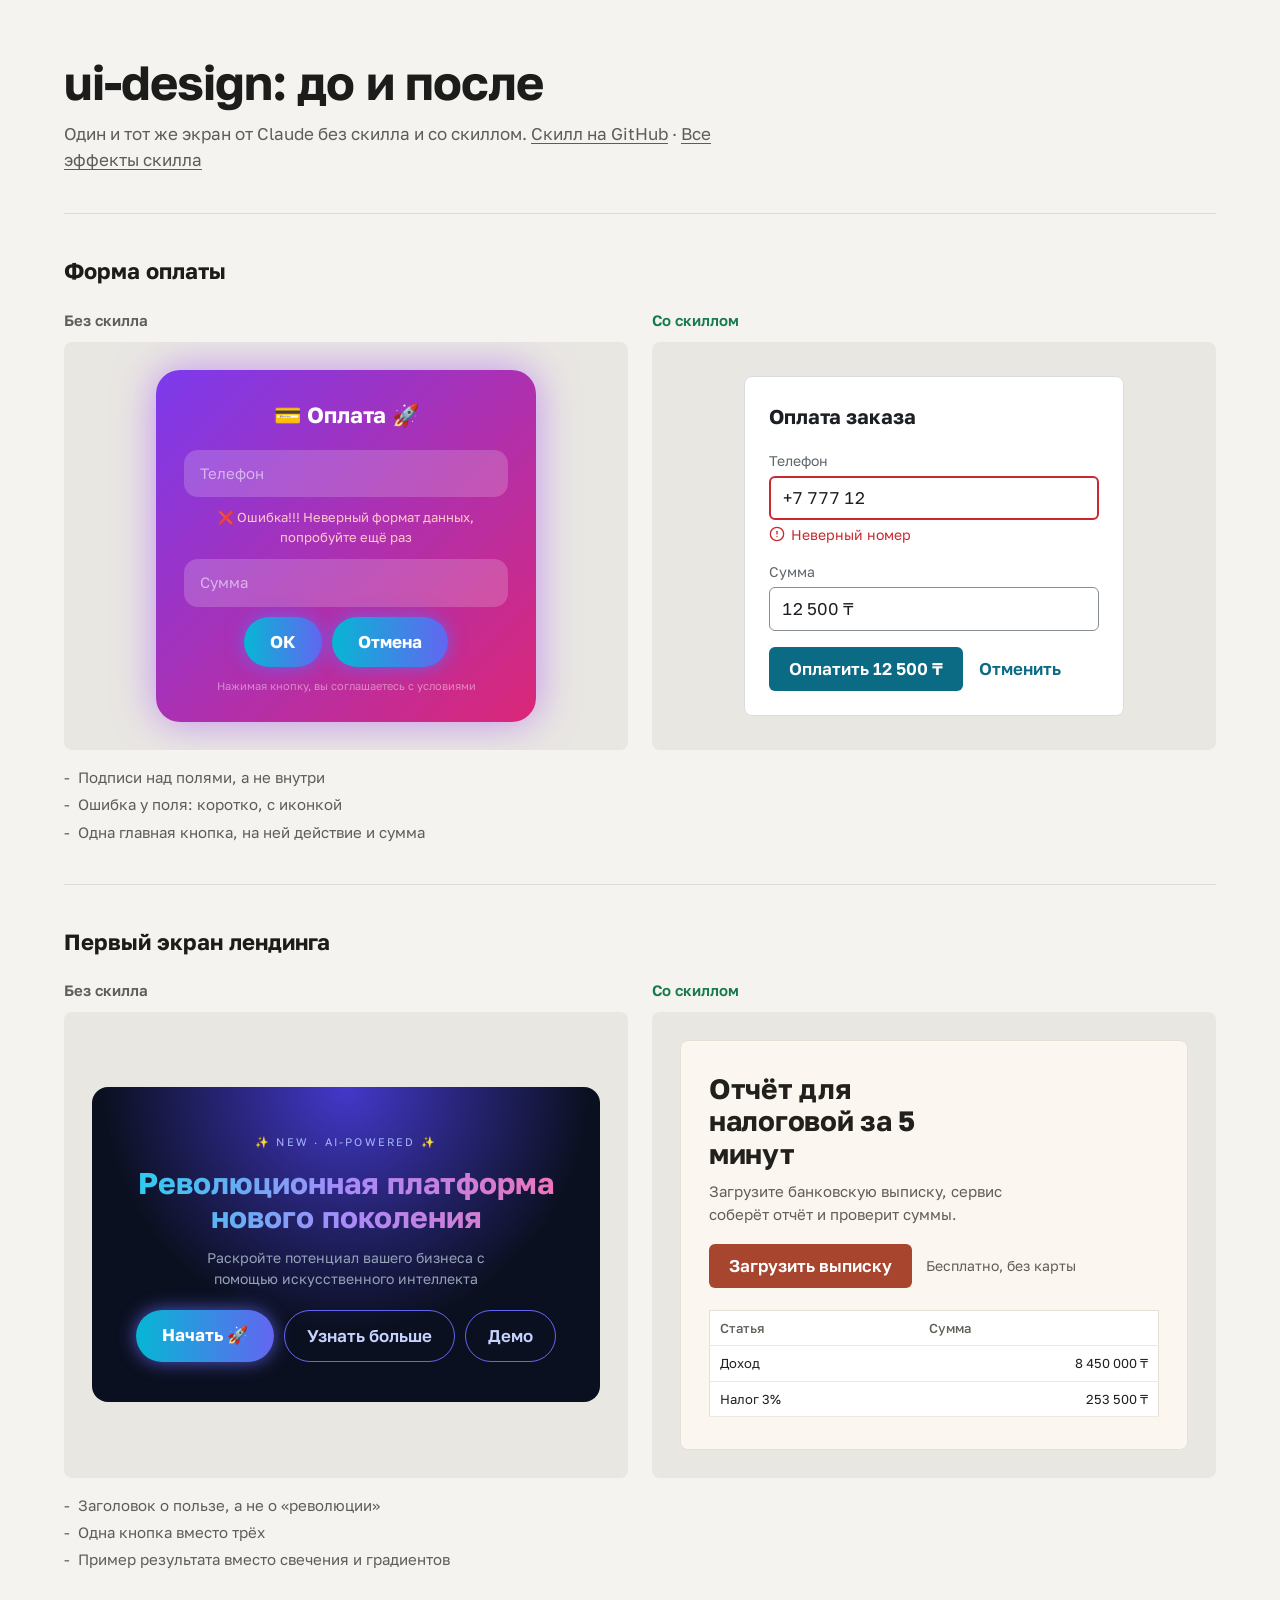
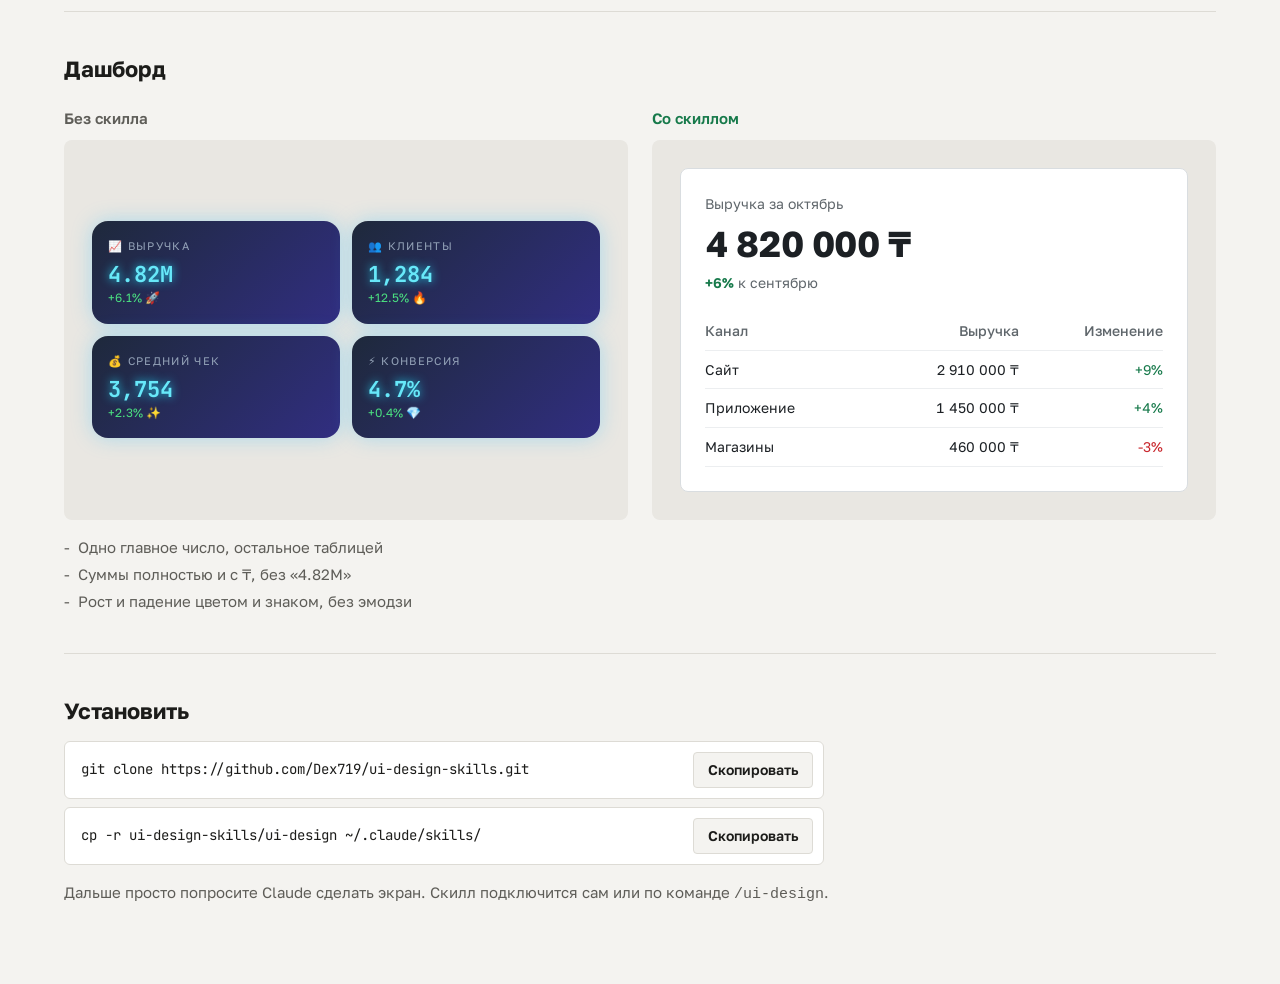
<file: site/index.html>
<!doctype html>
<html lang="ru">
<head>
<meta charset="utf-8">
<meta name="viewport" content="width=device-width, initial-scale=1">
<title>ui-design - до и после</title>
<meta name="description" content="Скилл ui-design для Claude: один и тот же интерфейс без скилла и со скиллом.">
<link rel="icon" href="favicon.svg" type="image/svg+xml">
<link rel="preconnect" href="https://fonts.googleapis.com">
<link rel="preconnect" href="https://fonts.gstatic.com" crossorigin>
<link rel="stylesheet" href="https://fonts.googleapis.com/css2?family=Golos+Text:wght@400..700&family=JetBrains+Mono:wght@400&display=swap">
<style>
:root{
  --bg: #f4f3f0; --text: #1c1c1a; --text-2: #5e5d58; --line: #dddbd5; --surface: #ffffff;
  --font: "Golos Text", system-ui, -apple-system, "Segoe UI", sans-serif;
}
*, *::before, *::after{ box-sizing: border-box; }
body{ margin: 0; background: var(--bg); color: var(--text); font: 17px/1.55 var(--font); }
a{ color: inherit; text-underline-offset: .2em; }
.wrap{ max-width: 1200px; margin: 0 auto; padding: 0 24px; }
@media (max-width: 600px){ .wrap{ padding: 0 16px; } }

header.wrap{ padding-top: 56px; padding-bottom: 40px; }
header h1{ margin: 0; font-size: clamp(32px, 5vw, 48px); line-height: 1.1; letter-spacing: -.02em; }
header p{ margin: 12px 0 0; color: var(--text-2); max-width: 60ch; }

.pair{ padding: 40px 0; border-top: 1px solid var(--line); }
.pair h2{ margin: 0 0 20px; font-size: 22px; }
.cols{ display: grid; grid-template-columns: 1fr 1fr; gap: 24px; }
@media (max-width: 860px){ .cols{ grid-template-columns: 1fr; } }
.col{ min-width: 0; display: flex; flex-direction: column; }
.col .stage{ flex: 1; }
@media (max-width: 600px){ .stage{ padding: 16px; min-height: 0; } .b-hero h3, .a-hero h3{ font-size: 24px; } }
.col > p{ margin: 0 0 10px; font-size: 15px; font-weight: 600; color: var(--text-2); }
.col.after > p{ color: #16794a; }
.stage{ min-height: 360px; border-radius: 8px; overflow: hidden; display: grid; place-items: center; padding: 28px; background: #e9e7e2; }
.what{ margin: 16px 0 0; padding: 0; list-style: none; display: grid; gap: 4px; font-size: 15px; color: var(--text-2); }
.what li::before{ content: "-"; margin-right: 8px; }

footer.wrap{ padding-bottom: 64px; }
footer .in{ padding-top: 40px; border-top: 1px solid var(--line); }
footer h2{ margin: 0 0 12px; font-size: 22px; }
.cmd{ display: flex; gap: 12px; align-items: center; background: var(--surface); border: 1px solid var(--line); border-radius: 6px; padding: 10px 10px 10px 16px; margin-top: 8px; max-width: 760px; }
.cmd code{ flex: 1; font: 14px/1.5 "JetBrains Mono", ui-monospace, monospace; overflow-wrap: anywhere; }
.cmd button{ flex: none; min-height: 36px; padding: 0 14px; border: 1px solid var(--line); border-radius: 4px; background: var(--bg); font: 600 14px var(--font); color: var(--text); cursor: pointer; }
.cmd button:hover{ background: var(--line); }
footer .note{ margin-top: 16px; font-size: 15px; color: var(--text-2); }

/* ===== ДО: типичный интерфейс «по привычке» ===== */
.b-pay{ width: 100%; max-width: 380px; padding: 28px; border-radius: 24px; color: #fff; background: linear-gradient(135deg, #7c3aed, #db2777); box-shadow: 0 0 40px rgba(168, 85, 247, .6); text-align: center; }
.b-pay h3{ margin: 0 0 18px; font-size: 22px; }
.b-pay .in{ display: block; margin: 10px 0; padding: 12px 16px; border-radius: 14px; background: rgba(255,255,255,.18); color: rgba(255,255,255,.55); text-align: left; font-size: 15px; }
.b-pay .err{ margin: 6px 0 12px; font-size: 13px; color: #fecaca; }
.b-pay .fine{ margin: 10px 0 0; font-size: 11px; color: rgba(255,255,255,.45); }
.b-btns{ display: flex; gap: 10px; justify-content: center; margin-top: 8px; }
.b-btn{ padding: 12px 26px; border-radius: 999px; font-weight: 700; color: #fff; background: linear-gradient(90deg, #06b6d4, #6366f1); box-shadow: 0 0 18px rgba(99,102,241,.8); }

.b-hero{ width: 100%; padding: 40px 24px; border-radius: 16px; text-align: center; color: #fff; background: radial-gradient(circle at 50% 0%, #4338ca 0%, #0b1020 60%); }
.b-hero .kick{ font-size: 11px; letter-spacing: .2em; text-transform: uppercase; color: #a5b4fc; }
.b-hero h3{ margin: 12px 0; font-size: 30px; line-height: 1.15; background: linear-gradient(90deg, #22d3ee, #a78bfa, #f472b6); -webkit-background-clip: text; background-clip: text; color: transparent; }
.b-hero p{ margin: 0 auto 20px; max-width: 34ch; font-size: 14px; color: #94a3b8; }
.b-hero .b-btns{ flex-wrap: wrap; }
.b-hero .ghost{ padding: 12px 22px; border-radius: 999px; border: 1px solid #6366f1; color: #c7d2fe; font-weight: 600; }

.b-dash{ width: 100%; display: grid; grid-template-columns: 1fr 1fr; gap: 12px; }
.b-tile{ padding: 16px; border-radius: 16px; color: #fff; background: linear-gradient(135deg, #1e293b, #312e81); box-shadow: 0 0 20px rgba(56,189,248,.35); }
.b-tile .l{ font-size: 11px; letter-spacing: .12em; text-transform: uppercase; color: #94a3b8; }
.b-tile .v{ margin-top: 6px; font: 700 22px "JetBrains Mono", monospace; color: #67e8f9; text-shadow: 0 0 10px #22d3ee; }
.b-tile .d{ font-size: 12px; color: #4ade80; }

/* ===== ПОСЛЕ: со скиллом ===== */
.a-pay{ width: 100%; max-width: 380px; padding: 24px; border-radius: 8px; background: #fff; border: 1px solid #d9dde0; color: #1c2024; }
.a-pay h3{ margin: 0 0 18px; font-size: 20px; }
.a-field{ margin-bottom: 16px; }
.a-field .lab{ display: block; font-size: 14px; color: #5f666b; margin-bottom: 4px; }
.a-field .in{ display: block; padding: 0 12px; height: 44px; line-height: 42px; border: 1px solid #868e93; border-radius: 6px; font-variant-numeric: tabular-nums; }
.a-field.bad .in{ border-color: #c9282e; border-width: 2px; line-height: 40px; }
.a-field .err{ display: flex; align-items: center; gap: 6px; margin-top: 4px; font-size: 14px; color: #c9282e; }
.a-field .err svg{ width: 16px; height: 16px; fill: none; stroke: currentColor; stroke-width: 2; stroke-linecap: round; stroke-linejoin: round; }
.a-btns{ display: flex; align-items: center; gap: 16px; margin-top: 8px; }
.a-btn{ display: inline-flex; align-items: center; height: 44px; padding: 0 20px; border-radius: 6px; background: #0b6b84; color: #fff; font-weight: 600; }
.a-link{ color: #0b6b84; font-weight: 600; }

.a-hero{ width: 100%; padding: 32px 28px; border-radius: 8px; background: #fbf7f0; color: #22201c; border: 1px solid #e6dfd3; }
.a-hero h3{ margin: 0; font-size: 28px; line-height: 1.15; letter-spacing: -.01em; max-width: 16ch; }
.a-hero p{ margin: 10px 0 18px; font-size: 15px; color: #625e57; max-width: 36ch; }
.a-hero .row{ display: flex; align-items: center; gap: 14px; flex-wrap: wrap; }
.a-hero .a-btn{ background: #a8452e; }
.a-hero .free{ font-size: 14px; color: #625e57; }
.a-hero table{ margin-top: 22px; width: 100%; border-collapse: collapse; font-size: 13px; background: #fff; border: 1px solid #e6dfd3; }
.a-hero th, .a-hero td{ padding: 7px 10px; text-align: left; border-bottom: 1px solid #efe9df; }
.a-hero th{ font-weight: 500; color: #625e57; }
.a-hero td.n{ text-align: right; font-variant-numeric: tabular-nums; }

.a-dash{ width: 100%; padding: 24px; border-radius: 8px; background: #fff; border: 1px solid #d9dde0; color: #1c2024; }
.a-dash .l{ font-size: 14px; color: #5f666b; }
.a-dash .big{ margin-top: 2px; font-size: 36px; font-weight: 700; letter-spacing: -.01em; font-variant-numeric: tabular-nums; }
.a-dash .d{ font-size: 14px; color: #5f666b; }
.a-dash .d b{ color: #16794a; font-weight: 600; }
.a-dash table{ margin-top: 18px; width: 100%; border-collapse: collapse; font-size: 14px; }
.a-dash th, .a-dash td{ padding: 8px 0; text-align: left; border-bottom: 1px solid #eceef0; }
.a-dash th{ font-weight: 500; color: #5f666b; }
.a-dash .n{ text-align: right; font-variant-numeric: tabular-nums; }
.a-dash .up{ color: #16794a; } .a-dash .down{ color: #c9282e; }
</style>
</head>
<body>

<header class="wrap">
  <h1>ui-design: до и после</h1>
  <p>Один и тот же экран от Claude без скилла и со скиллом. <a href="https://github.com/Dex719/ui-design-skills">Скилл на GitHub</a> · <a href="effects/demo.html">Все эффекты скилла</a></p>
</header>

<main class="wrap">

  <section class="pair">
    <h2>Форма оплаты</h2>
    <div class="cols">
      <div class="col">
        <p>Без скилла</p>
        <div class="stage" aria-hidden="true">
          <div class="b-pay">
            <h3>💳 Оплата 🚀</h3>
            <span class="in">Телефон</span>
            <p class="err">❌ Ошибка!!! Неверный формат данных, попробуйте ещё раз</p>
            <span class="in">Сумма</span>
            <div class="b-btns"><span class="b-btn">ОК</span><span class="b-btn">Отмена</span></div>
            <p class="fine">Нажимая кнопку, вы соглашаетесь с условиями</p>
          </div>
        </div>
      </div>
      <div class="col after">
        <p>Со скиллом</p>
        <div class="stage" aria-hidden="true">
          <div class="a-pay">
            <h3>Оплата заказа</h3>
            <div class="a-field bad">
              <span class="lab">Телефон</span>
              <span class="in">+7 777 12</span>
              <span class="err"><svg viewBox="0 0 24 24"><circle cx="12" cy="12" r="10"/><line x1="12" x2="12" y1="8" y2="12"/><line x1="12" x2="12.01" y1="16" y2="16"/></svg>Неверный номер</span>
            </div>
            <div class="a-field">
              <span class="lab">Сумма</span>
              <span class="in">12 500 ₸</span>
            </div>
            <div class="a-btns"><span class="a-btn">Оплатить 12 500 ₸</span><span class="a-link">Отменить</span></div>
          </div>
        </div>
      </div>
    </div>
    <ul class="what">
      <li>Подписи над полями, а не внутри</li>
      <li>Ошибка у поля: коротко, с иконкой</li>
      <li>Одна главная кнопка, на ней действие и сумма</li>
    </ul>
  </section>

  <section class="pair">
    <h2>Первый экран лендинга</h2>
    <div class="cols">
      <div class="col">
        <p>Без скилла</p>
        <div class="stage" aria-hidden="true">
          <div class="b-hero">
            <span class="kick">✨ New · AI-powered ✨</span>
            <h3>Революционная платформа нового поколения</h3>
            <p>Раскройте потенциал вашего бизнеса с помощью искусственного интеллекта</p>
            <div class="b-btns"><span class="b-btn">Начать 🚀</span><span class="ghost">Узнать больше</span><span class="ghost">Демо</span></div>
          </div>
        </div>
      </div>
      <div class="col after">
        <p>Со скиллом</p>
        <div class="stage" aria-hidden="true">
          <div class="a-hero">
            <h3>Отчёт для налоговой за 5 минут</h3>
            <p>Загрузите банковскую выписку, сервис соберёт отчёт и проверит суммы.</p>
            <div class="row"><span class="a-btn">Загрузить выписку</span><span class="free">Бесплатно, без карты</span></div>
            <table>
              <tr><th>Статья</th><th class="n">Сумма</th></tr>
              <tr><td>Доход</td><td class="n">8 450 000 ₸</td></tr>
              <tr><td>Налог 3%</td><td class="n">253 500 ₸</td></tr>
            </table>
          </div>
        </div>
      </div>
    </div>
    <ul class="what">
      <li>Заголовок о пользе, а не о «революции»</li>
      <li>Одна кнопка вместо трёх</li>
      <li>Пример результата вместо свечения и градиентов</li>
    </ul>
  </section>

  <section class="pair">
    <h2>Дашборд</h2>
    <div class="cols">
      <div class="col">
        <p>Без скилла</p>
        <div class="stage" aria-hidden="true">
          <div class="b-dash">
            <div class="b-tile"><div class="l">📈 Выручка</div><div class="v">4.82M</div><div class="d">+6.1% 🚀</div></div>
            <div class="b-tile"><div class="l">👥 Клиенты</div><div class="v">1,284</div><div class="d">+12.5% 🔥</div></div>
            <div class="b-tile"><div class="l">💰 Средний чек</div><div class="v">3,754</div><div class="d">+2.3% ✨</div></div>
            <div class="b-tile"><div class="l">⚡ Конверсия</div><div class="v">4.7%</div><div class="d">+0.4% 💎</div></div>
          </div>
        </div>
      </div>
      <div class="col after">
        <p>Со скиллом</p>
        <div class="stage" aria-hidden="true">
          <div class="a-dash">
            <div class="l">Выручка за октябрь</div>
            <div class="big">4 820 000 ₸</div>
            <div class="d"><b>+6%</b> к сентябрю</div>
            <table>
              <tr><th>Канал</th><th class="n">Выручка</th><th class="n">Изменение</th></tr>
              <tr><td>Сайт</td><td class="n">2 910 000 ₸</td><td class="n up">+9%</td></tr>
              <tr><td>Приложение</td><td class="n">1 450 000 ₸</td><td class="n up">+4%</td></tr>
              <tr><td>Магазины</td><td class="n">460 000 ₸</td><td class="n down">-3%</td></tr>
            </table>
          </div>
        </div>
      </div>
    </div>
    <ul class="what">
      <li>Одно главное число, остальное таблицей</li>
      <li>Суммы полностью и с ₸, без «4.82M»</li>
      <li>Рост и падение цветом и знаком, без эмодзи</li>
    </ul>
  </section>

</main>

<footer class="wrap"><div class="in">
  <h2>Установить</h2>
  <div class="cmd"><code>git clone https://github.com/Dex719/ui-design-skills.git</code><button type="button">Скопировать</button></div>
  <div class="cmd"><code>cp -r ui-design-skills/ui-design ~/.claude/skills/</code><button type="button">Скопировать</button></div>
  <p class="note">Дальше просто попросите Claude сделать экран. Скилл подключится сам или по команде <code>/ui-design</code>.</p>
</div></footer>

<script>
document.querySelectorAll(".cmd button").forEach(function (b) {
  b.addEventListener("click", function () {
    var text = b.previousElementSibling.textContent;
    navigator.clipboard.writeText(text).then(function () {
      b.textContent = "Скопировано";
      setTimeout(function () { b.textContent = "Скопировать"; }, 1500);
    });
  });
});
</script>
</body>
</html>
</file>
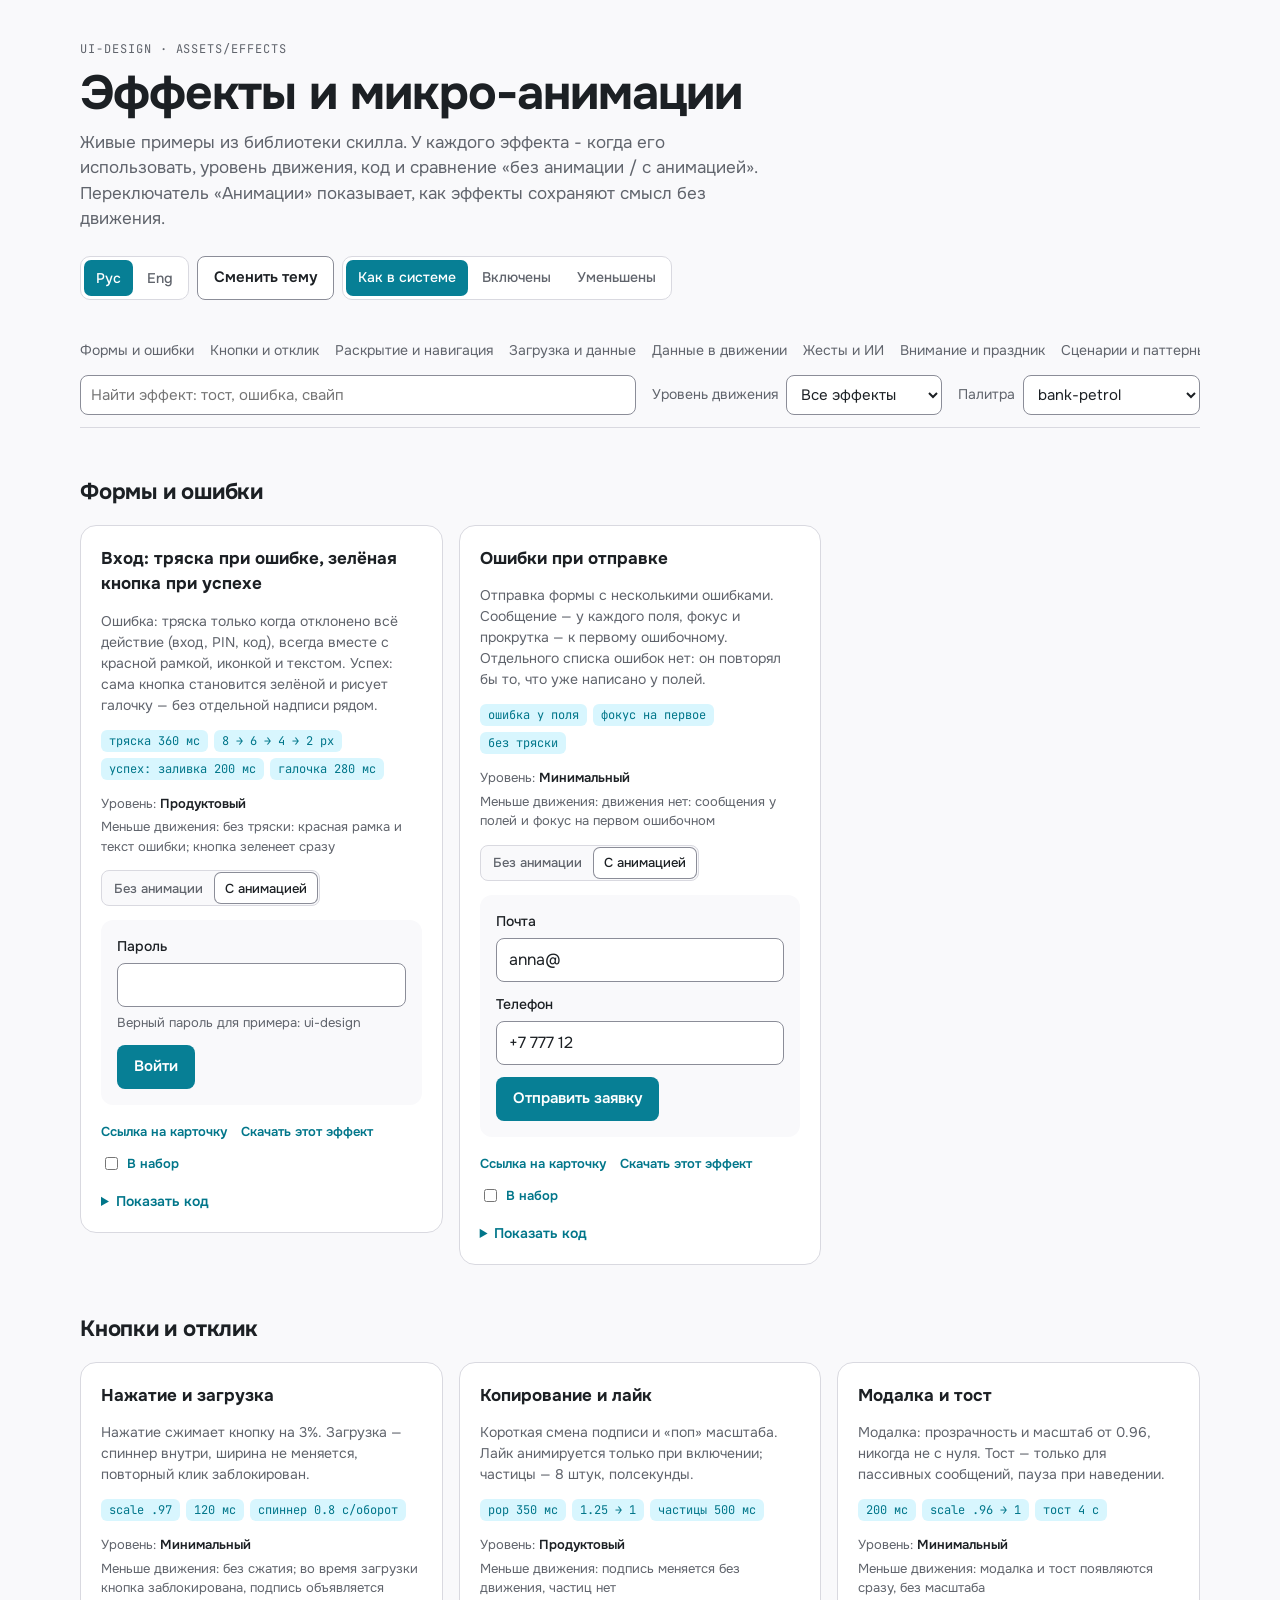
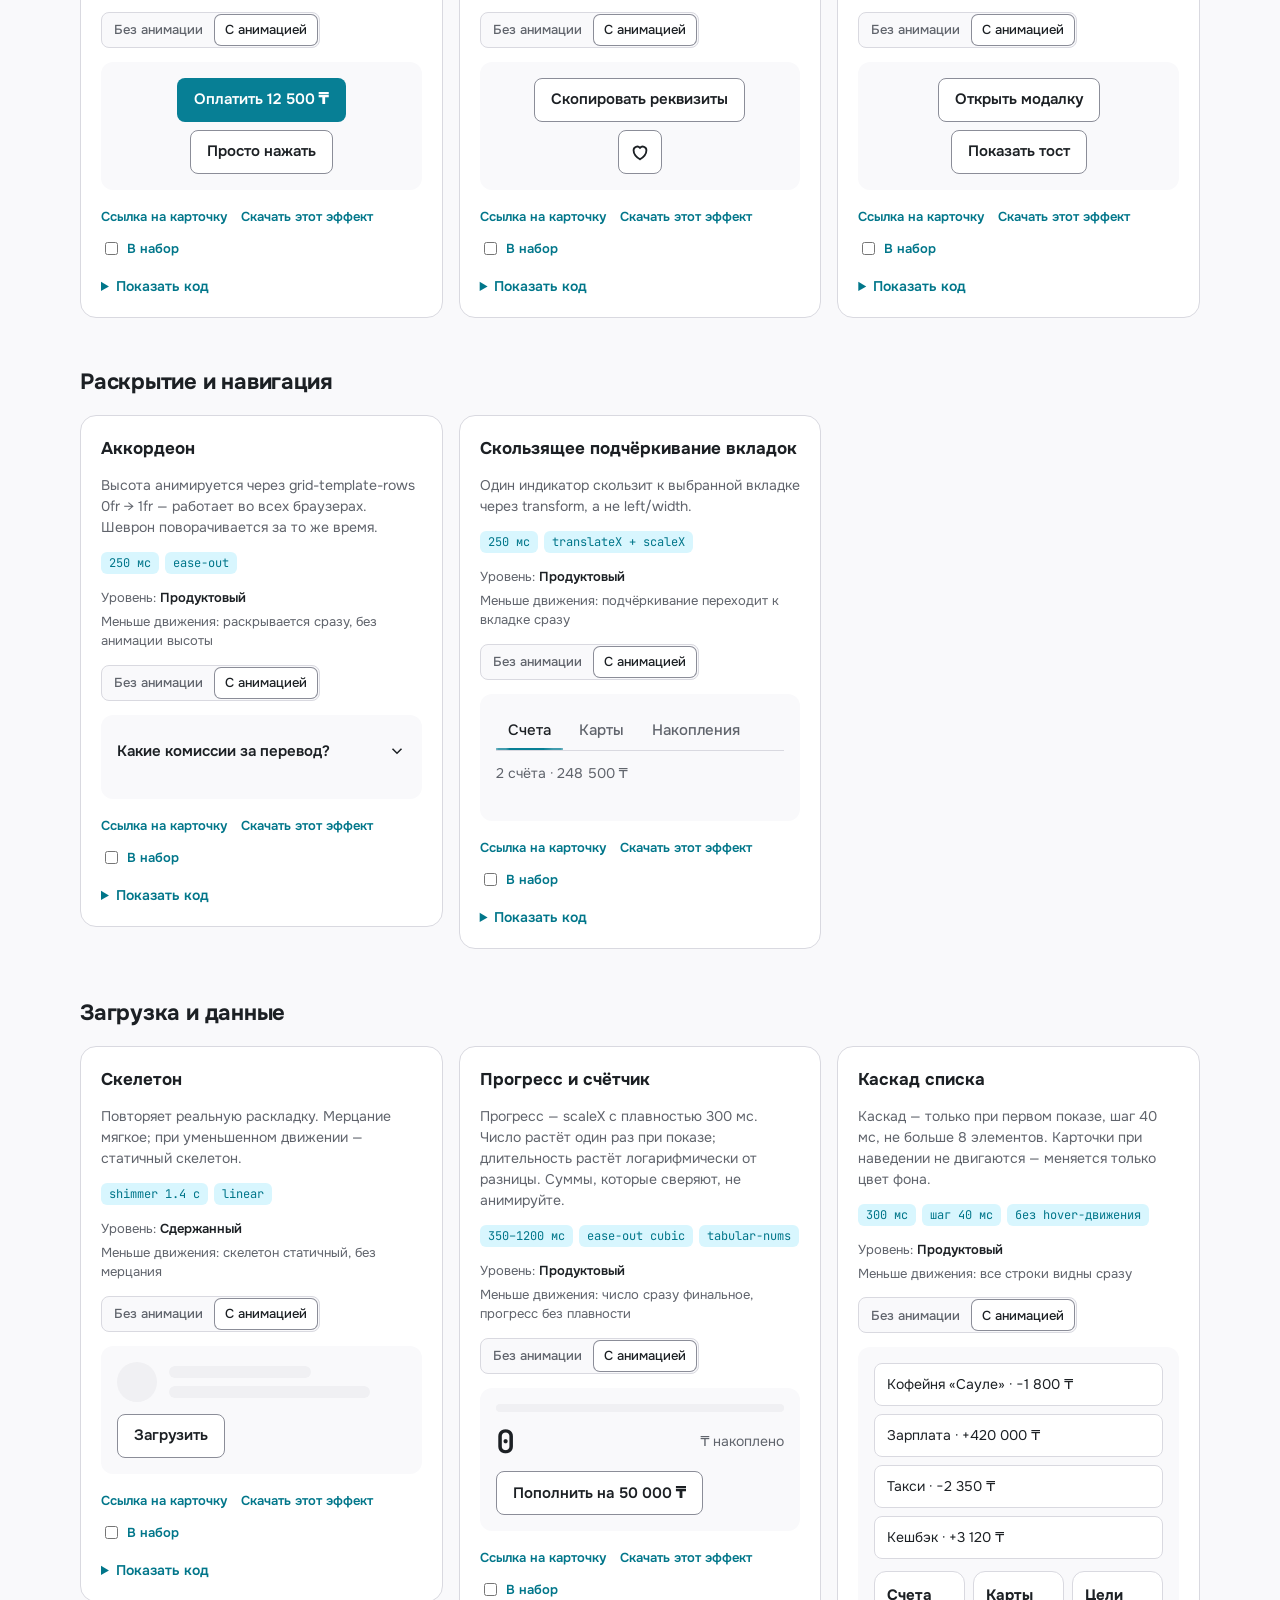
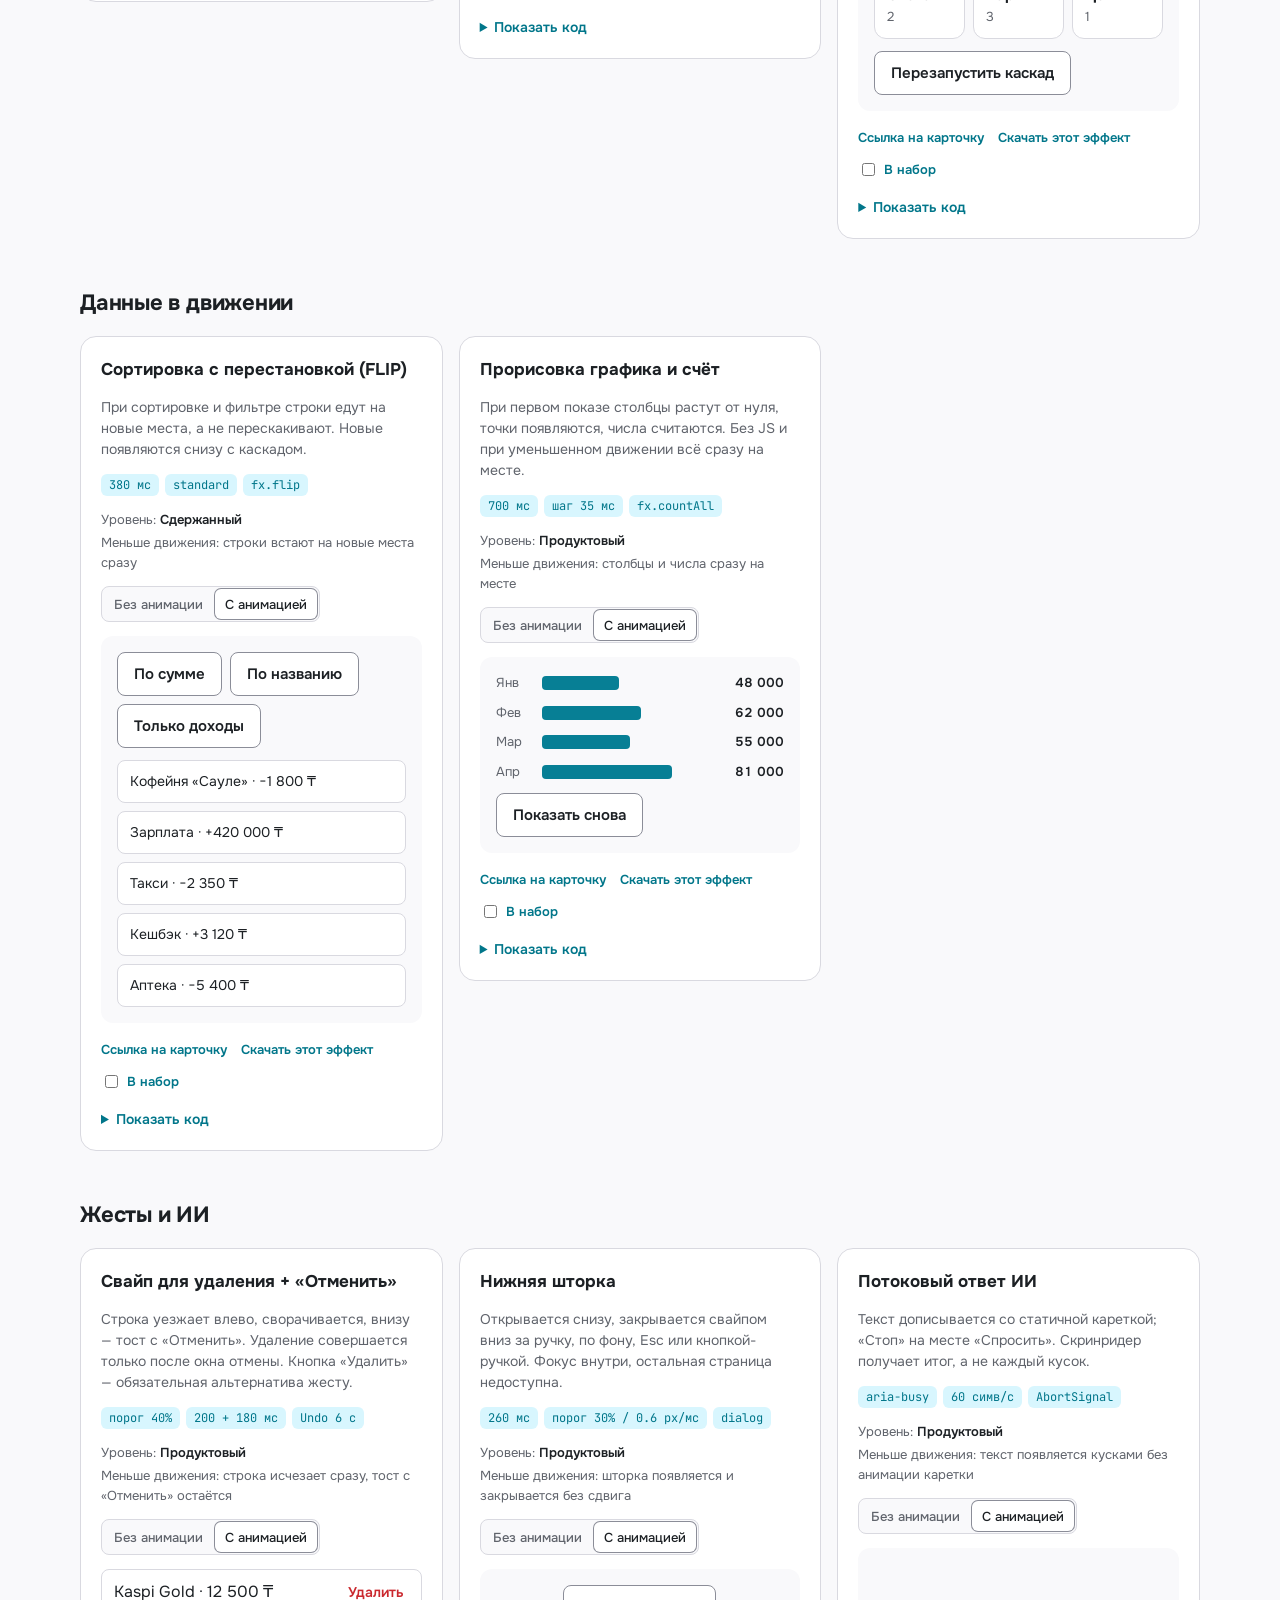
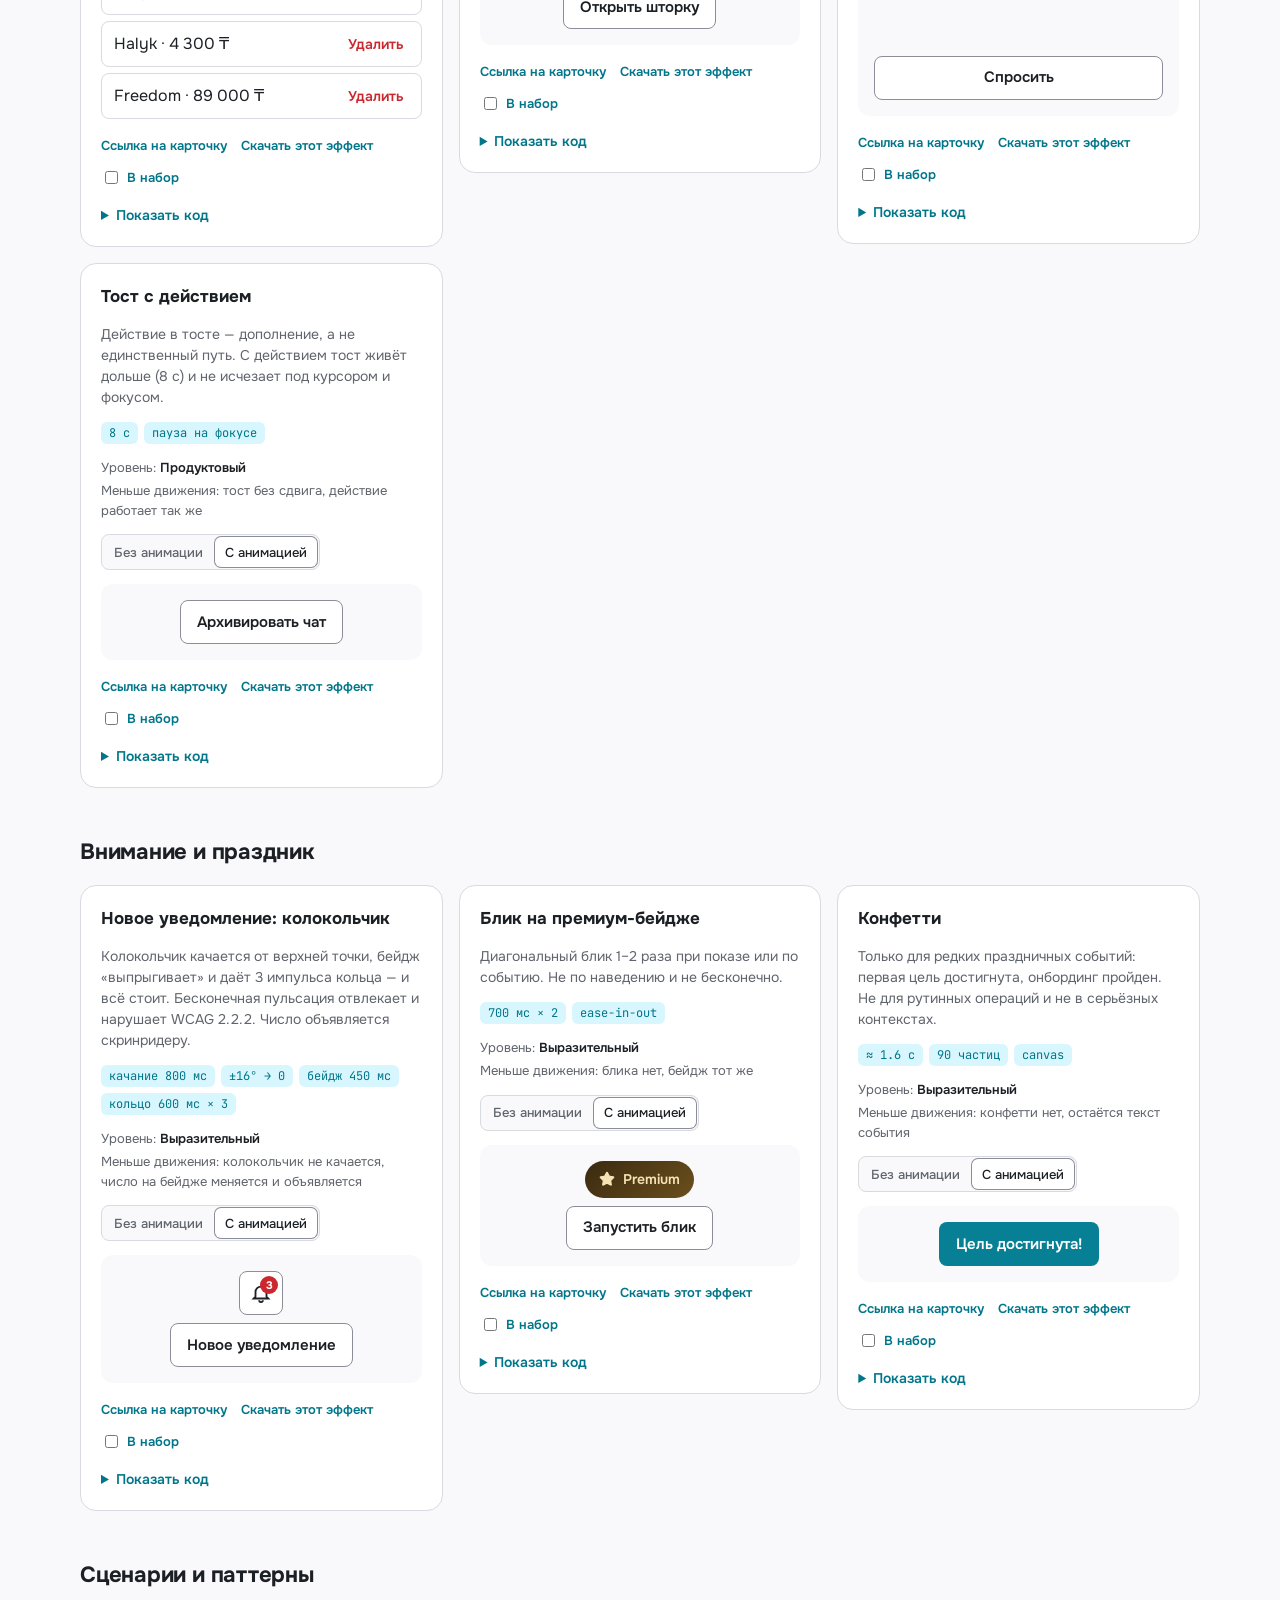
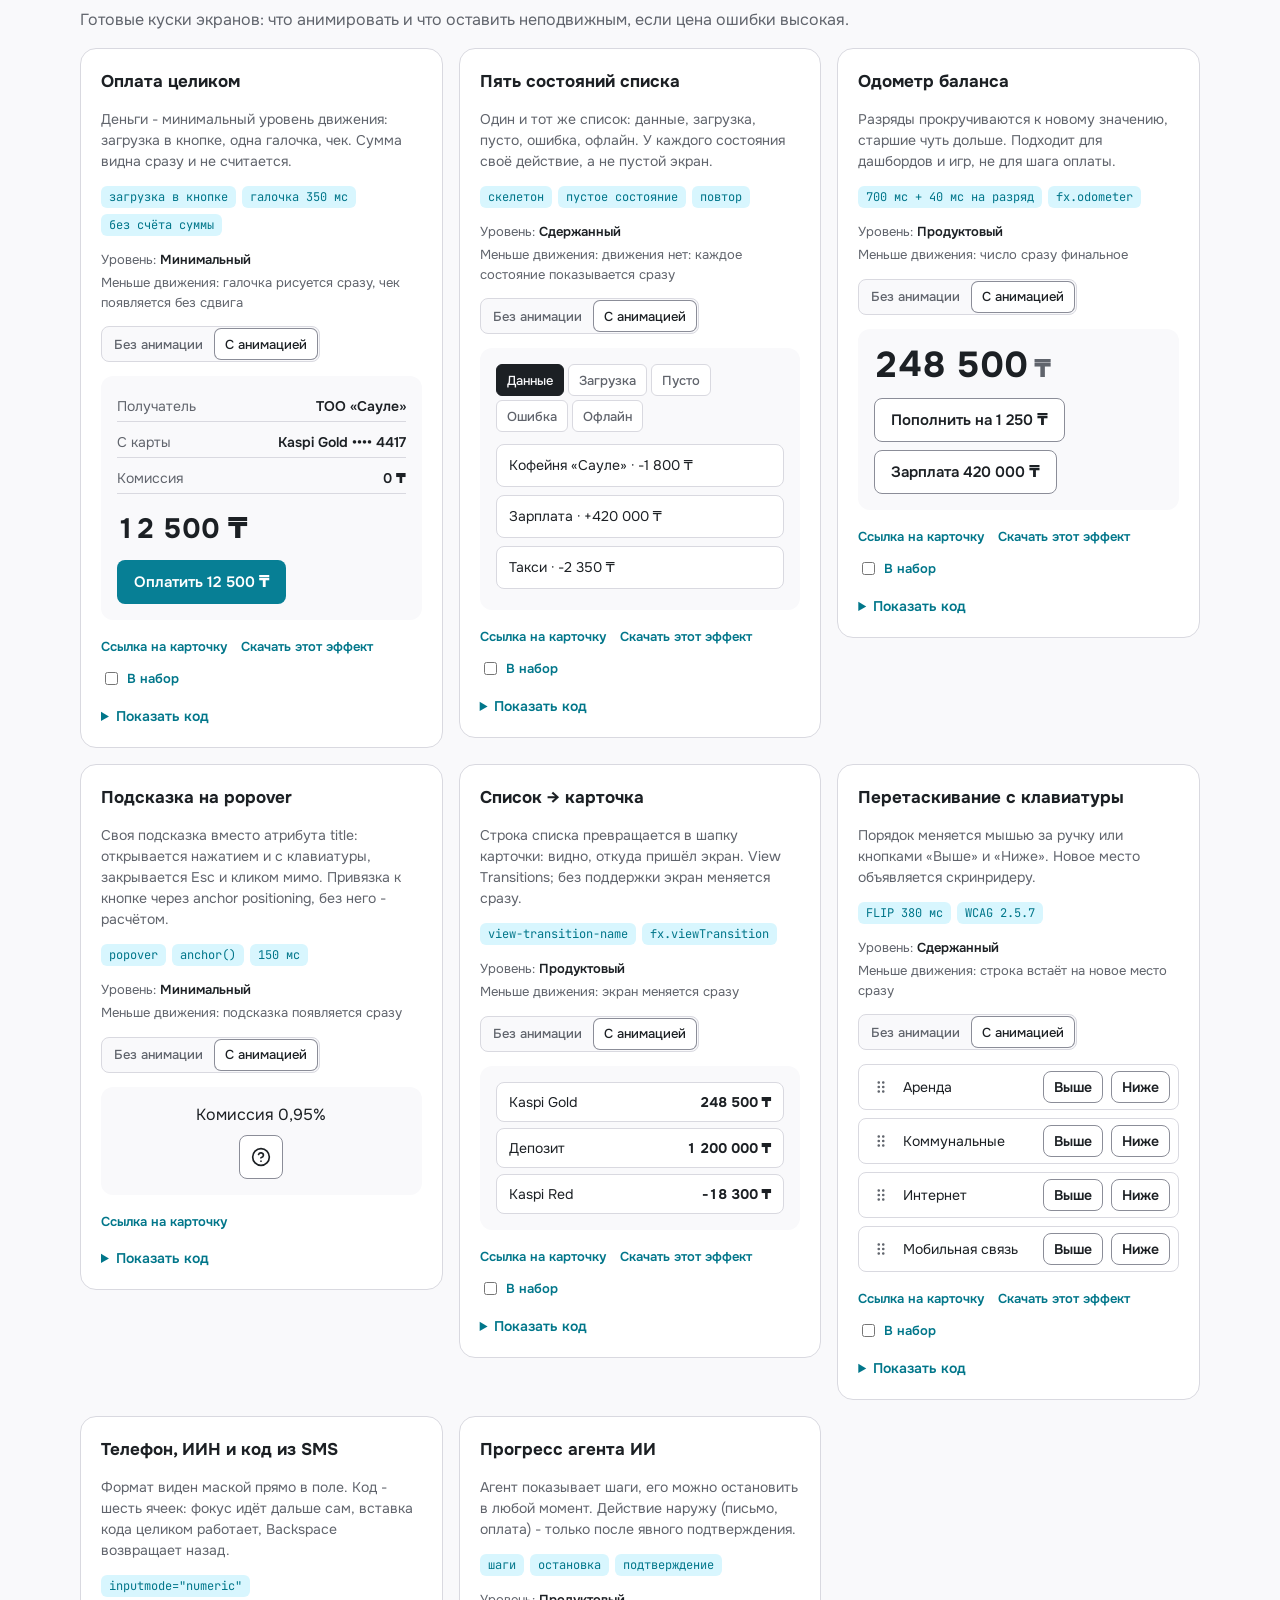
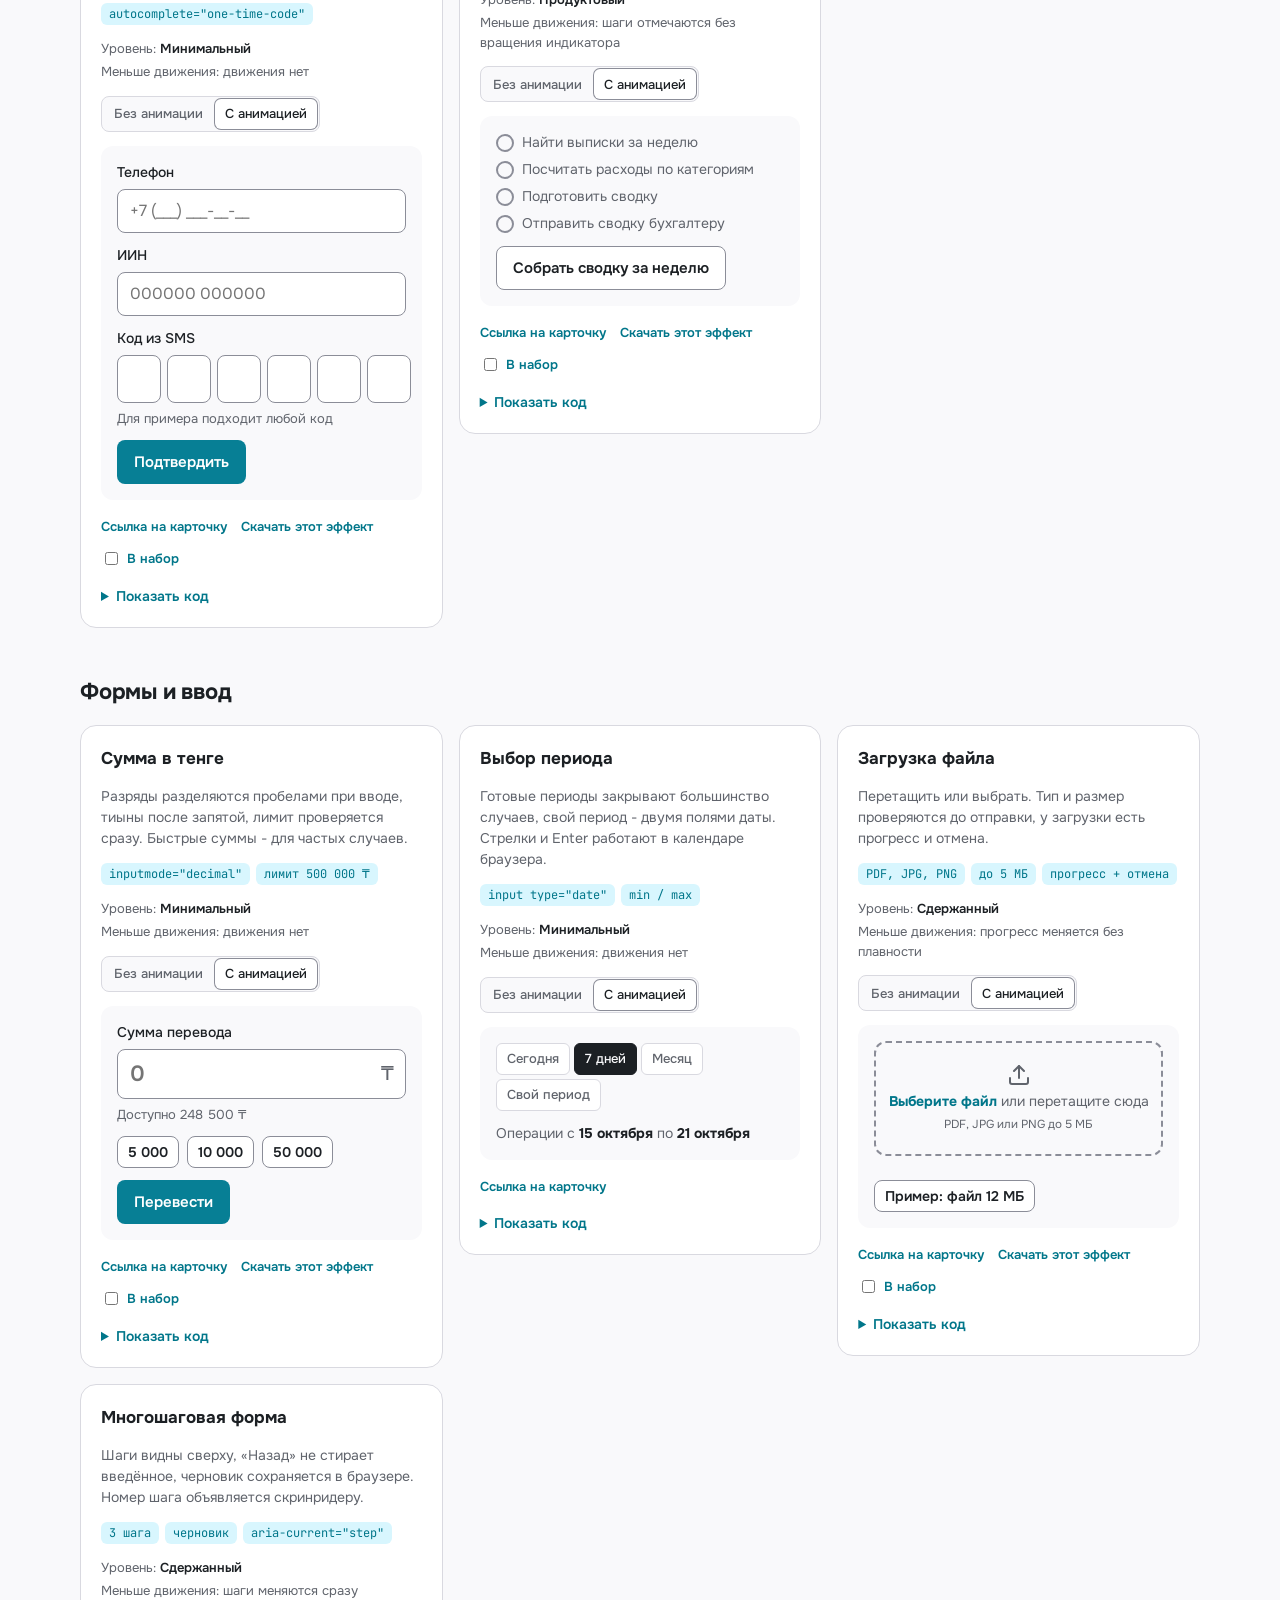
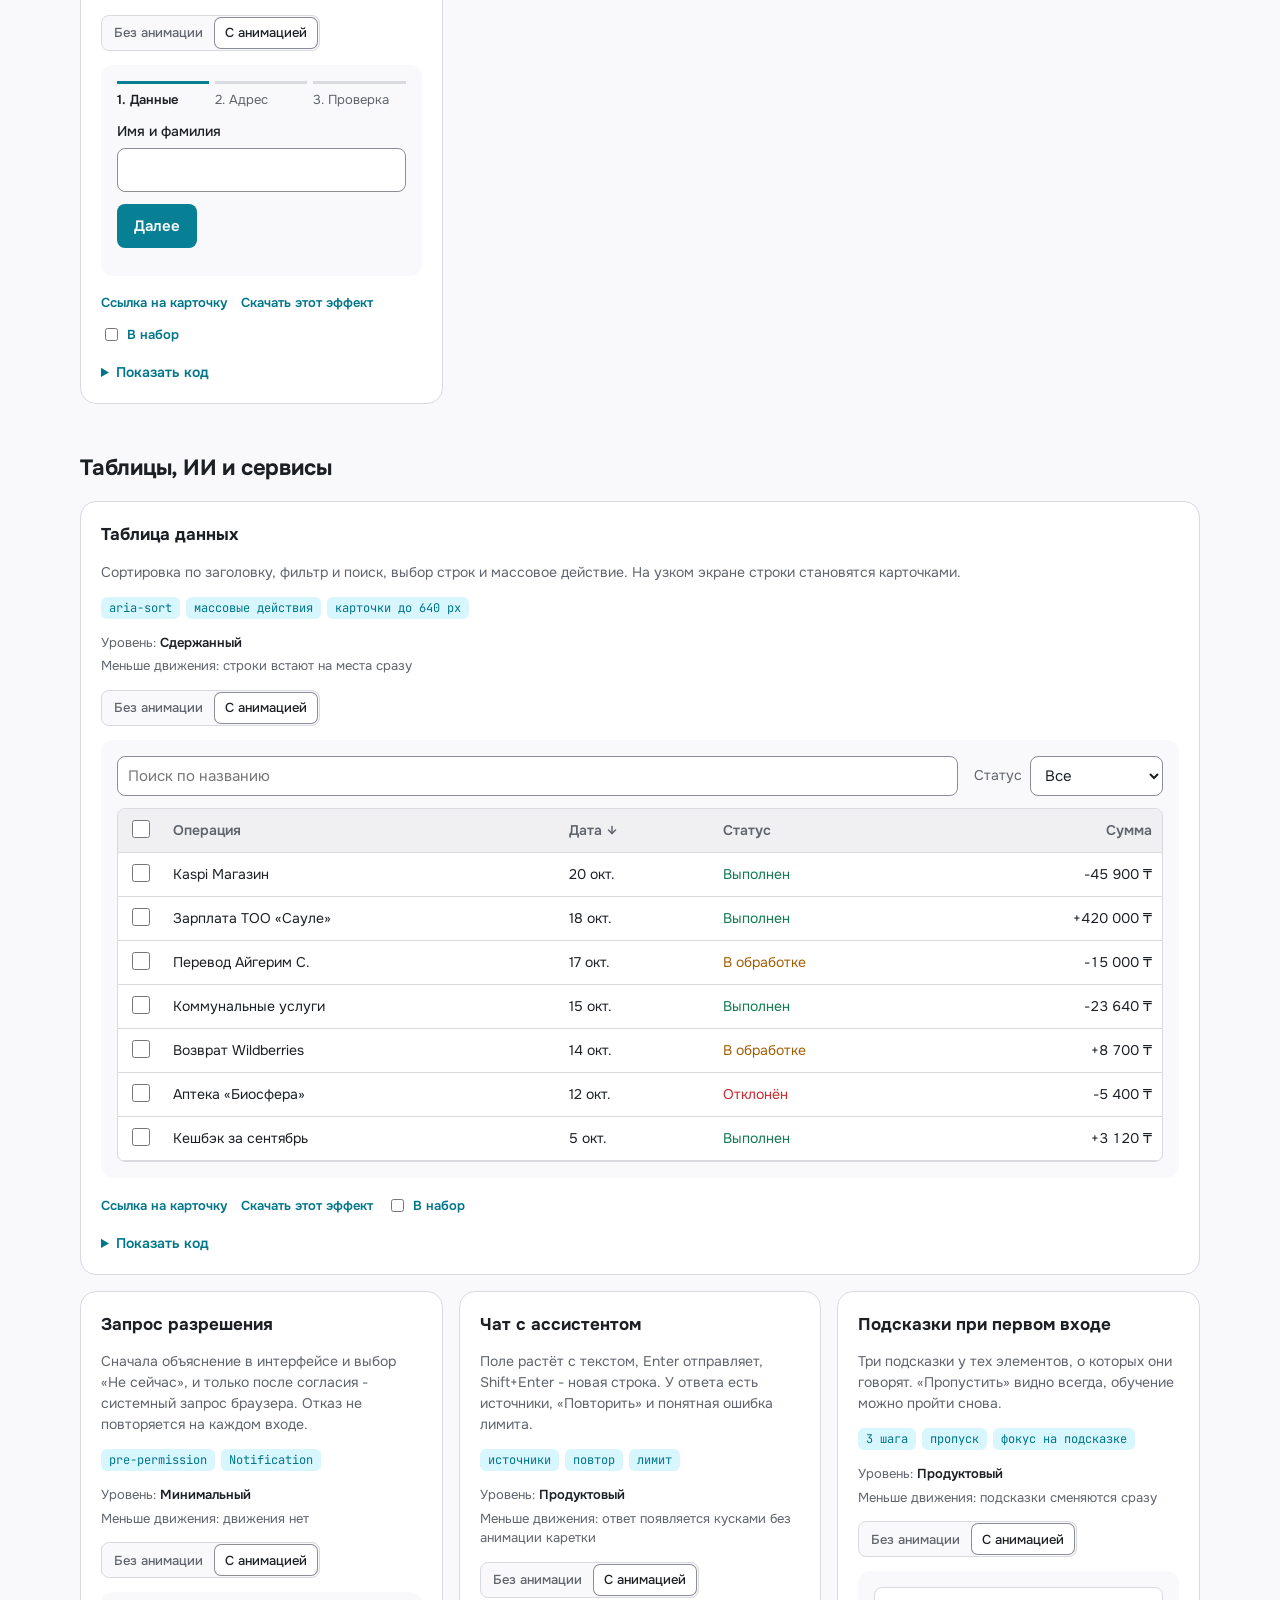
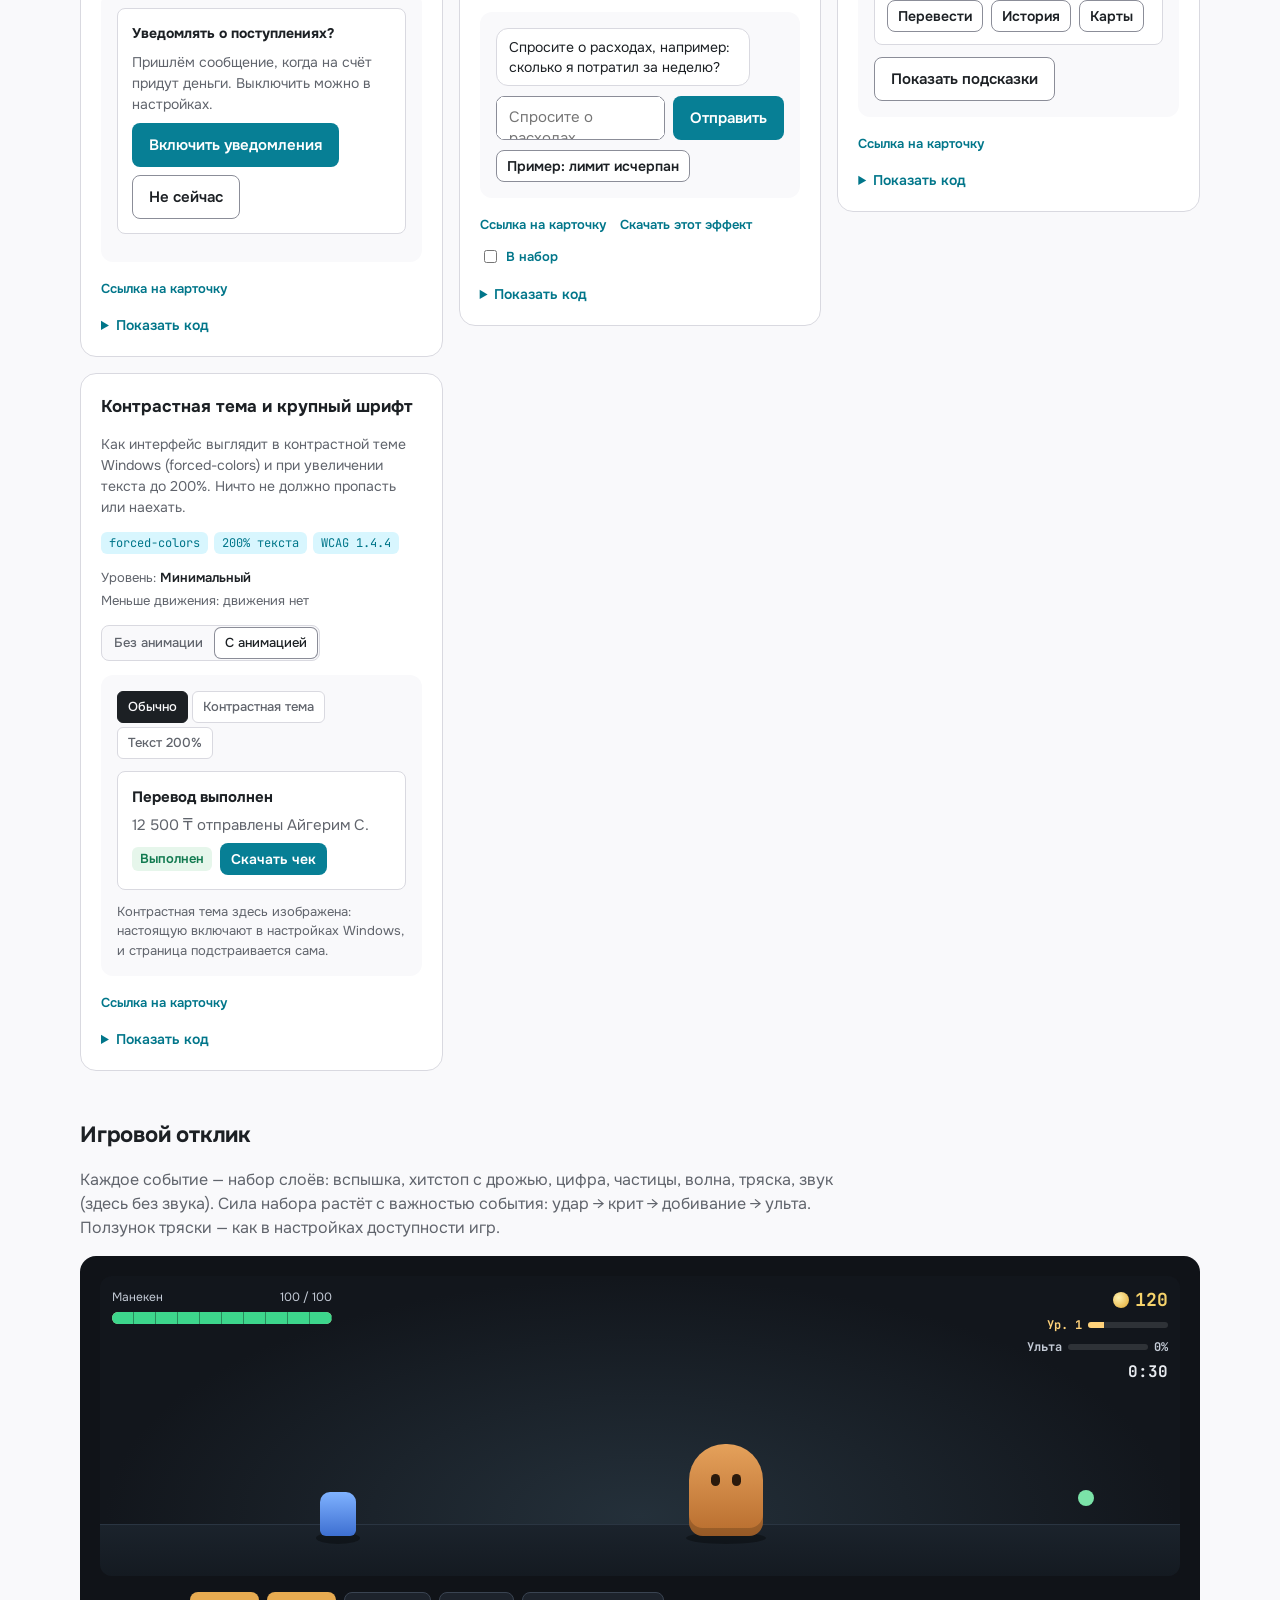
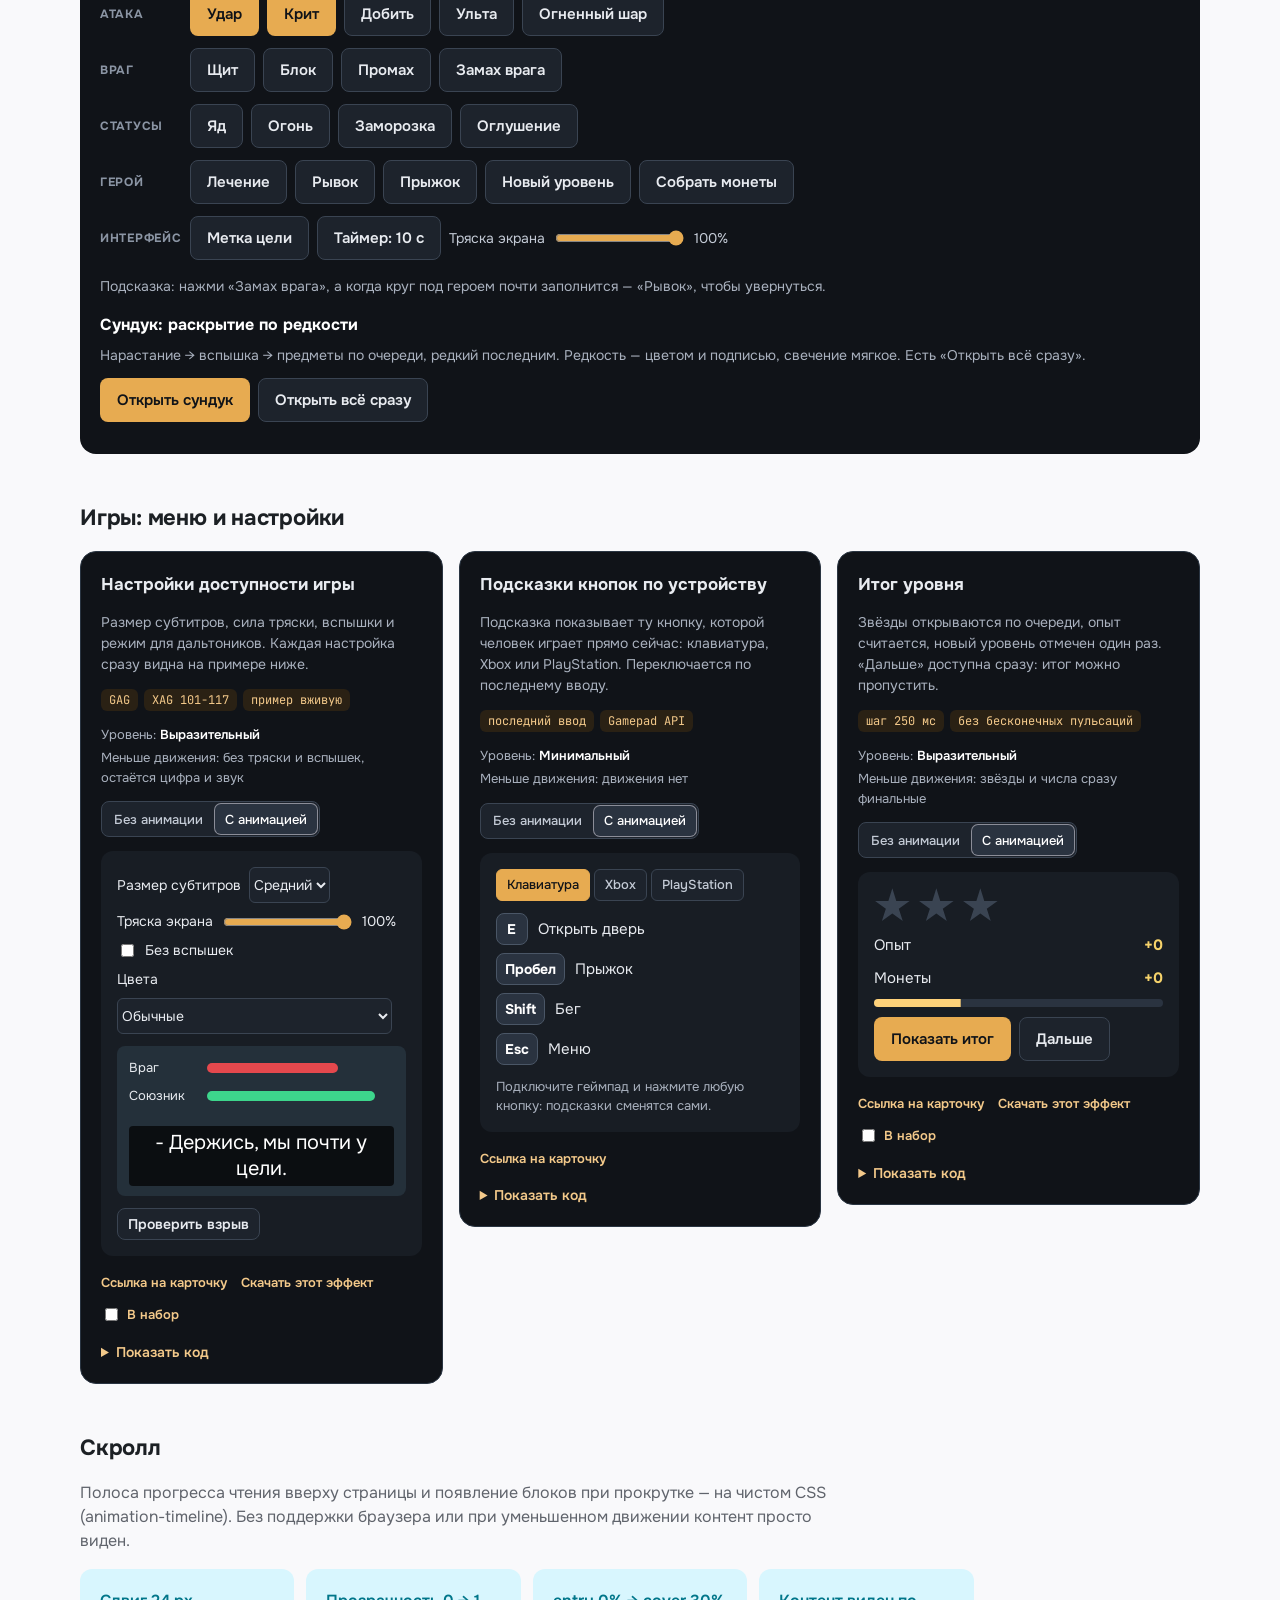
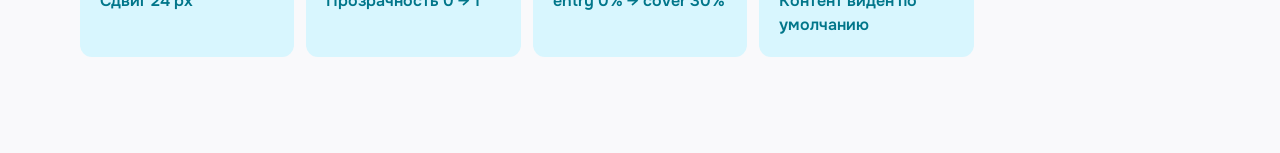
<file: ui-design/assets/effects/demo.html>
<!doctype html>
<html lang="ru">
<head>
<meta charset="utf-8">
<script>try { if (/[?&]lang=en\b/.test(location.search) || (!/[?&]lang=ru\b/.test(location.search) && localStorage.getItem("fx-demo-lang") === "en")) document.documentElement.lang = "en"; } catch (e) {}</script>
<meta name="viewport" content="width=device-width, initial-scale=1, viewport-fit=cover">
<title>Эффекты ui-design</title>
<link rel="stylesheet" href="https://fonts.googleapis.com/css2?family=Onest:wght@400;500;600;700;800;900&family=JetBrains+Mono:wght@400;600;700;800&display=swap">
<link rel="stylesheet" href="../palettes/bank-petrol.css">
<link rel="stylesheet" href="effects.css">
<!-- Палитра, effects.css и effects.js подключаются файлами, а не копиями: витрина всегда показывает текущую библиотеку. -->
<style>
body{ margin: 0; }
/* Layout: витрина эффектов — сетка карточек «что / когда / параметры / живой пример», внизу игровая арена */
:root{
  --font: "Onest", system-ui, -apple-system, "Segoe UI", sans-serif;
  --mono: "JetBrains Mono", ui-monospace, Menlo, monospace;
  --r-sm: 8px; --r-md: 12px; --r-lg: 16px;
  --fx-shimmer: rgb(255 255 255 / .6);
}
@media (prefers-color-scheme: dark){ :root:not([data-theme="light"]){ --fx-shimmer: rgb(255 255 255 / .07); } }
:root[data-theme="dark"]{ --fx-shimmer: rgb(255 255 255 / .07); }

*{ box-sizing: border-box; }
[hidden]{ display: none !important; }
body{
  font-family: var(--font); font-size: 16px; line-height: 1.5;
  padding-left: max(16px, env(safe-area-inset-left, 0px));
  padding-right: max(16px, env(safe-area-inset-right, 0px));
  padding-block: 40px 96px;
}
:focus-visible{ outline: 2px solid var(--focus); outline-offset: 2px; }
.wrap{ max-width: 1120px; margin: 0 auto; display: flex; flex-direction: column; gap: 48px; }

.head{ display: flex; flex-wrap: wrap; justify-content: space-between; align-items: flex-end; gap: 24px; }
.head-text{ display: flex; flex-direction: column; gap: 10px; max-width: 64ch; min-width: 0; }
.eyebrow{ font-family: var(--mono); font-size: 12px; letter-spacing: .08em; text-transform: uppercase; color: var(--text-2); }
h1{ margin: 0; font-size: clamp(2rem, 1.4rem + 2.4vw, 3rem); line-height: 1.08; letter-spacing: -.02em; text-wrap: balance; }
.lede{ margin: 0; color: var(--text-2); font-size: 17px; }

.motion-toggle{ display: inline-flex; align-items: center; gap: 12px; padding: 10px 14px; border-radius: var(--r-md); background: var(--surface); border: 1px solid var(--border); cursor: pointer; font-size: 15px; }
.motion-toggle input{ appearance: none; width: 40px; height: 24px; border-radius: 999px; background: var(--border-strong); position: relative; margin: 0; cursor: pointer; flex: none; }
.motion-toggle input::after{ content: ""; position: absolute; top: 3px; left: 3px; width: 18px; height: 18px; border-radius: 50%; background: #fff; transition: transform .2s var(--fx-ease-out); }
.motion-toggle input:checked{ background: var(--accent); }
.motion-toggle input:checked::after{ transform: translateX(16px); }

.section{ display: flex; flex-direction: column; gap: 16px; }
.section > h2{ margin: 0; font-size: 22px; letter-spacing: -.01em; }
.section > p{ margin: 0; color: var(--text-2); max-width: 70ch; }
.grid{ display: grid; grid-template-columns: repeat(auto-fill, minmax(min(100%, 320px), 1fr)); gap: 16px; align-items: start; }

.card{ background: var(--surface); border: 1px solid var(--border); border-radius: var(--r-lg); padding: 20px; display: flex; flex-direction: column; gap: 14px; min-width: 0; }
.card h3{ margin: 0; font-size: 17px; }
.card .when{ margin: 0; font-size: 14px; color: var(--text-2); }
.chips{ display: flex; flex-wrap: wrap; gap: 6px; }
.chip{ font-family: var(--mono); font-size: 12px; color: var(--accent-text); background: var(--accent-soft); padding: 2px 8px; border-radius: 6px; }
.demo{ background: var(--bg); border-radius: var(--r-md); padding: 16px; display: flex; flex-direction: column; gap: 12px; }
.row{ display: flex; flex-wrap: wrap; gap: 8px; align-items: center; }

.btn{ font: 600 15px/1 var(--font); border-radius: var(--r-sm); padding: 0 16px; min-height: 44px; border: 1px solid transparent; cursor: pointer; display: inline-flex; align-items: center; justify-content: center; gap: 8px; }
.btn-primary{ background: var(--accent); color: var(--on-accent); }
.btn-primary:hover{ background: var(--accent-hover); }
.btn-secondary{ background: var(--surface); color: var(--text); border-color: var(--border-strong); }
.btn-secondary:hover{ background: var(--surface-2); }
.btn:disabled{ cursor: default; }
.btn-icon{ width: 44px; padding: 0; }

.field{ display: flex; flex-direction: column; gap: 6px; }
.field label{ font-size: 14px; font-weight: 500; }
.field input{ font: 16px var(--font); color: var(--text); background: var(--surface); border: 1px solid var(--border-strong); border-radius: var(--r-sm); padding: 10px 12px; min-height: 44px; width: 100%; }
.field .hint{ font-size: 13px; color: var(--text-2); margin: 0; }
.field .err{ font-size: 14px; color: var(--danger); display: flex; gap: 6px; align-items: flex-start; margin: 0; }
.field .err::before{ content: "!"; flex: none; width: 18px; height: 18px; border-radius: 50%; background: var(--danger); color: var(--surface); font-size: 12px; font-weight: 700; display: grid; place-items: center; margin-top: 1px; }
.success{ display: flex; align-items: center; gap: 10px; color: var(--success); font-weight: 600; }
.fx-check{ width: 28px; height: 28px; }
.fx-check circle, .fx-check path{ fill: none; stroke: var(--success); stroke-width: 2.5; stroke-linecap: round; stroke-linejoin: round; }


.heart svg{ width: 22px; height: 22px; }
.heart[aria-pressed="true"] svg path{ fill: var(--danger); stroke: var(--danger); }
.heart svg path{ fill: none; stroke: currentColor; stroke-width: 2; }

dialog.fx-dialog{ border: 0; border-radius: var(--r-lg); padding: 24px; max-width: min(420px, calc(100vw - 32px)); background: var(--surface); color: var(--text); box-shadow: 0 24px 64px -16px rgb(0 0 0 / .35); }
dialog.fx-dialog h4{ margin: 0 0 8px; font-size: 18px; }
dialog.fx-dialog p{ margin: 0 0 20px; color: var(--text-2); }
.fx-toast{ background: var(--text); color: var(--bg); padding: 12px 16px; border-radius: var(--r-md); font-size: 15px; box-shadow: 0 12px 32px -12px rgb(0 0 0 / .4); max-width: min(420px, 100%); }

.acc-head{ width: 100%; display: flex; justify-content: space-between; align-items: center; background: none; border: 0; font: 600 15px var(--font); color: var(--text); padding: 10px 0; cursor: pointer; text-align: left; }
.acc-head svg{ width: 18px; height: 18px; transition: transform 250ms var(--fx-ease-out); }
.acc-head[aria-expanded="true"] svg{ transform: rotate(180deg); }
.acc-body p{ margin: 0 0 10px; color: var(--text-2); font-size: 14px; }
.tablist{ display: flex; gap: 4px; border-bottom: 1px solid var(--border); }
.tablist [role=tab]{ background: none; border: 0; font: 500 15px var(--font); color: var(--text-2); padding: 10px 12px; cursor: pointer; }
.tablist [role=tab][aria-selected="true"]{ color: var(--text); }
.tabpanel{ font-size: 14px; color: var(--text-2); min-height: 42px; }

.sk-line{ height: 12px; }
.sk-row{ display: flex; gap: 12px; align-items: center; }
.sk-avatar{ width: 40px; height: 40px; border-radius: 50%; flex: none; }
.sk-col{ display: flex; flex-direction: column; gap: 8px; flex: 1; }
.person{ display: flex; gap: 12px; align-items: center; }
.person .ava{ width: 40px; height: 40px; border-radius: 50%; background: var(--accent-soft); color: var(--accent-text); display: grid; place-items: center; font-weight: 700; flex: none; }
.person small{ display: block; color: var(--text-2); font-size: 13px; }
.progress{ height: 8px; border-radius: 4px; background: var(--surface-2); overflow: hidden; }
.progress i{ display: block; height: 100%; background: var(--accent); transform-origin: left; transform: scaleX(var(--p, 0)); transition: transform 300ms var(--fx-ease-out); }
.kpi{ font: 600 32px/1.1 var(--mono); font-variant-numeric: tabular-nums; letter-spacing: -.02em; display: inline-block; }

.list{ list-style: none; margin: 0; padding: 0; display: flex; flex-direction: column; gap: 8px; }
.list li{ background: var(--surface); border: 1px solid var(--border); border-radius: var(--r-sm); padding: 10px 12px; font-size: 14px; }
.mini-cards{ display: grid; grid-template-columns: repeat(3, 1fr); gap: 8px; }
.mini{ background: var(--surface); border: 1px solid var(--border); border-radius: var(--r-md); padding: 12px; font-size: 13px; color: var(--text-2); }
.mini b{ display: block; color: var(--text); font-size: 15px; }

.bell{ position: relative; overflow: visible; }
.bell svg{ width: 22px; height: 22px; fill: none; stroke: currentColor; stroke-width: 2; }
.badge{ position: absolute; top: 4px; right: 4px; min-width: 18px; height: 18px; padding: 0 5px; border-radius: 999px; background: var(--danger); color: #fff; font: 700 11px/18px var(--font); text-align: center; }
.premium{ display: inline-flex; align-items: center; gap: 8px; padding: 8px 14px; border-radius: 999px; background: linear-gradient(135deg, #3a2a10, #6b4f1d); color: #f6e3b4; font-weight: 600; font-size: 14px; }

.reveal-grid{ display: grid; grid-template-columns: repeat(auto-fill, minmax(min(100%, 200px), 1fr)); gap: 12px; }
.reveal-grid div{ background: var(--accent-soft); color: var(--accent-text); border-radius: var(--r-md); padding: 20px; font-weight: 600; }

/* ---------- Игровая арена: намеренно одна тёмная тема ---------- */
.arena-wrap{ background: #101318; color: #e8ebf0; border-radius: var(--r-lg); padding: 20px; display: flex; flex-direction: column; gap: 16px; }
.arena-wrap h3{ margin: 0; color: #fff; }
.arena-wrap .when{ color: #a9b1be; margin: 0; font-size: 14px; }
.arena-wrap .chip{ color: #f3c98a; background: #2a2114; }
.arena{ position: relative; height: 260px; border-radius: var(--r-md); overflow: hidden; background: radial-gradient(ellipse at 50% 80%, #24303a, #12161c 70%); }
.scene{ position: absolute; inset: 0; }
.hud{ position: absolute; left: 12px; right: 12px; top: 12px; display: flex; justify-content: space-between; align-items: flex-start; gap: 12px; z-index: 3; }
.hud-left{ display: flex; flex-direction: column; gap: 6px; width: min(220px, 55%); }
.hud-label{ font-size: 12px; color: #c4cbd6; display: flex; justify-content: space-between; }
.hud-right{ display: flex; flex-direction: column; align-items: flex-end; gap: 6px; }
.coins{ display: inline-flex; align-items: center; gap: 6px; font: 700 18px var(--mono); color: #f6d36b; }
.coins i{ width: 16px; height: 16px; border-radius: 50%; background: radial-gradient(circle at 35% 35%, #fff2b0, #e2a72e); display: inline-block; }
.combo{ font: 800 20px var(--mono); color: #fff; min-height: 26px; }
.combo small{ font-size: 12px; color: #c4cbd6; font-weight: 600; }
.timer{ font: 700 16px var(--mono); color: #e8ebf0; display: inline-block; }
.timer.is-warning{ color: #ff8a80; }
.dummy{ position: absolute; left: 50%; bottom: 38px; width: 74px; height: 92px; margin-left: -37px; border-radius: 36px 36px 14px 14px; background: linear-gradient(180deg, #e5a15b, #b86d2e); box-shadow: inset 0 -8px 0 rgb(0 0 0 / .18); }
.dummy::before, .dummy::after{ content: ""; position: absolute; top: 30px; width: 9px; height: 12px; border-radius: 5px; background: #2b1a0c; }
.dummy::before{ left: 22px; } .dummy::after{ right: 22px; }
.shadow{ position: absolute; left: 50%; bottom: 30px; width: 80px; height: 12px; margin-left: -40px; border-radius: 50%; background: rgb(0 0 0 / .35); }
.hero{ position: absolute; left: 16%; bottom: 38px; width: 36px; height: 44px; border-radius: 10px 10px 6px 6px; background: linear-gradient(180deg, #7fb2ff, #3d6fd1); }
.ping-target{ position: absolute; right: 14%; bottom: 60px; width: 16px; height: 16px; border-radius: 50%; background: #7be3a8; color: #7be3a8; }
@media (prefers-reduced-motion: no-preference){
  :root:not([data-motion="reduce"]) .dummy{ animation: bob 2.4s ease-in-out infinite; }
}
@keyframes bob{ 50%{ transform: translateY(-3px); } }
.arena-controls{ display: flex; flex-wrap: wrap; gap: 8px; align-items: center; }
.arena-controls .btn-secondary{ background: #1d232c; color: #e8ebf0; border-color: #3a4452; }
.arena-controls .btn-secondary:hover{ background: #262e39; }
.arena-controls .btn-primary{ background: #e7ab51; color: #101318; }
.arena-controls .btn-primary:hover{ background: #f0b862; }
.slider{ display: inline-flex; align-items: center; gap: 8px; font-size: 14px; color: #c4cbd6; }
.slider input{ accent-color: #e7ab51; }
.loot{ display: flex; gap: 12px; flex-wrap: wrap; }
.slot{ min-width: 72px; height: 72px; border-radius: 12px; background: #1d232c; display: grid; place-items: center; font-size: 12px; color: #a9b1be; text-align: center; padding: 4px 10px; }
.slot.fx-rarity{ color: #fff; }
.slot b{ display: grid; place-items: center; height: 26px; margin-bottom: 2px; }
.slot b svg, .premium svg{ display: block; flex: none; }
.premium svg{ fill: currentColor; }
.arena-wrap :focus-visible{ outline-color: #f0b862; }

@media (max-width: 480px){ .mini-cards{ grid-template-columns: 1fr; } .arena{ height: 240px; } }

.head-actions{ display: flex; flex-wrap: wrap; gap: 8px; align-items: center; }
.bars{ display: flex; flex-direction: column; gap: 10px; }
.barrow{ display: grid; grid-template-columns: 36px 1fr 72px; align-items: center; gap: 10px; font-size: 13px; color: var(--text-2); }
.barrow i{ display: block; height: 14px; border-radius: 4px; background: var(--accent); max-width: 100%; }
.barrow b{ text-align: right; color: var(--text); font-variant-numeric: tabular-nums; font-weight: 600; }
.list li{ transition: background-color 150ms var(--fx-ease-out); }

.motion-seg{ display: inline-flex; padding: 3px; gap: 2px; background: var(--surface); border: 1px solid var(--border); border-radius: 10px; }
.motion-seg input{ position: absolute; opacity: 0; pointer-events: none; }
.motion-seg label{ font-size: 14px; font-weight: 500; padding: 0 12px; min-height: 36px; display: inline-flex; align-items: center; border-radius: 7px; cursor: pointer; color: var(--text-2); }
.motion-seg input:checked + label{ background: var(--accent); color: var(--on-accent); }
.motion-seg input:focus-visible + label{ outline: 2px solid var(--focus); outline-offset: 2px; }
.motion-note{ display: flex; flex-wrap: wrap; align-items: center; justify-content: space-between; gap: 12px 20px; padding: 14px 16px; border-radius: var(--r-md); background: var(--warning-soft); color: var(--text); font-size: 15px; }
.motion-note b{ color: var(--warning); }
.motion-note span{ max-width: 70ch; }

/* ---------- Арена v2 ---------- */
.arena{ height: 300px; }
.floor{ position: absolute; left: 0; right: 0; bottom: 0; height: 52px; background: linear-gradient(#1b232c, #141a21); border-top: 1px solid #2a3542; }
.shadow{ left: 58%; bottom: 32px; }
.hero-shadow{ left: 22%; width: 44px; margin-left: -22px; }
.hero{ left: 22%; margin-left: -18px; bottom: 40px; z-index: 2; }
.dummy-wrap{ position: absolute; left: 58%; bottom: 40px; width: 74px; height: 92px; margin-left: -37px; z-index: 2; }
.dummy{ position: absolute; left: 0; bottom: 0; margin: 0; width: 100%; height: 100%; }
.dummy.is-frozen{ filter: hue-rotate(170deg) saturate(.6) brightness(1.25); box-shadow: inset 0 0 0 3px rgb(200 235 255 / .8), 0 0 18px rgb(140 210 255 / .55); }
.dummy.is-poisoned{ filter: hue-rotate(60deg) saturate(1.3); }
.dummy.is-burning{ filter: saturate(1.4) brightness(1.08) drop-shadow(0 0 8px rgb(255 140 40 / .7)); }
.dummy.is-stunned{ rotate: -5deg; }
.dummy.is-telegraph{ filter: drop-shadow(0 0 14px rgb(255 70 60 / .9)) brightness(1.15); }
.dummy.is-dead{ opacity: 0; }
.ping-target{ right: 8%; bottom: 70px; }
.fxlayer{ position: absolute; inset: 0; pointer-events: none; z-index: 4; }
.screen-flash{ position: absolute; inset: 0; pointer-events: none; opacity: 0; z-index: 5; }
.stamp-layer{ position: absolute; inset: 0; pointer-events: none; z-index: 6; }
.shield{ position: absolute; inset: -14px -16px -6px; border-radius: 50%; border: 2px solid rgb(140 210 255 / .9);
  background: radial-gradient(circle at 35% 30%, rgb(255 255 255 / .35), rgb(120 190 255 / .18) 45%, rgb(120 190 255 / .08) 70%); opacity: 0; scale: .6; pointer-events: none; }
.shield.is-on{ opacity: 1; scale: 1; }
.stun{ position: absolute; left: 50%; top: -18px; width: 60px; height: 16px; margin-left: -30px; opacity: 0; }
.stun.is-on{ opacity: 1; }
.stun i{ position: absolute; top: 4px; width: 9px; height: 9px; background: #ffe066; clip-path: polygon(50% 0, 62% 38%, 100% 38%, 69% 60%, 80% 100%, 50% 76%, 20% 100%, 31% 60%, 0 38%, 38% 38%); }
.stun i:nth-child(1){ left: 0; } .stun i:nth-child(2){ left: 25px; } .stun i:nth-child(3){ left: 50px; }
.danger{ position: absolute; left: 50%; top: -34px; width: 26px; height: 26px; margin-left: -13px; border-radius: 6px; background: #e5484d; color: #fff;
  font: 900 18px/26px var(--font); text-align: center; opacity: 0; scale: .5; }
.danger.is-on{ opacity: 1; scale: 1; }
.aoe{ position: absolute; left: 22%; bottom: 24px; width: 110px; height: 30px; margin-left: -55px; border-radius: 50%;
  border: 2px solid rgb(255 150 60 / .9); background: radial-gradient(closest-side, rgb(255 140 50 / .45) calc(var(--fill, 0) * 100%), rgb(255 140 50 / .12) calc(var(--fill, 0) * 100% + 1%)); opacity: 0; }
.aoe.is-on{ opacity: 1; }
.hp-notches{ position: absolute; inset: 0; background: repeating-linear-gradient(90deg, transparent 0 calc(10% - 1px), rgb(0 0 0 / .35) calc(10% - 1px) 10%); pointer-events: none; }
.statuses{ display: flex; gap: 4px; flex-wrap: wrap; min-height: 22px; }
.st{ position: relative; overflow: hidden; font: 700 11px/1 var(--font); padding: 4px 7px 5px; border-radius: 6px; color: #101318; }
.st i{ position: absolute; left: 0; right: 0; bottom: 0; height: 2px; background: rgb(0 0 0 / .45); transform-origin: left; }
.st.poison{ background: #b6f07a; } .st.burn{ background: #ffaa5e; } .st.freeze{ background: #9fd8ff; } .st.stun{ background: #ffe066; } .st.shield{ background: #8fd0ff; }
.lvl{ display: flex; align-items: center; gap: 6px; font: 700 12px var(--mono); color: #ffd27a; }
.xp{ width: 80px; height: 6px; border-radius: 3px; background: rgb(255 255 255 / .12); overflow: hidden; }
.xp i{ display: block; height: 100%; background: #ffd27a; transform-origin: left; transform: scaleX(var(--xp, .2)); }
.ult{ display: flex; align-items: center; gap: 6px; font: 700 12px var(--mono); color: #c4cbd6; }
.ult-bar{ width: 80px; height: 6px; border-radius: 3px; background: rgb(255 255 255 / .12); overflow: hidden; }
.ult-bar i{ display: block; height: 100%; background: #b07ae6; transform-origin: left; transform: scaleX(var(--ult, 0)); }
.ult.is-ready{ color: #e2c4ff; }
.ult.is-ready .ult-bar i{ background: #d2a6ff; }
.ult-btn:not(:disabled){ background: #b07ae6 !important; color: #101318 !important; border-color: #b07ae6 !important; box-shadow: 0 0 0 3px rgb(176 122 230 / .35); }
.cd-btn{ position: relative; overflow: hidden; }
.cd{ position: absolute; inset: 0; background: conic-gradient(rgb(0 0 0 / .62) calc(var(--cd, 0) * 360deg), transparent 0); pointer-events: none; }
.cd-n{ position: absolute; inset: 0; display: grid; place-items: center; font: 800 16px var(--mono); color: #fff; pointer-events: none; }
.ctrl-groups{ display: grid; gap: 12px; }
.ctrl{ display: flex; flex-wrap: wrap; gap: 8px; align-items: center; }
.ctrl-t{ width: 82px; font-size: 12px; text-transform: uppercase; letter-spacing: .06em; color: #8b95a4; font-weight: 700; }
.ctrl .btn-secondary{ background: #1d232c; color: #e8ebf0; border-color: #3a4452; }
.ctrl .btn-secondary:hover{ background: #262e39; }
.ctrl .btn-primary{ background: #e7ab51; color: #101318; }
.ctrl .btn-primary:hover{ background: #f0b862; }
.arena-tip{ margin: 0; font-size: 14px; color: #a9b1be; }
@media (max-width: 560px){ .ctrl-t{ width: 100%; } .arena{ height: 280px; } }

@media (prefers-reduced-motion: no-preference){
  :root:not([data-motion="reduce"]) .shield{ transition: opacity .25s var(--fx-ease-out), scale .3s var(--fx-ease-back); }
  :root:not([data-motion="reduce"]) .danger{ transition: opacity .15s, scale .2s var(--fx-ease-back); }
  :root:not([data-motion="reduce"]) .stun.is-on{ animation: orbit 1.1s linear infinite; }
  :root:not([data-motion="reduce"]) .dummy.is-burning{ animation: burn .4s ease-in-out infinite alternate; }
  :root:not([data-motion="reduce"]) .dummy.is-stunned{ animation: wobble .9s ease-in-out infinite; }
  :root:not([data-motion="reduce"]) .xp i, :root:not([data-motion="reduce"]) .ult-bar i{ transition: transform .5s var(--fx-ease-out); }
  :root:not([data-motion="reduce"]) .st i{ animation: st-drain var(--dur, 3s) linear forwards; }
  :root:not([data-motion="reduce"]) .st{ animation: st-in .25s var(--fx-ease-back); }
  :root:not([data-motion="reduce"]) .dummy.is-dead{ transition: opacity .6s ease-out; }
  :root:not([data-motion="reduce"]) .ult.is-ready .ult-bar{ animation: ult-glow 1s ease-in-out 3; }
}
@keyframes orbit{ to{ rotate: 1turn; } }
@keyframes burn{ to{ filter: saturate(1.6) brightness(1.15) drop-shadow(0 0 12px rgb(255 120 30 / .85)); } }
@keyframes wobble{ 50%{ rotate: 5deg; } }
@keyframes st-drain{ to{ transform: scaleX(0); } }
@keyframes st-in{ from{ scale: .6; opacity: 0; } }
@keyframes ult-glow{ 50%{ box-shadow: 0 0 10px 2px rgb(210 166 255 / .8); } }

/* >>> motion-full override (сгенерировано build_motion_override.py) */
:root[data-motion="full"] .dummy{ animation: bob 2.4s ease-in-out infinite; }


  :root[data-motion="full"] .shield{ transition: opacity .25s var(--fx-ease-out), scale .3s var(--fx-ease-back); }
  :root[data-motion="full"] .danger{ transition: opacity .15s, scale .2s var(--fx-ease-back); }
  :root[data-motion="full"] .stun.is-on{ animation: orbit 1.1s linear infinite; }
  :root[data-motion="full"] .dummy.is-burning{ animation: burn .4s ease-in-out infinite alternate; }
  :root[data-motion="full"] .dummy.is-stunned{ animation: wobble .9s ease-in-out infinite; }
  :root[data-motion="full"] .xp i, :root[data-motion="full"] .ult-bar i{ transition: transform .5s var(--fx-ease-out); }
  :root[data-motion="full"] .st i{ animation: st-drain var(--dur, 3s) linear forwards; }
  :root[data-motion="full"] .st{ animation: st-in .25s var(--fx-ease-back); }
  :root[data-motion="full"] .dummy.is-dead{ transition: opacity .6s ease-out; }
  :root[data-motion="full"] .ult.is-ready .ult-bar{ animation: ult-glow 1s ease-in-out 3; }
/* <<< motion-full override */
.swipe-list{ list-style: none; margin: 0; padding: 0; display: flex; flex-direction: column; gap: 6px; }
.swipe-row{ display: flex; align-items: center; justify-content: space-between; gap: 8px; padding: 6px 6px 6px 12px; border: 1px solid var(--border); border-radius: var(--r-sm); background: var(--surface); user-select: none; cursor: grab; }
.btn-sm{ min-height: 32px; padding: 0 10px; font-size: 14px; }
.btn-ghost{ background: transparent; color: var(--danger); border-color: transparent; }
.btn-ghost:hover{ background: var(--danger-soft); }
.stream-out{ min-height: 4.5em; margin: 0 0 12px; font-size: 15px; line-height: 1.5; }
</style>
<style>
/* ---------- Панель: оглавление, поиск, уровень движения, палитра ---------- */
.toolbar{ position: sticky; top: 0; z-index: 30; margin: -24px 0 0; padding: 12px 0; background: var(--bg); border-bottom: 1px solid var(--border); display: flex; flex-direction: column; gap: 10px; }
.toc{ display: flex; gap: 4px 16px; overflow-x: auto; scrollbar-width: none; font-size: 14px; }
.toc::-webkit-scrollbar{ display: none; }
.toc a{ color: var(--text-2); text-decoration: none; white-space: nowrap; padding: 4px 0; }
.toc a:hover{ color: var(--text); }
.tools{ display: flex; flex-wrap: wrap; gap: 10px 16px; align-items: center; }
.tools label{ display: inline-flex; align-items: center; gap: 8px; font-size: 14px; color: var(--text-2); }
.tools select, .tools input{ font: 15px var(--font); color: var(--text); background: var(--surface); border: 1px solid var(--border-strong); border-radius: var(--r-sm); min-height: 40px; padding: 0 10px; }
.tools .q{ flex: 1 1 220px; }
.tools .q input{ width: 100%; }
.lvl-note{ margin: 0; font-size: 14px; color: var(--text-2); }
.empty-q{ color: var(--text-2); }

/* ---------- Мета карточки ---------- */
.meta{ display: flex; flex-direction: column; gap: 4px; font-size: 13px; color: var(--text-2); }
.meta b{ color: var(--text); font-weight: 600; }
.cmp{ display: inline-flex; align-self: flex-start; padding: 2px; gap: 2px; border: 1px solid var(--border); border-radius: 8px; background: var(--bg); }
.cmp button{ font: 500 13px var(--font); color: var(--text-2); background: none; border: 0; border-radius: 6px; min-height: 30px; padding: 0 10px; cursor: pointer; }
.cmp button[aria-pressed="true"]{ background: var(--surface); color: var(--text); box-shadow: 0 0 0 1px var(--border-strong); }
details.code{ font-size: 14px; }
details.code summary{ cursor: pointer; color: var(--accent-text); font-weight: 600; width: max-content; }
details.code pre{ margin: 8px 0 0; padding: 12px; background: var(--bg); border-radius: var(--r-sm); overflow-x: auto; font: 13px/1.5 var(--mono); }
details.code .btn{ margin-top: 8px; }
.card.is-out, .is-out.arena-wrap, .is-out.reveal-grid{ opacity: .45; }
.out-note{ font-size: 13px; color: var(--warning); font-weight: 600; }

/* ---------- Новые карточки ---------- */
.pf-line{ display: flex; justify-content: space-between; gap: 12px; font-size: 14px; color: var(--text-2); padding: 4px 0; border-bottom: 1px solid var(--border); }
.pf-line b{ color: var(--text); font-weight: 600; text-align: right; }
.pf-sum{ margin: 8px 0 4px; font-size: 28px; font-weight: 700; font-variant-numeric: tabular-nums; }
.pf-form, .pf-receipt{ display: flex; flex-direction: column; gap: 6px; }
.pf-receipt:focus{ outline: none; }

.seg5{ display: flex; flex-wrap: wrap; gap: 4px; }
.seg5 button{ font: 500 13px var(--font); min-height: 32px; padding: 0 10px; border: 1px solid var(--border); border-radius: 6px; background: var(--surface); color: var(--text-2); cursor: pointer; }
.seg5 button[aria-pressed="true"]{ background: var(--text); border-color: var(--text); color: var(--bg); }
.st-out{ min-height: 150px; display: flex; flex-direction: column; gap: 8px; }
.st-box{ display: flex; flex-direction: column; align-items: flex-start; gap: 8px; padding: 12px; border-radius: var(--r-sm); background: var(--surface); border: 1px solid var(--border); font-size: 14px; }
.st-box b{ font-size: 15px; }
.st-box.err{ border-color: var(--danger); }
.st-box.off{ background: var(--warning-soft); border-color: transparent; }
.st-box p{ margin: 0; color: var(--text-2); }

.odo-val{ margin: 0; font-size: 36px; font-weight: 700; line-height: 1.15; display: flex; align-items: baseline; gap: 6px; }
.odo-cur{ color: var(--text-2); font-size: 24px; }

.tip-btn svg{ width: 20px; height: 20px; fill: none; stroke: currentColor; stroke-width: 2; stroke-linecap: round; stroke-linejoin: round; }
.tip-btn{ anchor-name: --tip1; }
.tip{ margin: 0; inset: auto; position: fixed; max-width: 260px; padding: 10px 12px; border: 0; border-radius: var(--r-sm); background: var(--text); color: var(--bg); font-size: 14px; line-height: 1.45; box-shadow: 0 12px 32px -12px rgb(0 0 0 / .4); }
@supports (top: anchor(bottom)){
  .tip{ position-anchor: --tip1; top: anchor(bottom); left: anchor(left); margin-top: 8px; position-try-fallbacks: flip-block; }
}
@media (prefers-reduced-motion: no-preference){
  :root:not([data-motion="reduce"]) .tip{ transition: opacity 150ms, display 150ms allow-discrete, overlay 150ms allow-discrete; opacity: 0; }
  :root:not([data-motion="reduce"]) .tip:popover-open{ opacity: 1; }
  @starting-style{ :root:not([data-motion="reduce"]) .tip:popover-open{ opacity: 0; } }
}

.vt-list{ list-style: none; margin: 0; padding: 0; display: flex; flex-direction: column; gap: 6px; }
.vt-list button{ width: 100%; display: flex; justify-content: space-between; gap: 12px; padding: 10px 12px; border: 1px solid var(--border); border-radius: var(--r-sm); background: var(--surface); color: var(--text); font: 14px var(--font); cursor: pointer; text-align: left; }
.vt-list button:hover{ background: var(--surface-2); }
.vt-list b, .vt-head b{ font-variant-numeric: tabular-nums; }
.vt-card{ display: flex; flex-direction: column; gap: 10px; }
.vt-head{ display: flex; justify-content: space-between; gap: 12px; padding: 14px 12px; border-radius: var(--r-sm); background: var(--accent); color: var(--on-accent); font-size: 16px; }
.vt-card .pf-line{ border-color: var(--border); }
::view-transition-group(*){ animation-duration: 300ms; animation-timing-function: cubic-bezier(.2,0,0,1); }

.dnd li{ display: flex; align-items: center; gap: 8px; padding: 6px 8px; }
.dnd .dnd-t{ flex: 1; }
.dnd li.is-drag{ background: var(--surface-2); box-shadow: 0 0 0 2px var(--focus); }
.grip{ cursor: grab; touch-action: none; color: var(--text-2); display: grid; place-items: center; width: 28px; height: 32px; }
.grip svg{ width: 18px; height: 18px; fill: currentColor; stroke: currentColor; stroke-width: 1.5; }

.field .lab{ font-size: 14px; font-weight: 500; }
.field input.fx-field-error{ border-color: var(--danger); }
.otp{ display: flex; gap: 6px; }
.otp input{ width: 44px; min-height: 48px; text-align: center; font: 600 20px var(--font); color: var(--text); background: var(--surface); border: 1px solid var(--border-strong); border-radius: var(--r-sm); padding: 0; }
@media (max-width: 380px){ .otp input{ width: 38px; } }

.agent{ list-style: none; margin: 0; padding: 0; display: flex; flex-direction: column; gap: 6px; font-size: 14px; }
.agent li{ display: flex; align-items: center; gap: 8px; color: var(--text-2); }
.agent li i{ width: 18px; height: 18px; flex: none; border-radius: 50%; border: 2px solid var(--border-strong); display: grid; place-items: center; }
.agent li.is-run{ color: var(--text); font-weight: 600; }
.agent li.is-run i{ border-color: var(--accent); border-top-color: transparent; }
@media (prefers-reduced-motion: no-preference){ :root:not([data-motion="reduce"]) .agent li.is-run i{ animation: fx-spin .8s linear infinite; } }
:root[data-motion="full"] .agent li.is-run i{ animation: fx-spin .8s linear infinite; }
.agent li.is-done{ color: var(--text); }
.agent li.is-done i{ border-color: var(--success); background: var(--success); }
.agent li.is-done i::after{ content: ""; width: 8px; height: 4px; border: 2px solid var(--surface); border-top: 0; border-right: 0; transform: translateY(-1px) rotate(-45deg); }
.agent li.is-stop i{ border-color: var(--danger); }
.agent-ask{ padding: 12px; border-radius: var(--r-sm); background: var(--warning-soft); display: flex; flex-direction: column; gap: 10px; font-size: 14px; }
.agent-ask p{ margin: 0; }
</style>
<style>
/* ---------- Вторая волна карточек ---------- */
.demo > .hint, .demo .row + .hint{ margin: 0; font-size: 13px; color: var(--text-2); }
.card-wide{ grid-column: 1 / -1; }
.amt-wrap{ position: relative; }
.amt-wrap input{ padding-right: 36px; font-size: 22px; font-weight: 600; font-variant-numeric: tabular-nums; }
.amt-cur{ position: absolute; right: 12px; top: 50%; transform: translateY(-50%); color: var(--text-2); font-size: 20px; }
.per-custom{ display: grid; grid-template-columns: 1fr 1fr; gap: 8px; }
.per-out{ margin: 0; font-size: 14px; color: var(--text-2); }
.per-out b{ color: var(--text); }
.drop{ display: flex; flex-direction: column; align-items: center; gap: 4px; padding: 20px 12px; border: 2px dashed var(--border-strong); border-radius: var(--r-md); text-align: center; font-size: 14px; cursor: pointer; color: var(--text-2); transition: background-color 150ms, border-color 150ms; }
.drop b{ color: var(--accent-text); }
.drop svg{ width: 24px; height: 24px; fill: none; stroke: currentColor; stroke-width: 2; stroke-linecap: round; stroke-linejoin: round; }
.drop.is-over{ background: var(--accent-soft); border-color: var(--accent); }
#fileIn:focus-visible + * , .drop:has(+ #fileIn:focus-visible){ outline: 2px solid var(--focus); outline-offset: 2px; }
.files{ list-style: none; margin: 0; padding: 0; display: flex; flex-direction: column; gap: 6px; }
.files li{ display: grid; grid-template-columns: 1fr auto; gap: 4px 8px; align-items: center; padding: 8px 10px; background: var(--surface); border: 1px solid var(--border); border-radius: var(--r-sm); font-size: 14px; }
.files .progress{ grid-column: 1 / -1; }
.files small{ color: var(--text-2); }
.wiz-steps{ list-style: none; margin: 0; padding: 0; display: flex; gap: 6px; counter-reset: w; font-size: 13px; }
.wiz-steps li{ flex: 1; counter-increment: w; padding-top: 6px; border-top: 3px solid var(--border); color: var(--text-2); }
.wiz-steps li::before{ content: counter(w) ". "; }
.wiz-steps li.is-done{ border-top-color: var(--accent); color: var(--text); }
.wiz-steps li[aria-current="step"]{ border-top-color: var(--accent); color: var(--text); font-weight: 600; }

.tbl-tools{ display: flex; flex-wrap: wrap; gap: 8px 16px; align-items: center; }
.tbl-tools label{ display: inline-flex; gap: 8px; align-items: center; font-size: 14px; color: var(--text-2); }
.tbl-tools input, .tbl-tools select{ font: 15px var(--font); color: var(--text); background: var(--surface); border: 1px solid var(--border-strong); border-radius: var(--r-sm); min-height: 40px; padding: 0 10px; }
.tbl-q{ flex: 1 1 220px; } .tbl-q input{ width: 100%; }
.tbl-bulk{ display: flex; flex-wrap: wrap; align-items: center; gap: 8px 12px; padding: 8px 12px; border-radius: var(--r-sm); background: var(--accent-soft); font-size: 14px; }
.tbl-wrap{ overflow-x: auto; border: 1px solid var(--border); border-radius: var(--r-sm); background: var(--surface); }
.tbl{ width: 100%; border-collapse: collapse; font-size: 14px; }
.tbl th, .tbl td{ text-align: left; padding: 8px 10px; border-bottom: 1px solid var(--border); white-space: nowrap; }
.tbl thead th{ position: sticky; top: 0; background: var(--surface-2); font-weight: 600; color: var(--text-2); }
.tbl th button{ font: inherit; color: inherit; background: none; border: 0; padding: 0; cursor: pointer; display: inline-flex; gap: 4px; align-items: center; }
.tbl th[aria-sort="ascending"] button::after, .tbl th[aria-sort="descending"] button::after{ content: ""; width: 12px; height: 12px; background: currentColor;
  -webkit-mask: url("data:image/svg+xml,%3Csvg xmlns='http://www.w3.org/2000/svg' viewBox='0 0 24 24' fill='none' stroke='black' stroke-width='3' stroke-linecap='round' stroke-linejoin='round'%3E%3Cpath d='M12 19V5'/%3E%3Cpath d='m5 12 7-7 7 7'/%3E%3C/svg%3E") center / contain no-repeat;
          mask: url("data:image/svg+xml,%3Csvg xmlns='http://www.w3.org/2000/svg' viewBox='0 0 24 24' fill='none' stroke='black' stroke-width='3' stroke-linecap='round' stroke-linejoin='round'%3E%3Cpath d='M12 19V5'/%3E%3Cpath d='m5 12 7-7 7 7'/%3E%3C/svg%3E") center / contain no-repeat; }
.tbl th[aria-sort="descending"] button::after{ rotate: 180deg; }
.tbl .n{ text-align: right; font-variant-numeric: tabular-nums; }
.tbl .tbl-c{ width: 36px; }
.tbl tbody tr:hover{ background: var(--surface-2); }
.tbl tbody tr.is-sel{ background: var(--accent-soft); }
.tbl input[type="checkbox"]{ width: 18px; height: 18px; accent-color: var(--accent); }
.st-ok{ color: var(--success); } .st-wait{ color: var(--warning); } .st-bad{ color: var(--danger); }
@media (max-width: 640px){
  .tbl thead{ display: none; }
  .tbl, .tbl tbody, .tbl tr, .tbl td{ display: block; }
  .tbl tr{ display: grid; grid-template-columns: 28px 1fr auto; gap: 2px 8px; padding: 10px; border-bottom: 1px solid var(--border); }
  .tbl td{ border: 0; padding: 0; white-space: normal; }
  .tbl td:nth-child(1){ grid-row: span 3; }
  .tbl td:nth-child(2){ font-weight: 600; }
  .tbl td:nth-child(5){ grid-row: 1; grid-column: 3; }
  .tbl td:nth-child(3), .tbl td:nth-child(4){ grid-column: 2; font-size: 13px; }
}

.perm{ display: flex; flex-direction: column; gap: 8px; padding: 14px; border-radius: var(--r-sm); background: var(--surface); border: 1px solid var(--border); font-size: 14px; }
.perm p{ margin: 0; color: var(--text-2); }

.chat{ gap: 10px; }
.chat-log{ display: flex; flex-direction: column; gap: 8px; max-height: 260px; overflow-y: auto; font-size: 14px; }
.msg{ max-width: 88%; padding: 8px 12px; border-radius: var(--r-md); line-height: 1.45; }
.msg.me{ align-self: flex-end; background: var(--accent); color: var(--on-accent); }
.msg.ai{ align-self: flex-start; background: var(--surface); border: 1px solid var(--border); }
.msg.err{ border-color: var(--danger); }
.msg .src{ display: flex; flex-wrap: wrap; gap: 6px; margin-top: 6px; font-size: 12px; }
.msg .src a{ color: var(--accent-text); }
.msg .act{ display: flex; gap: 6px; margin-top: 6px; }
.chat-form{ display: flex; gap: 8px; align-items: flex-end; }
.chat-form textarea{ flex: 1; resize: none; font: 15px/1.4 var(--font); color: var(--text); background: var(--surface); border: 1px solid var(--border-strong); border-radius: var(--r-sm); padding: 10px 12px; min-height: 44px; max-height: 140px; }

.ob{ position: relative; }
.ob-app{ display: flex; gap: 8px; flex-wrap: wrap; padding: 12px; border-radius: var(--r-sm); background: var(--surface); border: 1px solid var(--border); }
.ob-app .is-hl{ box-shadow: 0 0 0 3px var(--focus); }
.ob-tip{ padding: 12px; border-radius: var(--r-sm); background: var(--text); color: var(--bg); font-size: 14px; display: flex; flex-direction: column; gap: 6px; }
.ob-tip p{ margin: 0; opacity: .85; }
.ob-tip:focus{ outline: none; }
.ob-tip .btn-secondary{ background: transparent; color: var(--bg); border-color: currentColor; }
.ob-tip .btn-primary{ background: var(--bg); color: var(--text); }
.ob-n{ font-size: 13px; margin-right: auto; opacity: .8; }

.a11y-box{ display: flex; flex-direction: column; gap: 6px; padding: 14px; border-radius: var(--r-sm); background: var(--surface); border: 1px solid var(--border); font-size: 15px; overflow-wrap: anywhere; }
.a11y-box p{ margin: 0; color: var(--text-2); }
.ps-badge-ok{ display: inline-flex; padding: 2px 8px; border-radius: 6px; background: var(--success-soft); color: var(--success); font-size: 13px; font-weight: 600; }
.a11y-box.is-big{ font-size: 30px; }
.a11y-box.is-big .btn, .a11y-box.is-big .ps-badge-ok{ font-size: 26px; min-height: 0; padding: 6px 12px; }
.a11y-box.is-hc{ background: #000; color: #fff; border: 2px solid #fff; }
.a11y-box.is-hc p{ color: #fff; }
.a11y-box.is-hc .ps-badge-ok{ background: #000; color: #3ff23f; border: 1px solid #3ff23f; }
.a11y-box.is-hc .btn{ background: #000; color: #ffff00; border: 2px solid #ffff00; }
@media (forced-colors: active){
  .ps-badge-ok, .tbl-bulk, .agent-ask, .perm{ border: 1px solid CanvasText; }
  .fx-skeleton{ background: GrayText; }
}

/* Игры: тёмные карточки, как арена */
.game-card{ background: #101318; color: #e8ebf0; border-color: #2a3542; }
.game-card .when, .game-card .meta, .game-card .hint{ color: #a9b1be; }
.game-card .meta b{ color: #fff; }
.game-card .chip{ color: #f3c98a; background: #2a2114; }
.game-card .demo{ background: #181d24; }
.game-card .btn-secondary{ background: #1d232c; color: #e8ebf0; border-color: #3a4452; }
.game-card .btn-primary{ background: #e7ab51; color: #101318; }
.game-card .cmp, .game-card .seg5 button{ background: #1d232c; border-color: #3a4452; color: #c4cbd6; }
.game-card .seg5 button[aria-pressed="true"]{ background: #e7ab51; color: #101318; border-color: #e7ab51; }
.game-card .cmp button{ color: #c4cbd6; }
.game-card .cmp button[aria-pressed="true"]{ background: #2a3340; color: #fff; }
.game-card details.code summary{ color: #f3c98a; }
.game-card details.code pre{ background: #181d24; color: #e8ebf0; }
.game-card select{ font: 14px var(--font); background: #1d232c; color: #e8ebf0; border: 1px solid #3a4452; border-radius: 6px; min-height: 36px; }
.game-card :focus-visible{ outline-color: #f0b862; }
.gs{ gap: 12px; }
.gs-controls{ display: grid; gap: 8px; }
.gs-row{ display: flex; align-items: center; gap: 8px; flex-wrap: wrap; font-size: 14px; }
.gs-row input[type="range"]{ accent-color: #e7ab51; }
.gs-preview{ position: relative; overflow: hidden; height: 150px; border-radius: var(--r-sm); background: #24303a; padding: 12px; display: flex; flex-direction: column; gap: 8px; }
.gs-hpbar{ display: grid; grid-template-columns: 70px 1fr; gap: 8px; align-items: center; font-size: 13px; }
.gs-hpbar i{ display: block; height: 10px; border-radius: 5px; }
#gsEnemy{ background: #e5484d; width: 70%; } #gsAlly{ background: #3dd68c; width: 90%; }
.gs-preview.is-cb #gsEnemy{ background: repeating-linear-gradient(45deg, #ff8a3d 0 6px, #ffb27a 6px 12px); } .gs-preview.is-cb #gsAlly{ background: #4aa8ff; }
.gs-sub{ position: absolute; left: 12px; right: 12px; bottom: 10px; margin: 0; padding: 4px 8px; border-radius: 4px; background: rgb(0 0 0 / .7); color: #fff; font-size: 20px; line-height: 1.3; text-align: center; }
.gs-flash{ position: absolute; inset: 0; background: #fff; opacity: 0; pointer-events: none; }
.glyphs{ list-style: none; margin: 0; padding: 0; display: flex; flex-direction: column; gap: 8px; font-size: 15px; }
.glyphs li{ display: flex; align-items: center; gap: 10px; }
.glyph{ display: inline-grid; place-items: center; min-width: 32px; height: 32px; padding: 0 8px; border-radius: 8px; font: 700 14px var(--font); background: #2a3340; color: #fff; border: 1px solid #4a5666; }
.glyph.round{ border-radius: 50%; padding: 0; width: 32px; }
.glyph.a{ background: #107c10; } .glyph.b{ background: #c50f1f; } .glyph.x{ background: #1f6bd8; } .glyph.y{ background: #d8a50f; color: #101318; }
.glyph.cross{ color: #8cb7ff; } .glyph.circle{ color: #ff8a8a; } .glyph.square{ color: #ff9bdc; } .glyph.triangle{ color: #6ee0c0; }
.lvlres{ gap: 10px; }
.stars{ display: flex; gap: 8px; }
.stars i{ width: 36px; height: 36px; background: #3a4452; clip-path: polygon(50% 0, 61% 35%, 98% 35%, 68% 57%, 79% 91%, 50% 70%, 21% 91%, 32% 57%, 2% 35%, 39% 35%); }
.stars i.is-on{ background: #f6d36b; }
.lr-line{ display: flex; justify-content: space-between; font-size: 15px; }
.lr-line b{ font-variant-numeric: tabular-nums; color: #f6d36b; }
.lr-xp{ height: 8px; border-radius: 4px; background: #2a3340; overflow: hidden; }
.lr-xp i{ display: block; height: 100%; background: #ffd27a; transform-origin: left; transform: scaleX(var(--xp, .3)); }
@media (prefers-reduced-motion: no-preference){ :root:not([data-motion="reduce"]) .lr-xp i{ transition: transform .6s var(--fx-ease-out); } }
:root[data-motion="full"] .lr-xp i{ transition: transform .6s var(--fx-ease-out); }
.lr-up{ margin: 0; font-weight: 700; color: #ffd27a; }

/* ---------- Ссылка, набор, вес ---------- */
.card-tools{ display: flex; flex-wrap: wrap; gap: 6px 14px; align-items: center; font-size: 13px; }
.card-tools button, .card-tools label{ font: 600 13px var(--font); color: var(--accent-text); background: none; border: 0; padding: 4px 0; cursor: pointer; display: inline-flex; gap: 6px; align-items: center; }
.game-card .card-tools button, .game-card .card-tools label{ color: #f3c98a; }
.card:target{ box-shadow: 0 0 0 3px var(--focus); }
.kit{ position: fixed; right: 16px; bottom: 16px; z-index: 40; display: flex; flex-wrap: wrap; align-items: center; gap: 8px 12px; max-width: min(520px, calc(100vw - 32px)); padding: 10px 14px; border-radius: var(--r-md); background: var(--text); color: var(--bg); font-size: 14px; box-shadow: 0 12px 32px -12px rgb(0 0 0 / .45); }
.kit .btn{ min-height: 36px; background: var(--bg); color: var(--text); }
.kit .btn-x{ background: transparent; color: var(--bg); border: 1px solid currentColor; }
.lang{ display: inline-flex; padding: 3px; gap: 2px; background: var(--surface); border: 1px solid var(--border); border-radius: 10px; }
.lang button{ font: 500 14px var(--font); min-height: 36px; padding: 0 12px; border: 0; border-radius: 7px; background: none; color: var(--text-2); cursor: pointer; }
.lang button[aria-pressed="true"]{ background: var(--accent); color: var(--on-accent); }
</style>
</head>
<body>
<div class="fx-scroll-progress" aria-hidden="true"></div>
<div class="wrap">
  <header class="head">
    <div class="head-text">
      <span class="eyebrow fx-enter">ui-design · assets/effects</span>
      <h1 class="fx-enter">Эффекты и микро-анимации</h1>
      <p class="lede fx-enter">Живые примеры из библиотеки скилла. У каждого эффекта - когда его использовать, уровень движения, код и сравнение «без анимации / с анимацией». Переключатель «Анимации» показывает, как эффекты сохраняют смысл без движения.</p>
    </div>
    <div class="head-actions fx-enter"><button class="btn btn-secondary fx-btn" type="button" id="themeBtn">Сменить тему</button><div class="motion-seg" role="radiogroup" aria-label="Анимации">
        <input type="radio" name="motion" id="mSys" value="system" checked><label for="mSys">Как в системе</label>
        <input type="radio" name="motion" id="mFull" value="full"><label for="mFull">Включены</label>
        <input type="radio" name="motion" id="mRed" value="reduce"><label for="mRed">Уменьшены</label>
      </div></div>
  </header>
  <div class="motion-note" id="motionNote" role="note" hidden>
    <span>В системе включено <b>«уменьшение движения»</b>, поэтому эффекты приглушены: остаются цвет, текст и цифры. Так и должно быть по WCAG — но посмотреть анимации можно.</span>
    <button class="btn btn-primary fx-btn" type="button" id="motionFull">Показать анимации</button>
  </div>

  <section class="section" aria-labelledby="s-forms">
    <h2 class="fx-enter" id="s-forms">Формы и ошибки</h2>
    <div class="grid">
      <article class="card fx-enter">
        <h3>Вход: тряска при ошибке, зелёная кнопка при успехе</h3>
        <p class="when">Ошибка: тряска только когда отклонено всё действие (вход, PIN, код), всегда вместе с красной рамкой, иконкой и текстом. Успех: сама кнопка становится зелёной и рисует галочку — без отдельной надписи рядом.</p>
        <div class="chips"><span class="chip">тряска 360 мс</span><span class="chip">8 → 6 → 4 → 2 px</span><span class="chip">успех: заливка 200 мс</span><span class="chip">галочка 280 мс</span></div>
        <form class="demo" id="loginForm" novalidate>
          <div class="field" data-fx-shake>
            <label for="pwd">Пароль</label>
            <input id="pwd" type="password" autocomplete="current-password">
            <p class="err" id="pwdErr" hidden></p>
            <p class="hint">Верный пароль для примера: ui-design</p>
          </div>
          <div class="row">
            <button class="btn btn-primary fx-btn" type="submit" id="loginBtn">Войти</button>
          </div>
        </form>
      </article>

      <article class="card fx-enter">
        <h3>Ошибки при отправке</h3>
        <p class="when">Отправка формы с несколькими ошибками. Сообщение — у каждого поля, фокус и прокрутка — к первому ошибочному. Отдельного списка ошибок нет: он повторял бы то, что уже написано у полей.</p>
        <div class="chips"><span class="chip">ошибка у поля</span><span class="chip">фокус на первое</span><span class="chip">без тряски</span></div>
        <form class="demo" id="regForm" novalidate>
          <div class="field"><label for="regEmail">Почта</label><input id="regEmail" type="email" autocomplete="email" value="anna@"><p class="err" id="regEmailErr" hidden></p></div>
          <div class="field"><label for="regPhone">Телефон</label><input id="regPhone" type="tel" autocomplete="tel" value="+7 777 12"><p class="err" id="regPhoneErr" hidden></p></div>
          <div class="row"><button class="btn btn-primary fx-btn" type="submit">Отправить заявку</button></div>
        </form>
      </article>
    </div>
  </section>

  <section class="section" aria-labelledby="s-buttons">
    <h2 class="fx-enter" id="s-buttons">Кнопки и отклик</h2>
    <div class="grid">
      <article class="card fx-enter">
        <h3>Нажатие и загрузка</h3>
        <p class="when">Нажатие сжимает кнопку на 3%. Загрузка — спиннер внутри, ширина не меняется, повторный клик заблокирован.</p>
        <div class="chips"><span class="chip">scale .97</span><span class="chip">120 мс</span><span class="chip">спиннер 0.8 с/оборот</span></div>
        <div class="demo row">
          <button class="btn btn-primary fx-btn" type="button" id="payBtn">Оплатить 12 500 ₸</button>
          <button class="btn btn-secondary fx-btn" type="button">Просто нажать</button>
        </div>
      </article>
      <article class="card fx-enter">
        <h3>Копирование и лайк</h3>
        <p class="when">Короткая смена подписи и «поп» масштаба. Лайк анимируется только при включении; частицы — 8 штук, полсекунды.</p>
        <div class="chips"><span class="chip">pop 350 мс</span><span class="chip">1.25 → 1</span><span class="chip">частицы 500 мс</span></div>
        <div class="demo row">
          <button class="btn btn-secondary fx-btn" type="button" id="copyBtn"><span id="copyLabel">Скопировать реквизиты</span></button>
          <button class="btn btn-secondary btn-icon heart fx-btn" type="button" id="likeBtn" aria-pressed="false" aria-label="Нравится"><svg viewBox="0 0 24 24" aria-hidden="true"><path d="M12 20s-7-4.4-7-10a4 4 0 0 1 7-2.6A4 4 0 0 1 19 10c0 5.6-7 10-7 10z"/></svg></button>
        </div>
      </article>
      <article class="card fx-enter">
        <h3>Модалка и тост</h3>
        <p class="when">Модалка: прозрачность и масштаб от 0.96, никогда не с нуля. Тост — только для пассивных сообщений, пауза при наведении.</p>
        <div class="chips"><span class="chip">200 мс</span><span class="chip">scale .96 → 1</span><span class="chip">тост 4 с</span></div>
        <div class="demo row">
          <button class="btn btn-secondary fx-btn" type="button" id="openDialog">Открыть модалку</button>
          <button class="btn btn-secondary fx-btn" type="button" id="toastBtn">Показать тост</button>
        </div>
      </article>
    </div>
  </section>

  <section class="section" aria-labelledby="s-reveal">
    <h2 class="fx-enter" id="s-reveal">Раскрытие и навигация</h2>
    <div class="grid">
      <article class="card fx-enter">
        <h3>Аккордеон</h3>
        <p class="when">Высота анимируется через grid-template-rows 0fr → 1fr — работает во всех браузерах. Шеврон поворачивается за то же время.</p>
        <div class="chips"><span class="chip">250 мс</span><span class="chip">ease-out</span></div>
        <div class="demo">
          <button class="acc-head" type="button" aria-expanded="false" aria-controls="acc1" id="accBtn">Какие комиссии за перевод?<svg viewBox="0 0 24 24" fill="none" stroke="currentColor" stroke-width="2" aria-hidden="true"><path d="M6 9l6 6 6-6"/></svg></button>
          <div class="fx-collapse" id="acc1"><div class="acc-body"><p>Переводы внутри банка — без комиссии. На карты других банков — 0,95%, минимум 200 ₸. Комиссия видна до подтверждения.</p></div></div>
        </div>
      </article>
      <article class="card fx-enter">
        <h3>Скользящее подчёркивание вкладок</h3>
        <p class="when">Один индикатор скользит к выбранной вкладке через transform, а не left/width.</p>
        <div class="chips"><span class="chip">250 мс</span><span class="chip">translateX + scaleX</span></div>
        <div class="demo">
          <div class="fx-tabs tablist" role="tablist" id="tabs">
            <button role="tab" aria-selected="true" type="button">Счета</button>
            <button role="tab" aria-selected="false" type="button">Карты</button>
            <button role="tab" aria-selected="false" type="button">Накопления</button>
            <span class="fx-tabs-ind" aria-hidden="true"></span>
          </div>
          <div class="tabpanel" id="tabPanel">2 счёта · 248 500 ₸</div>
        </div>
      </article>
    </div>
  </section>

  <section class="section" aria-labelledby="s-load">
    <h2 class="fx-enter" id="s-load">Загрузка и данные</h2>
    <div class="grid">
      <article class="card fx-enter">
        <h3>Скелетон</h3>
        <p class="when">Повторяет реальную раскладку. Мерцание мягкое; при уменьшенном движении — статичный скелетон.</p>
        <div class="chips"><span class="chip">shimmer 1.4 с</span><span class="chip">linear</span></div>
        <div class="demo" id="skDemo">
          <div class="sk-row" id="skeleton"><div class="fx-skeleton sk-avatar"></div><div class="sk-col"><div class="fx-skeleton sk-line" style="width:60%"></div><div class="fx-skeleton sk-line" style="width:85%"></div></div></div>
          <div class="person" id="person" hidden><span class="ava">АС</span><div>Айгерим Садыкова<small>Последний перевод: 15 000 ₸</small></div></div>
          <div class="row"><button class="btn btn-secondary fx-btn" type="button" id="skBtn">Загрузить</button></div>
        </div>
      </article>
      <article class="card fx-enter">
        <h3>Прогресс и счётчик</h3>
        <p class="when">Прогресс — scaleX с плавностью 300 мс. Число растёт один раз при показе; длительность растёт логарифмически от разницы. Суммы, которые сверяют, не анимируйте.</p>
        <div class="chips"><span class="chip">350–1200 мс</span><span class="chip">ease-out cubic</span><span class="chip">tabular-nums</span></div>
        <div class="demo">
          <div class="progress" role="progressbar" aria-label="Цель накопления" aria-valuemin="0" aria-valuemax="100" aria-valuenow="0" id="prog"><i></i></div>
          <div class="row" style="justify-content:space-between"><span class="kpi" id="kpi">0</span><span style="color:var(--text-2);font-size:14px">₸ накоплено</span></div>
          <div class="row"><button class="btn btn-secondary fx-btn" type="button" id="kpiBtn">Пополнить на 50 000 ₸</button></div>
        </div>
      </article>
      <article class="card fx-enter">
        <h3>Каскад списка</h3>
        <p class="when">Каскад — только при первом показе, шаг 40 мс, не больше 8 элементов. Карточки при наведении не двигаются — меняется только цвет фона.</p>
        <div class="chips"><span class="chip">300 мс</span><span class="chip">шаг 40 мс</span><span class="chip">без hover-движения</span></div>
        <div class="demo">
          <ul class="list" id="staggerList"><li>Кофейня «Сауле» · −1 800 ₸</li><li>Зарплата · +420 000 ₸</li><li>Такси · −2 350 ₸</li><li>Кешбэк · +3 120 ₸</li></ul>
          <div class="mini-cards"><div class="mini"><b>Счета</b>2</div><div class="mini"><b>Карты</b>3</div><div class="mini"><b>Цели</b>1</div></div>
          <div class="row"><button class="btn btn-secondary fx-btn" type="button" id="staggerBtn">Перезапустить каскад</button></div>
        </div>
      </article>
    </div>
  </section>


  <section class="section" aria-labelledby="s-data">
    <h2 class="fx-enter" id="s-data">Данные в движении</h2>
    <div class="grid">
      <article class="card fx-enter">
        <h3>Сортировка с перестановкой (FLIP)</h3>
        <p class="when">При сортировке и фильтре строки едут на новые места, а не перескакивают. Новые появляются снизу с каскадом.</p>
        <div class="chips"><span class="chip">380 мс</span><span class="chip">standard</span><span class="chip">fx.flip</span></div>
        <div class="demo">
          <div class="row"><button class="btn btn-secondary fx-btn" type="button" id="sortAmount">По сумме</button><button class="btn btn-secondary fx-btn" type="button" id="sortName">По названию</button><button class="btn btn-secondary fx-btn" type="button" id="filterIn">Только доходы</button></div>
          <ul class="list" id="flipList">
            <li data-key="a" data-n="Кофейня «Сауле»" data-v="-1800">Кофейня «Сауле» · −1 800 ₸</li>
            <li data-key="b" data-n="Зарплата" data-v="420000">Зарплата · +420 000 ₸</li>
            <li data-key="c" data-n="Такси" data-v="-2350">Такси · −2 350 ₸</li>
            <li data-key="d" data-n="Кешбэк" data-v="3120">Кешбэк · +3 120 ₸</li>
            <li data-key="e" data-n="Аптека" data-v="-5400">Аптека · −5 400 ₸</li>
          </ul>
        </div>
      </article>
      <article class="card fx-enter">
        <h3>Прорисовка графика и счёт</h3>
        <p class="when">При первом показе столбцы растут от нуля, точки появляются, числа считаются. Без JS и при уменьшенном движении всё сразу на месте.</p>
        <div class="chips"><span class="chip">700 мс</span><span class="chip">шаг 35 мс</span><span class="chip">fx.countAll</span></div>
        <div class="demo">
          <div class="bars" id="bars">
            <div class="barrow"><span>Янв</span><i class="fx-draw-x" style="--i:0;width:48%"></i><b data-count="48000">48 000</b></div>
            <div class="barrow"><span>Фев</span><i class="fx-draw-x" style="--i:1;width:62%"></i><b data-count="62000">62 000</b></div>
            <div class="barrow"><span>Мар</span><i class="fx-draw-x" style="--i:2;width:55%"></i><b data-count="55000">55 000</b></div>
            <div class="barrow"><span>Апр</span><i class="fx-draw-x" style="--i:3;width:81%"></i><b data-count="81000">81 000</b></div>
          </div>
          <div class="row"><button class="btn btn-secondary fx-btn" type="button" id="replayBars">Показать снова</button></div>
        </div>
      </article>
    </div>
  </section>

  <section class="section" aria-labelledby="s-gest">
    <h2 class="fx-enter" id="s-gest">Жесты и ИИ</h2>
    <div class="grid">
      <article class="card fx-enter">
        <h3>Свайп для удаления + «Отменить»</h3>
        <p class="when">Строка уезжает влево, сворачивается, внизу — тост с «Отменить». Удаление совершается только после окна отмены. Кнопка «Удалить» — обязательная альтернатива жесту.</p>
        <div class="chips"><span class="chip">порог 40%</span><span class="chip">200 + 180 мс</span><span class="chip">Undo 6 с</span></div>
        <ul class="swipe-list" id="swipeList">
          <li class="swipe-row"><span>Kaspi Gold · 12 500 ₸</span><button class="btn btn-ghost btn-sm" type="button">Удалить</button></li>
          <li class="swipe-row"><span>Halyk · 4 300 ₸</span><button class="btn btn-ghost btn-sm" type="button">Удалить</button></li>
          <li class="swipe-row"><span>Freedom · 89 000 ₸</span><button class="btn btn-ghost btn-sm" type="button">Удалить</button></li>
        </ul>
      </article>
      <article class="card fx-enter">
        <h3>Нижняя шторка</h3>
        <p class="when">Открывается снизу, закрывается свайпом вниз за ручку, по фону, Esc или кнопкой-ручкой. Фокус внутри, остальная страница недоступна.</p>
        <div class="chips"><span class="chip">260 мс</span><span class="chip">порог 30% / 0.6 px/мс</span><span class="chip">dialog</span></div>
        <div class="demo row"><button class="btn btn-secondary fx-btn" type="button" id="sheetBtn">Открыть шторку</button></div>
      </article>
      <article class="card fx-enter">
        <h3>Потоковый ответ ИИ</h3>
        <p class="when">Текст дописывается со статичной кареткой; «Стоп» на месте «Спросить». Скринридер получает итог, а не каждый кусок.</p>
        <div class="chips"><span class="chip">aria-busy</span><span class="chip">60 симв/с</span><span class="chip">AbortSignal</span></div>
        <div class="demo"><p class="stream-out" id="streamOut" aria-live="off"></p>
          <button class="btn btn-secondary fx-btn" type="button" id="streamBtn">Спросить</button></div>
      </article>
      <article class="card fx-enter">
        <h3>Тост с действием</h3>
        <p class="when">Действие в тосте — дополнение, а не единственный путь. С действием тост живёт дольше (8 с) и не исчезает под курсором и фокусом.</p>
        <div class="chips"><span class="chip">8 с</span><span class="chip">пауза на фокусе</span></div>
        <div class="demo row"><button class="btn btn-secondary fx-btn" type="button" id="toastActBtn">Архивировать чат</button></div>
      </article>
    </div>
  </section>

  <dialog class="fx-sheet" id="sheet" aria-labelledby="sheetTitle">
    <button class="fx-sheet-handle" type="button"></button>
    <h3 id="sheetTitle" class="fx-sheet-grip" style="margin:4px 0 12px">Фильтры</h3>
    <p style="margin:0 0 16px;color:var(--text-2)">Потяните за ручку вниз, нажмите на фон или Esc.</p>
    <div class="row" style="display:flex;gap:8px;flex-wrap:wrap"><button class="btn btn-primary" type="button" id="sheetApply">Применить</button></div>
  </dialog>

  <section class="section" aria-labelledby="s-attn">
    <h2 class="fx-enter" id="s-attn">Внимание и праздник</h2>
    <div class="grid">
      <article class="card fx-enter">
        <h3>Новое уведомление: колокольчик</h3>
        <p class="when">Колокольчик качается от верхней точки, бейдж «выпрыгивает» и даёт 3 импульса кольца — и всё стоит. Бесконечная пульсация отвлекает и нарушает WCAG 2.2.2. Число объявляется скринридеру.</p>
        <div class="chips"><span class="chip">качание 800 мс</span><span class="chip">±16° → 0</span><span class="chip">бейдж 450 мс</span><span class="chip">кольцо 600 мс × 3</span></div>
        <div class="demo row">
          <button class="btn btn-secondary btn-icon bell fx-bell" type="button" id="bellBtn" aria-label="Уведомления: 3 новых"><svg viewBox="0 0 24 24" aria-hidden="true"><path d="M6 16V11a6 6 0 0 1 12 0v5l2 2H4z"/><path d="M10 20a2 2 0 0 0 4 0"/></svg><span class="badge fx-pulse fx-bell-badge" id="badge">3</span></button>
          <button class="btn btn-secondary fx-btn" type="button" id="notifyBtn">Новое уведомление</button>
        </div>
      </article>
      <article class="card fx-enter">
        <h3>Блик на премиум-бейдже</h3>
        <p class="when">Диагональный блик 1–2 раза при показе или по событию. Не по наведению и не бесконечно.</p>
        <div class="chips"><span class="chip">700 мс × 2</span><span class="chip">ease-in-out</span></div>
        <div class="demo row">
          <span class="premium fx-glint" id="premium"><svg class="icon" width="16" height="16" viewBox="0 0 24 24" fill="none" stroke="currentColor" stroke-width="2" stroke-linecap="round" stroke-linejoin="round" aria-hidden="true"><path d="M11.525 2.295a.53.53 0 0 1 .95 0l2.31 4.679a2.123 2.123 0 0 0 1.595 1.16l5.166.756a.53.53 0 0 1 .294.904l-3.736 3.638a2.123 2.123 0 0 0-.611 1.878l.882 5.14a.53.53 0 0 1-.771.56l-4.618-2.428a2.122 2.122 0 0 0-1.973 0L6.396 21.01a.53.53 0 0 1-.77-.56l.881-5.139a2.122 2.122 0 0 0-.611-1.879L2.16 9.795a.53.53 0 0 1 .294-.906l5.165-.755a2.122 2.122 0 0 0 1.597-1.16z" /></svg> Premium</span>
          <button class="btn btn-secondary fx-btn" type="button" id="glintBtn">Запустить блик</button>
        </div>
      </article>
      <article class="card fx-enter">
        <h3>Конфетти</h3>
        <p class="when">Только для редких праздничных событий: первая цель достигнута, онбординг пройден. Не для рутинных операций и не в серьёзных контекстах.</p>
        <div class="chips"><span class="chip">≈ 1.6 с</span><span class="chip">90 частиц</span><span class="chip">canvas</span></div>
        <div class="demo row"><button class="btn btn-primary fx-btn" type="button" id="confettiBtn">Цель достигнута!</button></div>
      </article>
    </div>
  </section>

  <section class="section" aria-labelledby="s-patterns">
    <h2 class="fx-enter" id="s-patterns">Сценарии и паттерны</h2>
    <p>Готовые куски экранов: что анимировать и что оставить неподвижным, если цена ошибки высокая.</p>
    <div class="grid">
      <article class="card fx-enter">
        <h3>Оплата целиком</h3>
        <p class="when">Деньги - минимальный уровень движения: загрузка в кнопке, одна галочка, чек. Сумма видна сразу и не считается.</p>
        <div class="chips"><span class="chip">загрузка в кнопке</span><span class="chip">галочка 350 мс</span><span class="chip">без счёта суммы</span></div>
        <div class="demo" id="payFlow">
          <div class="pf-form" id="pfForm">
            <div class="pf-line"><span>Получатель</span><b>ТОО «Сауле»</b></div>
            <div class="pf-line"><span>С карты</span><b>Kaspi Gold •••• 4417</b></div>
            <div class="pf-line"><span>Комиссия</span><b>0 ₸</b></div>
            <p class="pf-sum">12 500 ₸</p>
            <div class="row"><button class="btn btn-primary fx-btn" type="button" id="pfBtn">Оплатить 12 500 ₸</button></div>
          </div>
          <div class="pf-receipt" id="pfReceipt" hidden tabindex="-1">
            <div class="success"><svg class="fx-check" id="pfCheck" viewBox="0 0 28 28" aria-hidden="true"><circle cx="14" cy="14" r="12" pathLength="1"/><path d="M8.5 14.5l3.8 3.8 7.2-7.6" pathLength="1"/></svg>Оплачено</div>
            <div class="pf-line"><span>Сумма</span><b>12 500 ₸</b></div>
            <div class="pf-line"><span>Номер операции</span><b>4 801 227 935</b></div>
            <div class="row"><button class="btn btn-secondary fx-btn" type="button" id="pfAgain">Новый платёж</button></div>
          </div>
        </div>
      </article>

      <article class="card fx-enter">
        <h3>Пять состояний списка</h3>
        <p class="when">Один и тот же список: данные, загрузка, пусто, ошибка, офлайн. У каждого состояния своё действие, а не пустой экран.</p>
        <div class="chips"><span class="chip">скелетон</span><span class="chip">пустое состояние</span><span class="chip">повтор</span></div>
        <div class="demo">
          <div class="seg5" role="group" aria-label="Состояние списка" id="stateSeg">
            <button type="button" data-state="data" aria-pressed="true">Данные</button>
            <button type="button" data-state="loading" aria-pressed="false">Загрузка</button>
            <button type="button" data-state="empty" aria-pressed="false">Пусто</button>
            <button type="button" data-state="error" aria-pressed="false">Ошибка</button>
            <button type="button" data-state="offline" aria-pressed="false">Офлайн</button>
          </div>
          <div class="st-out" id="stateOut" aria-live="polite"></div>
        </div>
      </article>

      <article class="card fx-enter">
        <h3>Одометр баланса</h3>
        <p class="when">Разряды прокручиваются к новому значению, старшие чуть дольше. Подходит для дашбордов и игр, не для шага оплаты.</p>
        <div class="chips"><span class="chip">700 мс + 40 мс на разряд</span><span class="chip">fx.odometer</span></div>
        <div class="demo">
          <p class="odo-val"><span id="odo">248 500</span> <span class="odo-cur">₸</span></p>
          <div class="row"><button class="btn btn-secondary fx-btn" type="button" id="odoAdd">Пополнить на 1 250 ₸</button><button class="btn btn-secondary fx-btn" type="button" id="odoBig">Зарплата 420 000 ₸</button></div>
        </div>
      </article>

      <article class="card fx-enter">
        <h3>Подсказка на popover</h3>
        <p class="when">Своя подсказка вместо атрибута title: открывается нажатием и с клавиатуры, закрывается Esc и кликом мимо. Привязка к кнопке через anchor positioning, без него - расчётом.</p>
        <div class="chips"><span class="chip">popover</span><span class="chip">anchor()</span><span class="chip">150 мс</span></div>
        <div class="demo row">
          <span>Комиссия 0,95%</span>
          <button class="btn btn-secondary btn-icon tip-btn" type="button" popovertarget="tip1" id="tipBtn" aria-label="Как считается комиссия"><svg viewBox="0 0 24 24" aria-hidden="true"><circle cx="12" cy="12" r="10"/><path d="M9.09 9a3 3 0 0 1 5.83 1c0 2-3 3-3 3"/><path d="M12 17h.01"/></svg></button>
          <div popover id="tip1" class="tip" role="tooltip">На карты других банков - 0,95% от суммы, минимум 200 ₸. Внутри банка - без комиссии.</div>
        </div>
      </article>

      <article class="card fx-enter">
        <h3>Список → карточка</h3>
        <p class="when">Строка списка превращается в шапку карточки: видно, откуда пришёл экран. View Transitions; без поддержки экран меняется сразу.</p>
        <div class="chips"><span class="chip">view-transition-name</span><span class="chip">fx.viewTransition</span></div>
        <div class="demo vt" id="vtBox"></div>
      </article>

      <article class="card fx-enter">
        <h3>Перетаскивание с клавиатуры</h3>
        <p class="when">Порядок меняется мышью за ручку или кнопками «Выше» и «Ниже». Новое место объявляется скринридеру.</p>
        <div class="chips"><span class="chip">FLIP 380 мс</span><span class="chip">WCAG 2.5.7</span></div>
        <ul class="list dnd" id="dndList">
          <li data-key="1"><span class="grip" aria-hidden="true"><svg viewBox="0 0 24 24"><circle cx="9" cy="6" r="1"/><circle cx="15" cy="6" r="1"/><circle cx="9" cy="12" r="1"/><circle cx="15" cy="12" r="1"/><circle cx="9" cy="18" r="1"/><circle cx="15" cy="18" r="1"/></svg></span><span class="dnd-t">Аренда</span><button class="btn btn-secondary btn-sm" type="button" data-up>Выше</button><button class="btn btn-secondary btn-sm" type="button" data-down>Ниже</button></li>
          <li data-key="2"><span class="grip" aria-hidden="true"><svg viewBox="0 0 24 24"><circle cx="9" cy="6" r="1"/><circle cx="15" cy="6" r="1"/><circle cx="9" cy="12" r="1"/><circle cx="15" cy="12" r="1"/><circle cx="9" cy="18" r="1"/><circle cx="15" cy="18" r="1"/></svg></span><span class="dnd-t">Коммунальные</span><button class="btn btn-secondary btn-sm" type="button" data-up>Выше</button><button class="btn btn-secondary btn-sm" type="button" data-down>Ниже</button></li>
          <li data-key="3"><span class="grip" aria-hidden="true"><svg viewBox="0 0 24 24"><circle cx="9" cy="6" r="1"/><circle cx="15" cy="6" r="1"/><circle cx="9" cy="12" r="1"/><circle cx="15" cy="12" r="1"/><circle cx="9" cy="18" r="1"/><circle cx="15" cy="18" r="1"/></svg></span><span class="dnd-t">Интернет</span><button class="btn btn-secondary btn-sm" type="button" data-up>Выше</button><button class="btn btn-secondary btn-sm" type="button" data-down>Ниже</button></li>
          <li data-key="4"><span class="grip" aria-hidden="true"><svg viewBox="0 0 24 24"><circle cx="9" cy="6" r="1"/><circle cx="15" cy="6" r="1"/><circle cx="9" cy="12" r="1"/><circle cx="15" cy="12" r="1"/><circle cx="9" cy="18" r="1"/><circle cx="15" cy="18" r="1"/></svg></span><span class="dnd-t">Мобильная связь</span><button class="btn btn-secondary btn-sm" type="button" data-up>Выше</button><button class="btn btn-secondary btn-sm" type="button" data-down>Ниже</button></li>
        </ul>
      </article>

      <article class="card fx-enter">
        <h3>Телефон, ИИН и код из SMS</h3>
        <p class="when">Формат виден маской прямо в поле. Код - шесть ячеек: фокус идёт дальше сам, вставка кода целиком работает, Backspace возвращает назад.</p>
        <div class="chips"><span class="chip">inputmode="numeric"</span><span class="chip">autocomplete="one-time-code"</span></div>
        <form class="demo" id="maskForm" novalidate>
          <div class="field"><label for="mPhone">Телефон</label><input id="mPhone" type="tel" inputmode="tel" autocomplete="tel" placeholder="+7 (___) ___-__-__"><p class="err" id="mPhoneErr" hidden></p></div>
          <div class="field"><label for="mIin">ИИН</label><input id="mIin" inputmode="numeric" autocomplete="off" placeholder="000000 000000" maxlength="13"><p class="err" id="mIinErr" hidden></p></div>
          <div class="field"><span class="lab" id="otpLab">Код из SMS</span>
            <div class="otp" id="otp" role="group" aria-labelledby="otpLab">
              <input inputmode="numeric" autocomplete="one-time-code" maxlength="6" aria-label="Цифра 1 из 6"><input inputmode="numeric" maxlength="1" aria-label="Цифра 2 из 6"><input inputmode="numeric" maxlength="1" aria-label="Цифра 3 из 6"><input inputmode="numeric" maxlength="1" aria-label="Цифра 4 из 6"><input inputmode="numeric" maxlength="1" aria-label="Цифра 5 из 6"><input inputmode="numeric" maxlength="1" aria-label="Цифра 6 из 6">
            </div>
            <p class="hint">Для примера подходит любой код</p>
          </div>
          <div class="row"><button class="btn btn-primary fx-btn" type="submit" id="maskBtn">Подтвердить</button></div>
        </form>
      </article>

      <article class="card fx-enter">
        <h3>Прогресс агента ИИ</h3>
        <p class="when">Агент показывает шаги, его можно остановить в любой момент. Действие наружу (письмо, оплата) - только после явного подтверждения.</p>
        <div class="chips"><span class="chip">шаги</span><span class="chip">остановка</span><span class="chip">подтверждение</span></div>
        <div class="demo">
          <ol class="agent" id="agentSteps" aria-live="polite"></ol>
          <div class="agent-ask" id="agentAsk" hidden>
            <p>Отправить сводку на <b>buh@sauley.kz</b>?</p>
            <div class="row"><button class="btn btn-primary fx-btn" type="button" id="agentYes">Отправить письмо</button><button class="btn btn-secondary fx-btn" type="button" id="agentNo">Не отправлять</button></div>
          </div>
          <div class="row"><button class="btn btn-secondary fx-btn" type="button" id="agentRun">Собрать сводку за неделю</button><button class="btn btn-secondary fx-btn" type="button" id="agentStop" hidden>Остановить</button></div>
        </div>
      </article>
    </div>
  </section>

  <section class="section" aria-labelledby="s-input">
    <h2 class="fx-enter" id="s-input">Формы и ввод</h2>
    <div class="grid">
      <article class="card fx-enter">
        <h3>Сумма в тенге</h3>
        <p class="when">Разряды разделяются пробелами при вводе, тиыны после запятой, лимит проверяется сразу. Быстрые суммы - для частых случаев.</p>
        <div class="chips"><span class="chip">inputmode="decimal"</span><span class="chip">лимит 500 000 ₸</span></div>
        <form class="demo" id="amtForm" novalidate>
          <div class="field"><label for="amt">Сумма перевода</label>
            <div class="amt-wrap"><input id="amt" inputmode="decimal" autocomplete="transaction-amount" placeholder="0"><span class="amt-cur" aria-hidden="true">₸</span></div>
            <p class="err" id="amtErr" hidden></p><p class="hint" id="amtHint">Доступно 248 500 ₸</p></div>
          <div class="row" role="group" aria-label="Быстрые суммы"><button class="btn btn-secondary btn-sm" type="button" data-amt="5000">5 000</button><button class="btn btn-secondary btn-sm" type="button" data-amt="10000">10 000</button><button class="btn btn-secondary btn-sm" type="button" data-amt="50000">50 000</button></div>
          <div class="row"><button class="btn btn-primary fx-btn" type="submit" id="amtBtn">Перевести</button></div>
        </form>
      </article>

      <article class="card fx-enter">
        <h3>Выбор периода</h3>
        <p class="when">Готовые периоды закрывают большинство случаев, свой период - двумя полями даты. Стрелки и Enter работают в календаре браузера.</p>
        <div class="chips"><span class="chip">input type="date"</span><span class="chip">min / max</span></div>
        <div class="demo">
          <div class="seg5" role="group" aria-label="Период" id="perSeg">
            <button type="button" data-per="today" aria-pressed="false">Сегодня</button>
            <button type="button" data-per="week" aria-pressed="true">7 дней</button>
            <button type="button" data-per="month" aria-pressed="false">Месяц</button>
            <button type="button" data-per="custom" aria-pressed="false">Свой период</button>
          </div>
          <div class="per-custom" id="perCustom" hidden>
            <div class="field"><label for="perFrom">С</label><input id="perFrom" type="date"></div>
            <div class="field"><label for="perTo">По</label><input id="perTo" type="date"></div>
          </div>
          <p class="per-out" id="perOut" aria-live="polite"></p>
        </div>
      </article>

      <article class="card fx-enter">
        <h3>Загрузка файла</h3>
        <p class="when">Перетащить или выбрать. Тип и размер проверяются до отправки, у загрузки есть прогресс и отмена.</p>
        <div class="chips"><span class="chip">PDF, JPG, PNG</span><span class="chip">до 5 МБ</span><span class="chip">прогресс + отмена</span></div>
        <div class="demo">
          <label class="drop" id="drop" for="fileIn">
            <svg viewBox="0 0 24 24" aria-hidden="true"><path d="M12 3v12"/><path d="m17 8-5-5-5 5"/><path d="M21 15v4a2 2 0 0 1-2 2H5a2 2 0 0 1-2-2v-4"/></svg>
            <span><b>Выберите файл</b> или перетащите сюда</span>
            <small>PDF, JPG или PNG до 5 МБ</small>
          </label>
          <input type="file" id="fileIn" class="fx-sr" accept=".pdf,.jpg,.jpeg,.png">
          <p class="err" id="fileErr" hidden></p>
          <ul class="files" id="files" aria-live="polite"></ul>
          <div class="row"><button class="btn btn-secondary btn-sm" type="button" id="fileBig">Пример: файл 12 МБ</button></div>
        </div>
      </article>

      <article class="card fx-enter">
        <h3>Многошаговая форма</h3>
        <p class="when">Шаги видны сверху, «Назад» не стирает введённое, черновик сохраняется в браузере. Номер шага объявляется скринридеру.</p>
        <div class="chips"><span class="chip">3 шага</span><span class="chip">черновик</span><span class="chip">aria-current="step"</span></div>
        <form class="demo" id="wiz" novalidate>
          <ol class="wiz-steps" id="wizSteps"><li aria-current="step">Данные</li><li>Адрес</li><li>Проверка</li></ol>
          <div class="wiz-pane" data-step="0">
            <div class="field"><label for="wName">Имя и фамилия</label><input id="wName" autocomplete="name"><p class="err" id="wNameErr" hidden></p></div>
          </div>
          <div class="wiz-pane" data-step="1" hidden>
            <div class="field"><label for="wCity">Город</label><input id="wCity" autocomplete="address-level2"><p class="err" id="wCityErr" hidden></p></div>
          </div>
          <div class="wiz-pane" data-step="2" hidden>
            <div class="pf-line"><span>Имя</span><b id="wSumName"></b></div>
            <div class="pf-line"><span>Город</span><b id="wSumCity"></b></div>
          </div>
          <div class="row"><button class="btn btn-secondary fx-btn" type="button" id="wBack" hidden>Назад</button><button class="btn btn-primary fx-btn" type="submit" id="wNext">Далее</button></div>
          <p class="hint" id="wDraft" aria-live="polite"></p>
        </form>
      </article>
    </div>
  </section>

  <section class="section" aria-labelledby="s-services">
    <h2 class="fx-enter" id="s-services">Таблицы, ИИ и сервисы</h2>
    <div class="grid">
      <article class="card card-wide fx-enter">
        <h3>Таблица данных</h3>
        <p class="when">Сортировка по заголовку, фильтр и поиск, выбор строк и массовое действие. На узком экране строки становятся карточками.</p>
        <div class="chips"><span class="chip">aria-sort</span><span class="chip">массовые действия</span><span class="chip">карточки до 640 px</span></div>
        <div class="demo">
          <div class="tbl-tools">
            <label class="tbl-q"><span class="fx-sr">Поиск по операциям</span><input type="search" id="tblQ" placeholder="Поиск по названию"></label>
            <label>Статус <select id="tblSt"><option value="">Все</option><option>Выполнен</option><option>В обработке</option><option>Отклонён</option></select></label>
          </div>
          <div class="tbl-bulk" id="tblBulk" hidden><span id="tblCount"></span><button class="btn btn-secondary btn-sm fx-btn" type="button" id="tblExport">Выгрузить в CSV</button><button class="btn btn-ghost btn-sm" type="button" id="tblClear">Снять выбор</button></div>
          <div class="tbl-wrap">
            <table class="tbl" id="tbl">
              <thead><tr><th scope="col" class="tbl-c"><input type="checkbox" id="tblAll" aria-label="Выбрать все строки"></th><th scope="col" aria-sort="none"><button type="button" data-sort="name">Операция</button></th><th scope="col" aria-sort="descending"><button type="button" data-sort="date">Дата</button></th><th scope="col">Статус</th><th scope="col" class="n" aria-sort="none"><button type="button" data-sort="sum">Сумма</button></th></tr></thead>
              <tbody id="tblBody"></tbody>
            </table>
          </div>
          <p class="hint" id="tblEmpty" hidden>Ничего не найдено. Измените поиск или статус.</p>
        </div>
      </article>

      <article class="card fx-enter">
        <h3>Запрос разрешения</h3>
        <p class="when">Сначала объяснение в интерфейсе и выбор «Не сейчас», и только после согласия - системный запрос браузера. Отказ не повторяется на каждом входе.</p>
        <div class="chips"><span class="chip">pre-permission</span><span class="chip">Notification</span></div>
        <div class="demo">
          <div class="perm" id="perm">
            <b>Уведомлять о поступлениях?</b>
            <p>Пришлём сообщение, когда на счёт придут деньги. Выключить можно в настройках.</p>
            <div class="row"><button class="btn btn-primary fx-btn" type="button" id="permYes">Включить уведомления</button><button class="btn btn-secondary fx-btn" type="button" id="permNo">Не сейчас</button></div>
          </div>
          <p class="hint" id="permOut" aria-live="polite"></p>
        </div>
      </article>

      <article class="card fx-enter">
        <h3>Чат с ассистентом</h3>
        <p class="when">Поле растёт с текстом, Enter отправляет, Shift+Enter - новая строка. У ответа есть источники, «Повторить» и понятная ошибка лимита.</p>
        <div class="chips"><span class="chip">источники</span><span class="chip">повтор</span><span class="chip">лимит</span></div>
        <div class="demo chat">
          <div class="chat-log" id="chatLog" aria-live="polite"></div>
          <form class="chat-form" id="chatForm">
            <label class="fx-sr" for="chatIn">Сообщение</label>
            <textarea id="chatIn" rows="1" placeholder="Спросите о расходах"></textarea>
            <button class="btn btn-primary fx-btn" type="submit" id="chatSend">Отправить</button>
          </form>
          <div class="row"><button class="btn btn-secondary btn-sm" type="button" id="chatLimit">Пример: лимит исчерпан</button></div>
        </div>
      </article>

      <article class="card fx-enter">
        <h3>Подсказки при первом входе</h3>
        <p class="when">Три подсказки у тех элементов, о которых они говорят. «Пропустить» видно всегда, обучение можно пройти снова.</p>
        <div class="chips"><span class="chip">3 шага</span><span class="chip">пропуск</span><span class="chip">фокус на подсказке</span></div>
        <div class="demo ob" id="ob">
          <div class="ob-app">
            <button class="btn btn-secondary btn-sm" type="button" data-ob="0">Перевести</button>
            <button class="btn btn-secondary btn-sm" type="button" data-ob="1">История</button>
            <button class="btn btn-secondary btn-sm" type="button" data-ob="2">Карты</button>
          </div>
          <div class="ob-tip" id="obTip" role="dialog" aria-labelledby="obTitle" hidden tabindex="-1">
            <b id="obTitle"></b><p id="obText"></p>
            <div class="row"><span class="ob-n" id="obN"></span><button class="btn btn-secondary btn-sm" type="button" id="obSkip">Пропустить</button><button class="btn btn-primary btn-sm" type="button" id="obNext">Дальше</button></div>
          </div>
          <div class="row"><button class="btn btn-secondary fx-btn" type="button" id="obStart">Показать подсказки</button></div>
        </div>
      </article>

      <article class="card fx-enter">
        <h3>Контрастная тема и крупный шрифт</h3>
        <p class="when">Как интерфейс выглядит в контрастной теме Windows (forced-colors) и при увеличении текста до 200%. Ничто не должно пропасть или наехать.</p>
        <div class="chips"><span class="chip">forced-colors</span><span class="chip">200% текста</span><span class="chip">WCAG 1.4.4</span></div>
        <div class="demo">
          <div class="seg5" role="group" aria-label="Режим просмотра" id="a11ySeg">
            <button type="button" data-a11y="normal" aria-pressed="true">Обычно</button>
            <button type="button" data-a11y="hc" aria-pressed="false">Контрастная тема</button>
            <button type="button" data-a11y="big" aria-pressed="false">Текст 200%</button>
          </div>
          <div class="a11y-box" id="a11yBox">
            <b>Перевод выполнен</b>
            <p>12 500 ₸ отправлены Айгерим С.</p>
            <div class="row"><span class="ps-badge-ok">Выполнен</span><button class="btn btn-primary btn-sm" type="button">Скачать чек</button></div>
          </div>
          <p class="hint">Контрастная тема здесь изображена: настоящую включают в настройках Windows, и страница подстраивается сама.</p>
        </div>
      </article>
    </div>
  </section>

  <section class="section" aria-labelledby="s-game">
    <h2 class="fx-enter" id="s-game">Игровой отклик</h2>
    <p>Каждое событие — набор слоёв: вспышка, хитстоп с дрожью, цифра, частицы, волна, тряска, звук (здесь без звука). Сила набора растёт с важностью события: удар → крит → добивание → ульта. Ползунок тряски — как в настройках доступности игр.</p>
    <div class="arena-wrap">
      <div class="arena" id="arena">
        <div class="scene" id="scene">
          <div class="floor"></div>
          <div class="aoe" id="aoe" aria-hidden="true"></div>
          <div class="shadow hero-shadow"></div>
          <div class="hero" id="hero" aria-hidden="true"></div>
          <div class="shadow"></div>
          <div class="dummy-wrap" id="dummyWrap" aria-hidden="true">
            <div class="danger" id="danger">!</div>
            <div class="stun" id="stun"><i></i><i></i><i></i></div>
            <div class="shield" id="shield"></div>
            <div class="dummy" id="dummy"></div>
          </div>
          <div class="ping-target fx-ping" id="ping" aria-hidden="true"></div>
          <div class="fxlayer" id="fxLayer"></div>
        </div>
        <div class="screen-flash" id="screenFlash" aria-hidden="true"></div>
        <div class="fx-vignette" id="vignette" aria-hidden="true"></div>
        <div class="hud">
          <div class="hud-left">
            <div class="hud-label"><span>Манекен</span><span id="hpText">100 / 100</span></div>
            <div class="fx-hp" id="hp" role="progressbar" aria-label="Здоровье манекена" aria-valuemin="0" aria-valuemax="100" aria-valuenow="100"><div class="fx-hp-ghost"></div><div class="fx-hp-fill"></div><div class="hp-notches"></div></div>
            <div class="statuses" id="statuses" aria-live="polite"></div>
            <div class="combo" id="combo" aria-live="polite"></div>
          </div>
          <div class="hud-right">
            <span class="coins"><i aria-hidden="true"></i><span id="coins">120</span></span>
            <div class="lvl"><span id="lvlText">Ур. 1</span><div class="xp"><i id="xpFill"></i></div></div>
            <div class="ult" id="ultBox"><span>Ульта</span><div class="ult-bar"><i id="ultFill"></i></div><b id="ultText">0%</b></div>
            <span class="timer" id="timer">0:30</span>
          </div>
        </div>
        <div class="stamp-layer" id="stampLayer"></div>
      </div>

      <div class="ctrl-groups">
        <div class="ctrl"><span class="ctrl-t">Атака</span>
          <button class="btn btn-primary fx-btn" type="button" id="hitBtn">Удар</button>
          <button class="btn btn-primary fx-btn" type="button" id="critBtn">Крит</button>
          <button class="btn btn-secondary fx-btn" type="button" id="killBtn">Добить</button>
          <button class="btn btn-secondary fx-btn ult-btn" type="button" id="ultBtn" disabled>Ульта</button>
          <button class="btn btn-secondary fx-btn cd-btn fx-glint" type="button" id="fireBtn"><span>Огненный шар</span><i class="cd" id="fireCd"></i><b class="cd-n" id="fireCdN"></b></button>
        </div>
        <div class="ctrl"><span class="ctrl-t">Враг</span>
          <button class="btn btn-secondary fx-btn" type="button" id="shieldBtn">Щит</button>
          <button class="btn btn-secondary fx-btn" type="button" id="blockBtn">Блок</button>
          <button class="btn btn-secondary fx-btn" type="button" id="missBtn">Промах</button>
          <button class="btn btn-secondary fx-btn" type="button" id="telegraphBtn">Замах врага</button>
        </div>
        <div class="ctrl"><span class="ctrl-t">Статусы</span>
          <button class="btn btn-secondary fx-btn" type="button" id="poisonBtn">Яд</button>
          <button class="btn btn-secondary fx-btn" type="button" id="burnBtn">Огонь</button>
          <button class="btn btn-secondary fx-btn" type="button" id="freezeBtn">Заморозка</button>
          <button class="btn btn-secondary fx-btn" type="button" id="stunBtn">Оглушение</button>
        </div>
        <div class="ctrl"><span class="ctrl-t">Герой</span>
          <button class="btn btn-secondary fx-btn" type="button" id="healBtn">Лечение</button>
          <button class="btn btn-secondary fx-btn" type="button" id="dashBtn">Рывок</button>
          <button class="btn btn-secondary fx-btn" type="button" id="jumpBtn">Прыжок</button>
          <button class="btn btn-secondary fx-btn" type="button" id="lvlBtn">Новый уровень</button>
          <button class="btn btn-secondary fx-btn" type="button" id="coinBtn">Собрать монеты</button>
        </div>
        <div class="ctrl"><span class="ctrl-t">Интерфейс</span>
          <button class="btn btn-secondary fx-btn" type="button" id="pingBtn">Метка цели</button>
          <button class="btn btn-secondary fx-btn" type="button" id="timerBtn">Таймер: 10 с</button>
          <label class="slider" for="shakeRange">Тряска экрана <input type="range" id="shakeRange" min="0" max="100" value="100"> <span id="shakeVal">100%</span></label>
        </div>
      </div>
      <p class="arena-tip">Подсказка: нажми «Замах врага», а когда круг под героем почти заполнится — «Рывок», чтобы увернуться.</p>

      <div>
        <h3 style="font-size:16px;margin:0 0 8px">Сундук: раскрытие по редкости</h3>
        <p class="when" style="margin-bottom:12px">Нарастание → вспышка → предметы по очереди, редкий последним. Редкость — цветом и подписью, свечение мягкое. Есть «Открыть всё сразу».</p>
        <div class="ctrl" style="margin-bottom:12px">
          <button class="btn btn-primary fx-btn" type="button" id="chestBtn">Открыть сундук</button>
          <button class="btn btn-secondary fx-btn" type="button" id="chestSkip">Открыть всё сразу</button>
        </div>
        <div class="loot" id="loot" aria-live="polite"></div>
      </div>
    </div>
  </section>

  <section class="section" aria-labelledby="s-gamemenu">
    <h2 class="fx-enter" id="s-gamemenu">Игры: меню и настройки</h2>
    <div class="grid">
      <article class="card fx-enter game-card">
        <h3>Настройки доступности игры</h3>
        <p class="when">Размер субтитров, сила тряски, вспышки и режим для дальтоников. Каждая настройка сразу видна на примере ниже.</p>
        <div class="chips"><span class="chip">GAG</span><span class="chip">XAG 101-117</span><span class="chip">пример вживую</span></div>
        <div class="demo gs">
          <div class="gs-controls">
            <label class="gs-row">Размер субтитров <select id="gsSub"><option value="16">Мелкий</option><option value="20" selected>Средний</option><option value="26">Крупный</option></select></label>
            <label class="gs-row">Тряска экрана <input type="range" id="gsShake" min="0" max="100" value="100"> <span id="gsShakeV">100%</span></label>
            <label class="gs-row"><input type="checkbox" id="gsFlash"> Без вспышек</label>
            <label class="gs-row">Цвета <select id="gsCb"><option value="none">Обычные</option><option value="deut">Красный и зелёный различимы плохо</option></select></label>
          </div>
          <div class="gs-preview" id="gsPrev">
            <div class="gs-flash" id="gsFlashL" aria-hidden="true"></div>
            <div class="gs-hpbar"><span>Враг</span><i id="gsEnemy"></i></div>
            <div class="gs-hpbar"><span>Союзник</span><i id="gsAlly"></i></div>
            <p class="gs-sub" id="gsSubT">- Держись, мы почти у цели.</p>
          </div>
          <div class="row"><button class="btn btn-secondary btn-sm fx-btn" type="button" id="gsTest">Проверить взрыв</button></div>
        </div>
      </article>

      <article class="card fx-enter game-card">
        <h3>Подсказки кнопок по устройству</h3>
        <p class="when">Подсказка показывает ту кнопку, которой человек играет прямо сейчас: клавиатура, Xbox или PlayStation. Переключается по последнему вводу.</p>
        <div class="chips"><span class="chip">последний ввод</span><span class="chip">Gamepad API</span></div>
        <div class="demo">
          <div class="seg5" role="group" aria-label="Устройство" id="padSeg">
            <button type="button" data-pad="kb" aria-pressed="true">Клавиатура</button>
            <button type="button" data-pad="xbox" aria-pressed="false">Xbox</button>
            <button type="button" data-pad="ps" aria-pressed="false">PlayStation</button>
          </div>
          <ul class="glyphs" id="glyphs"></ul>
          <p class="hint" id="padHint">Подключите геймпад и нажмите любую кнопку: подсказки сменятся сами.</p>
        </div>
      </article>

      <article class="card fx-enter game-card">
        <h3>Итог уровня</h3>
        <p class="when">Звёзды открываются по очереди, опыт считается, новый уровень отмечен один раз. «Дальше» доступна сразу: итог можно пропустить.</p>
        <div class="chips"><span class="chip">шаг 250 мс</span><span class="chip">без бесконечных пульсаций</span></div>
        <div class="demo lvlres" id="lvlRes">
          <div class="stars" id="stars" aria-label="2 звезды из 3" role="img"><i></i><i></i><i></i></div>
          <div class="lr-line"><span>Опыт</span><b id="lrXp">+0</b></div>
          <div class="lr-line"><span>Монеты</span><b id="lrCoins">+0</b></div>
          <div class="lr-xp"><i id="lrBar"></i></div>
          <p class="lr-up" id="lrUp" hidden>Новый уровень: 5</p>
          <div class="row"><button class="btn btn-primary fx-btn" type="button" id="lrPlay">Показать итог</button><button class="btn btn-secondary fx-btn" type="button" id="lrNext">Дальше</button></div>
        </div>
      </article>
    </div>
  </section>

  <section class="section" aria-labelledby="s-scroll">
    <h2 class="fx-enter" id="s-scroll">Скролл</h2>
    <p>Полоса прогресса чтения вверху страницы и появление блоков при прокрутке — на чистом CSS (animation-timeline). Без поддержки браузера или при уменьшенном движении контент просто виден.</p>
    <div class="reveal-grid">
      <div class="fx-reveal">Сдвиг 24 px</div><div class="fx-reveal">Прозрачность 0 → 1</div><div class="fx-reveal">entry 0% → cover 30%</div><div class="fx-reveal">Контент виден по умолчанию</div>
    </div>
  </section>
</div>

<dialog class="fx-dialog" id="dlg" aria-labelledby="dlgTitle">
  <h4 id="dlgTitle">Удалить шаблон «Аренда»?</h4>
  <p>Шаблон исчезнет из списка платежей. Историю переводов это не затронет.</p>
  <form method="dialog" class="row" style="justify-content:flex-end">
    <button class="btn btn-secondary fx-btn" value="cancel">Оставить</button>
    <button class="btn btn-primary fx-btn" value="ok" id="dlgOk">Удалить шаблон</button>
  </form>
</dialog>
<script src="effects.js"></script>
<script>
(function () {
  "use strict";
  var $ = function (id) { return document.getElementById(id); };
  var root = document.documentElement;

  /* Режим анимаций: как в системе / включены / уменьшены (WCAG 2.3.3) */
  var note = $("motionNote");
  function applyMotion(mode) {
    fx.setMotion(mode);
    var r = document.querySelector('input[name="motion"][value="' + mode + '"]'); if (r) r.checked = true;
    note.hidden = !(fx.systemReduced() && mode === "system");
    try { localStorage.setItem("fx-motion", mode); } catch (e) {}
  }
  document.querySelectorAll('input[name="motion"]').forEach(function (r) {
    r.addEventListener("change", function () { applyMotion(r.value); fx.announce(r.value === "reduce" ? "Анимации уменьшены" : r.value === "full" ? "Анимации включены" : "Анимации как в системе"); });
  });
  $("motionFull").addEventListener("click", function () { applyMotion("full"); fx.toast("Анимации включены"); });
  var savedMotion = null; try { savedMotion = localStorage.getItem("fx-motion"); } catch (e) {}
  applyMotion(savedMotion === "full" || savedMotion === "reduce" ? savedMotion : "system");

  /* Логин: ошибка — тряска + текст; успех — кнопка становится зелёной с галочкой */
  $("loginForm").addEventListener("submit", function (e) {
    e.preventDefault();
    var f = $("pwd"), err = $("pwdErr"), btn = $("loginBtn");
    if (f.value.trim() === "ui-design") {
      fx.clearFieldError(f, err);
      fx.success(btn, { label: "Вход выполнен" });
    } else {
      fx.resetSuccess(btn);
      fx.fieldError(f, f.value ? "Пароль не подходит. Проверьте раскладку и Caps Lock." : "Введите пароль.", err);
      f.focus();
    }
  });
  $("pwd").addEventListener("input", function () {
    if (this.getAttribute("aria-invalid")) fx.clearFieldError(this, $("pwdErr"));
    fx.resetSuccess($("loginBtn"));
  });

  /* Ошибки при отправке: у полей, фокус на первое */
  var reg = [["regEmail", /^[^@\s]+@[^@\s]+\.[^@\s]+$/, "Неверная почта"],
             ["regPhone", /^\D*(\d\D*){11}$/, "Неверный номер"]];
  $("regForm").addEventListener("submit", function (e) {
    e.preventDefault();
    var bad = reg.filter(function (r) { return !r[1].test($(r[0]).value); });
    reg.forEach(function (r) {
      var f = $(r[0]), err = $(r[0] + "Err");
      if (bad.indexOf(r) >= 0) { f.classList.add("fx-field-error"); f.setAttribute("aria-invalid", "true"); err.textContent = r[2]; err.hidden = false; f.setAttribute("aria-describedby", err.id); }
      else fx.clearFieldError(f, err);
    });
    if (bad.length) {
      var first = $(bad[0][0]);
      first.scrollIntoView({ block: "center", behavior: fx.reduced() ? "auto" : "smooth" });
      first.focus({ preventScroll: true });
    } else fx.toast("Заявка отправлена");
  });

  /* Кнопки */
  $("payBtn").addEventListener("click", function () {
    var b = this; fx.loading(b, true);
    setTimeout(function () { fx.loading(b, false); fx.toast("Платёж отправлен"); }, 1800);
  });
  $("copyBtn").addEventListener("click", function () { fx.copy(this, "KZ12 3456 7890 1234 5678", $("copyLabel")); });
  $("likeBtn").addEventListener("click", function () {
    var on = this.getAttribute("aria-pressed") !== "true";
    this.setAttribute("aria-pressed", String(on));
    if (on) {
      fx.pop(this.querySelector("svg"));
      var r = this.getBoundingClientRect();
      fx.burst(r.left + r.width / 2, r.top + r.height / 2, { count: 8, colors: ["#e5484d", "#f59e83"], speed: 3, life: 500, size: 5 });
    }
  });

  /* Модалка и тост */
  $("openDialog").addEventListener("click", function () { $("dlg").showModal(); });
  $("dlg").addEventListener("close", function () { if (this.returnValue === "ok") fx.toast("Шаблон удалён"); });
  var toastN = 0;
  $("toastBtn").addEventListener("click", function () { fx.toast(["Изменения сохранены", "Карта добавлена в кошелёк", "Выписка отправлена на почту"][toastN++ % 3]); });

  /* Аккордеон и вкладки */
  $("accBtn").addEventListener("click", function () {
    var open = this.getAttribute("aria-expanded") !== "true";
    this.setAttribute("aria-expanded", String(open));
    $("acc1").classList.toggle("is-open", open);
  });
  var panels = ["2 счёта · 248 500 ₸", "3 карты · основная •• 4417", "1 цель · «Отпуск» 62%"];
  var tabsEl = $("tabs");
  tabsEl.onTabChange = function (tab) { fx.swap($("tabPanel"), panels[Array.prototype.indexOf.call(tabsEl.querySelectorAll("[role=tab]"), tab)]); };
  fx.tabs(tabsEl);

  /* Скелетон */
  $("skBtn").addEventListener("click", function () {
    var sk = $("skeleton"), p = $("person");
    if (!p.hidden) { p.hidden = true; sk.hidden = false; this.textContent = "Загрузить"; return; }
    var b = this; b.disabled = true;
    setTimeout(function () { sk.hidden = true; p.hidden = false; b.disabled = false; b.textContent = "Показать скелетон"; }, 1500);
  });

  /* Прогресс и счётчик */
  var saved = 0, goal = 300000;
  $("kpiBtn").addEventListener("click", function () {
    var from = saved; saved = Math.min(goal, saved + 50000);
    fx.countUp($("kpi"), saved, { from: from });
    var p = saved / goal; $("prog").firstElementChild.style.setProperty("--p", p); $("prog").setAttribute("aria-valuenow", Math.round(p * 100));
    if (saved >= goal) { this.disabled = true; this.textContent = "Цель достигнута"; }
  });

  /* Каскад */
  $("staggerBtn").addEventListener("click", function () { fx.stagger($("staggerList")); });
  fx.stagger($("staggerList"));

  /* Внимание */
  var n = 3;
  $("notifyBtn").addEventListener("click", function () {
    n++; fx.ring($("bellBtn"), $("badge"), n);
    $("bellBtn").setAttribute("aria-label", "Уведомления: " + n + " новых");
  });
  $("bellBtn").addEventListener("click", function () {
    n = 0; $("badge").hidden = true; this.setAttribute("aria-label", "Уведомления: новых нет"); fx.toast("Все уведомления прочитаны");
  });
  $("glintBtn").addEventListener("click", function () { fx.once($("premium"), "is-glinting", 1500); });
  fx.once($("premium"), "is-glinting", 1500);
  $("confettiBtn").addEventListener("click", function () {
    var r = this.getBoundingClientRect(); fx.confetti(r.left + r.width / 2, r.top);
    fx.announce("Поздравляем, цель достигнута");
  });


  /* Вход страницы и данные */
  fx.sequence(".fx-enter");
  fx.countAll("#bars [data-count]");
  $("replayBars").addEventListener("click", function () {
    var bars = document.querySelectorAll("#bars .fx-draw-x");
    bars.forEach(function (b) { b.style.animation = "none"; void b.offsetWidth; b.style.animation = ""; });
    fx.countAll("#bars [data-count]");
  });
  /* Тема с круговым раскрытием */
  $("themeBtn").addEventListener("click", function (e) {
    var dark = root.getAttribute("data-theme") ? root.getAttribute("data-theme") === "dark" : matchMedia("(prefers-color-scheme: dark)").matches;
    fx.themeSwitch(function () { root.setAttribute("data-theme", dark ? "light" : "dark"); }, e);
  });
  /* FLIP-сортировка */
  var flipList = $("flipList"), allItems = Array.prototype.slice.call(flipList.children), onlyIn = false, sortBy = null;
  function renderList() {
    var items = allItems.filter(function (li) { return !onlyIn || +li.dataset.v > 0; });
    if (sortBy === "v") items.sort(function (a, b) { return +b.dataset.v - +a.dataset.v; });
    if (sortBy === "n") items.sort(function (a, b) { return a.dataset.n.localeCompare(b.dataset.n, "ru"); });
    fx.flip(flipList, function () { flipList.innerHTML = ""; items.forEach(function (li) { flipList.appendChild(li); }); });
  }
  $("sortAmount").addEventListener("click", function () { sortBy = "v"; renderList(); });
  $("sortName").addEventListener("click", function () { sortBy = "n"; renderList(); });
  $("filterIn").addEventListener("click", function () { onlyIn = !onlyIn; this.textContent = onlyIn ? "Все операции" : "Только доходы"; renderList(); });

  /* ---------- Игра ---------- */
  var arena = $("arena"), scene = $("scene"), layer = $("fxLayer"), dummy = $("dummy"), dwrap = $("dummyWrap"), hero = $("hero");
  var hp = 100, combo = 0, comboTimer, coins = 120, xp = 0.2, level = 1, ult = 0, shieldOn = false, frozen = false, dashing = false, busy = false;
  var shaker = fx.trauma(scene, { maxOffset: 16, maxAngle: 3, decay: 1.4 });
  var R = function (min, max) { return min + Math.floor(Math.random() * (max - min + 1)); };

  function local(el) {   /* центр элемента в координатах слоя эффектов и окна */
    var a = layer.getBoundingClientRect(), r = el.getBoundingClientRect();
    return { x: r.left - a.left + r.width / 2, y: r.top - a.top + r.height / 2, top: r.top - a.top, bottom: r.bottom - a.top,
             left: r.left - a.left, right: r.right - a.left, gx: r.left + r.width / 2, gy: r.top + r.height / 2, w: r.width, h: r.height };
  }
  function number(text, kind, opts) {
    var p = local(dummy); opts = opts || {};
    fx.damageNumber(layer, p.x + (opts.dx || 0), p.top + 6, 0, { text: text, kind: kind, crit: opts.crit, heal: opts.heal });
  }
  function updateHp() {
    fx.health($("hp"), hp / 100);
    $("hpText").textContent = hp + " / 100";
    $("vignette").classList.toggle("is-low", hp > 0 && hp <= 30);
  }
  function addUlt(v) {
    ult = Math.min(100, ult + v);
    $("ultFill").style.setProperty("--ult", ult / 100);
    $("ultText").textContent = Math.round(ult) + "%";
    var ready = ult >= 100;
    if (ready && $("ultBtn").disabled) { fx.announce("Ульта готова"); fx.punch($("ultBox"), 1.2, 220); }
    $("ultBox").classList.toggle("is-ready", ready);
    $("ultBtn").disabled = !ready;
  }
  function bumpCombo() {
    combo++; clearTimeout(comboTimer);
    $("combo").innerHTML = combo > 1 ? combo + " <small>комбо</small>" : "";
    if (combo > 1) fx.punch($("combo"), 1.3, 120);
    comboTimer = setTimeout(function () { combo = 0; $("combo").textContent = ""; }, 1500);
  }
  function status(kind, label, ms) {
    var box = $("statuses"), old = box.querySelector(".st." + kind); if (old) old.remove();
    var s = document.createElement("span"); s.className = "st " + kind; s.innerHTML = label + "<i></i>";
    s.style.setProperty("--dur", ms + "ms"); box.appendChild(s);
    setTimeout(function () { s.remove(); }, ms);
  }
  function hitSparks(p, opts) {
    fx.burst(p.gx - p.w * 0.3, p.gy - 6, { count: opts.count, colors: opts.colors, speed: opts.speed, life: opts.life, size: opts.size, shape: "spark", spread: opts.spread || 120, angle: opts.angle == null ? 180 : opts.angle, drag: .9 });
  }
  function absorbedByShield() {
    if (!shieldOn) return false;
    shieldOn = false;
    var sh = $("shield"), p = local(dwrap);
    sh.classList.remove("is-on");
    fx.wave(layer, p.x, p.y, { color: "rgb(140 210 255 / .9)", size: 170, width: 3, ms: 420 });
    fx.burst(p.gx, p.gy, { count: 22, colors: ["#bfe6ff", "#8fd0ff", "#ffffff"], speed: 5.5, life: 520, size: 6, shape: "rect", gravity: .15 });
    number("Поглощено", "shield");
    fx.hitstop(70, [dwrap]); fx.jitter(dwrap, 70, 2);
    shaker.add(.2);
    var st = $("statuses").querySelector(".st.shield"); if (st) st.remove();
    return true;
  }

  /* Удар: вспышка → хитстоп с дрожью → сжатие и отброс → искры → цифра → маленькая волна → тряска */
  function hit(dmg, crit) {
    if (busy) return;
    if (absorbedByShield()) return;
    if (frozen) { shatter(); dmg = Math.round(dmg * 1.5); }
    hp = Math.max(0, hp - dmg);
    var p = local(dummy);
    fx.hitFlash(dummy);
    if (crit) {
      fx.hitstop(130, [dwrap]); fx.jitter(dwrap, 130, 5);
      fx.zoom(scene, 1.07, 320);
      fx.lines(layer, p.x - p.w * 0.2, p.y - 6, { color: "#ffd27a", count: 16, len: 80, ms: 260 });
      fx.wave(layer, p.x, p.y, { color: "rgb(255 170 70 / .95)", size: 220, width: 4, ms: 520 });
      fx.wave(layer, p.x, p.bottom - 4, { color: "rgb(255 210 120 / .7)", size: 180, width: 3, ms: 600, squash: .25 });
      hitSparks(p, { count: 26, colors: ["#fff", "#ffd27a", "#ff9a3c"], speed: 8, life: 480, size: 9, spread: 200 });
      fx.burst(p.gx, p.gy, { count: 14, colors: ["#ffb347", "#ff7a2f"], speed: 3, life: 900, size: 4, gravity: -.04, angle: -90, spread: 120 });
      fx.flash($("screenFlash"), "rgb(255 190 90)", .28, 220);
      fx.stamp($("stampLayer"), "КРИТ!");
      dummy.animate && !fx.reduced() && dummy.animate([{ filter: "drop-shadow(4px 0 0 rgb(255 0 80 / .75)) drop-shadow(-4px 0 0 rgb(0 210 255 / .75))" }, { filter: "none" }], { duration: 160, delay: 130 });
      setTimeout(function () { fx.slowmo(.3, 320, [dwrap]); }, 130);
      knock(18, 130);
      shaker.add(.6);
      number(String(dmg), null, { crit: true });
      addUlt(18);
    } else {
      fx.hitstop(50, [dwrap]); fx.jitter(dwrap, 50, 3);
      fx.wave(layer, p.x - p.w * 0.35, p.y - 4, { color: "rgb(255 255 255 / .8)", size: 70, width: 2, ms: 260 });
      hitSparks(p, { count: 10, colors: ["#fff", "#ffd9a8"], speed: 5, life: 280, size: 6 });
      knock(8, 50);
      shaker.add(.25);
      number(String(dmg));
      addUlt(8);
    }
    bumpCombo();
    updateHp();
    if (hp === 0) setTimeout(defeat, crit ? 450 : 250);
  }
  function knock(px, delay) {
    if (fx.reduced() || !dwrap.animate) return;
    dwrap.animate([{ transform: "translateX(0)" }, { transform: "translateX(" + px + "px) scale(1.08,.92)", offset: .3 }, { transform: "translateX(0)" }],
      { duration: 320, delay: delay || 0, easing: "cubic-bezier(.2,0,0,1)" });
  }

  /* Добивание: кадр удара (1 вспышка) → долгий хитстоп → замедление → растворение → победа → возрождение */
  function defeat() {
    if (busy) return; busy = true;
    var p = local(dummy);
    if (!fx.reduced()) scene.animate([{ filter: "grayscale(1) contrast(3) invert(1)" }, { filter: "none" }], { duration: 50, easing: "steps(1,end)" });
    fx.hitstop(200, [dwrap]); fx.jitter(dwrap, 200, 6);
    setTimeout(function () {
      fx.slowmo(.25, 600, [dwrap]);
      fx.zoom(scene, 1.1, 700);
      fx.wave(layer, p.x, p.y, { color: "rgb(255 120 60 / .95)", size: 280, width: 5, ms: 700 });
      fx.burst(p.gx, p.gy, { count: 60, colors: ["#e5a15b", "#b86d2e", "#ffd27a", "#fff"], speed: 6, life: 1100, size: 7, gravity: -.03, spread: 360 });
      shaker.add(.7);
      dummy.classList.add("is-dead");
      fx.stamp($("stampLayer"), "ПОБЕДА", { color: "#9ff0b8", shadow: "0 3px 0 #0f4d2a, 0 0 18px rgb(120 240 170 / .5)" });
      fx.flyTo(p.gx, p.gy, $("coins"), { count: 8, onEach: function () { coins += 5; $("coins").textContent = coins; fx.punch($("coins"), 1.2, 140); } });
      gainXp(.35);
    }, 200);
    setTimeout(respawn, 1700);
  }
  function respawn() {
    hp = 100; updateHp();
    dummy.classList.remove("is-dead", "is-poisoned", "is-burning", "is-frozen", "is-stunned");
    var land = function () {
      var p = local(dummy);
      fx.burst(p.gx, p.gy + p.h / 2, { count: 12, colors: ["#6b7684", "#8b95a4"], speed: 3, life: 450, size: 6, angle: -90, spread: 160, gravity: .05 });
      fx.wave(layer, p.x, p.bottom, { color: "rgb(200 210 220 / .6)", size: 140, width: 2, ms: 420, squash: .25 });
      shaker.add(.25); busy = false;
    };
    if (fx.reduced() || !dwrap.animate) { land(); return; }
    var a = dwrap.animate([{ transform: "translateY(-220px)" }, { transform: "translateY(0)", offset: .78 }, { transform: "translateY(0) scale(1.25,.75)", offset: .88 }, { transform: "translateY(0) scale(1)" }],
      { duration: 620, easing: "cubic-bezier(.5,0,.75,0)" });
    setTimeout(land, 480);
  }

  /* Лечение: зелёный оттенок со свечением → кольцо у ног → искры вверх → «+25» → полоса здоровья с зелёным призраком */
  $("healBtn").addEventListener("click", function () {
    if (busy) return;
    var amount = Math.min(25, 100 - hp);
    var p = local(dummy);
    fx.tint(dummy, "#3dd68c", 650);
    fx.wave(layer, p.x, p.bottom - 2, { color: "rgb(90 230 150 / .9)", size: 150, width: 3, ms: 600, squash: .3 });
    fx.wave(layer, p.x, p.y, { color: "rgb(90 230 150 / .6)", size: 120, width: 2, ms: 520 });
    fx.burst(p.gx, p.gy + 20, { count: 18, colors: ["#7be3a8", "#c8f7da", "#3dd68c"], speed: 2.6, life: 1000, size: 6, gravity: -.06, angle: -90, spread: 70 });
    if (!fx.reduced() && dummy.animate) dummy.animate([{ scale: "1" }, { scale: "1.07", offset: .3 }, { scale: "1" }], { duration: 420, easing: "cubic-bezier(.34,1.56,.64,1)" });
    if (amount) {
      var ghost = $("hp").querySelector(".fx-hp-ghost"); ghost.style.background = "#7be3a8";
      hp += amount; updateHp();
      setTimeout(function () { ghost.style.background = ""; }, 900);
      number("+" + amount, null, { heal: true });
    } else number("Макс.", "shield");
  });

  /* Щит: пузырь появляется с отскоком; следующий удар поглощён и щит разбивается */
  $("shieldBtn").addEventListener("click", function () {
    if (busy || shieldOn) return;
    shieldOn = true; $("shield").classList.add("is-on");
    var p = local(dwrap);
    fx.wave(layer, p.x, p.y, { color: "rgb(140 210 255 / .8)", size: 150, width: 2, ms: 420 });
    status("shield", "Щит", 8000);
    setTimeout(function () { if (shieldOn) { shieldOn = false; $("shield").classList.remove("is-on"); } }, 8000);
  });

  /* Блок: искры от «металла», короткий хитстоп с дрожью, урона нет */
  $("blockBtn").addEventListener("click", function () {
    if (busy) return;
    var p = local(dummy);
    fx.hitstop(70, [dwrap]); fx.jitter(dwrap, 70, 2);
    hitSparks(p, { count: 16, colors: ["#ffffff", "#fff3b0", "#ffe066"], speed: 7, life: 260, size: 7, spread: 90 });
    fx.wave(layer, p.x - p.w * 0.45, p.y, { color: "rgb(255 240 170 / .9)", size: 60, width: 2, ms: 220 });
    number("Блок", "block");
    shaker.add(.15);
  });

  /* Промах: манекен уходит в сторону с остаточными изображениями */
  $("missBtn").addEventListener("click", function () {
    if (busy) return;
    number("Промах", "miss", { dx: -20 });
    if (fx.reduced() || !dwrap.animate) return;
    dwrap.animate([{ transform: "translateX(0)" }, { transform: "translateX(34px) skewX(-8deg)", offset: .35 }, { transform: "translateX(34px)", offset: .6 }, { transform: "translateX(0)" }], { duration: 520, easing: "cubic-bezier(.2,0,0,1)" });
    [0, 40, 80, 120].forEach(function (t) { setTimeout(function () { fx.afterimage(dummy, layer, { ms: 300, alpha: .35 }); }, t); });
  });

  /* Статусы с тиками урона */
  function dot(kind, label, color, numKind, ticks, every, dmg, cls, emit) {
    if (busy) return;
    dummy.classList.add(cls); status(kind, label, ticks * every);
    fx.tint(dummy, color, 500);
    for (var i = 1; i <= ticks; i++) (function (i) {
      setTimeout(function () {
        if (busy) return;
        if (!absorbedByShield()) { hp = Math.max(1, hp - dmg); updateHp(); number("−" + dmg, numKind, { dx: (i % 2 ? -14 : 14) }); }
        emit(); if (i === ticks) dummy.classList.remove(cls);
      }, i * every);
    })(i);
  }
  $("poisonBtn").addEventListener("click", function () {
    dot("poison", "Яд", "#9be15d", "poison", 4, 650, 3, "is-poisoned", function () {
      var p = local(dummy);
      fx.burst(p.gx, p.gy + 10, { count: 7, colors: ["#b6f07a", "#7fc94a", "#d7ffb0"], speed: 1.6, life: 900, size: 7, gravity: -.04, angle: -90, spread: 60 });
    });
  });
  $("burnBtn").addEventListener("click", function () {
    dot("burn", "Горение", "#ff8a3c", "burn", 4, 600, 4, "is-burning", function () {
      var p = local(dummy);
      fx.burst(p.gx, p.gy + 20, { count: 10, colors: ["#ffd27a", "#ff9a3c", "#ff5a2a"], speed: 2.4, life: 700, size: 5, gravity: -.08, angle: -90, spread: 50 });
    });
  });
  function shatter() {
    frozen = false; dummy.classList.remove("is-frozen");
    var p = local(dummy);
    fx.burst(p.gx, p.gy, { count: 26, colors: ["#e6f6ff", "#9fd8ff", "#ffffff"], speed: 6, life: 600, size: 7, shape: "rect", gravity: .2 });
    fx.wave(layer, p.x, p.y, { color: "rgb(180 225 255 / .9)", size: 160, width: 3, ms: 380 });
    number("Раскол", "shield"); shaker.add(.3);
    var st = $("statuses").querySelector(".st.freeze"); if (st) st.remove();
    dwrap.getAnimations && dwrap.getAnimations({ subtree: true }).forEach(function (a) { try { a.play(); } catch (e) {} });
  }
  $("freezeBtn").addEventListener("click", function () {
    if (busy || frozen) return;
    frozen = true; dummy.classList.add("is-frozen"); status("freeze", "Заморозка", 2600);
    var p = local(dummy);
    fx.tint(dummy, "#9fd8ff", 500);
    fx.burst(p.gx, p.gy, { count: 14, colors: ["#e6f6ff", "#9fd8ff"], speed: 2, life: 700, size: 4, spread: 360 });
    dummy.getAnimations().forEach(function (a) { try { a.pause(); } catch (e) {} });
    setTimeout(function () { if (frozen) shatter(); }, 2600);
  });
  $("stunBtn").addEventListener("click", function () {
    if (busy) return;
    dummy.classList.add("is-stunned"); $("stun").classList.add("is-on"); status("stun", "Оглушение", 2200);
    var p = local(dummy);
    fx.wave(layer, p.x, p.top, { color: "rgb(255 224 102 / .9)", size: 70, width: 2, ms: 360 });
    fx.punch($("stun"), 1.4, 220);
    setTimeout(function () { dummy.classList.remove("is-stunned"); $("stun").classList.remove("is-on"); }, 2200);
  });

  /* Замах врага: телеграф (знак опасности, свечение, круг на полу заполняется) → удар по герою; рывок в последний момент — уклонение */
  var aoeTimer;
  $("telegraphBtn").addEventListener("click", function () {
    if (busy) return; busy = true;
    var aoe = $("aoe"), danger = $("danger"), T = 1100, t0 = performance.now();
    aoe.classList.add("is-on"); danger.classList.add("is-on"); dummy.classList.add("is-telegraph");
    var wind = (!fx.reduced() && dummy.animate) ? dummy.animate([{ scale: "1" }, { scale: "1.12 .94" }], { duration: T, easing: "cubic-bezier(.5,0,1,1)", fill: "forwards" }) : null;
    (function fill(now) {
      var k = Math.min(1, (now - t0) / T); aoe.style.setProperty("--fill", k);
      if (k < 1) aoeTimer = requestAnimationFrame(fill);
    })(t0);
    setTimeout(function () {
      aoe.classList.remove("is-on"); danger.classList.remove("is-on"); dummy.classList.remove("is-telegraph");
      if (wind) wind.cancel();
      var h = local(hero);
      if (dashing) {
        fx.slowmo(.35, 350, [hero]);
        fx.damageNumber(layer, h.x, h.top - 4, 0, { text: "Увернулся!", kind: "xp" });
        fx.wave(layer, h.x, h.y, { color: "rgb(255 210 120 / .8)", size: 110, width: 2, ms: 400 });
        gainXp(.1);
      } else {
        fx.tint(hero, "#ff5a4a", 420); fx.hitFlash(hero);
        fx.wave(layer, h.x, h.bottom - 2, { color: "rgb(255 120 60 / .9)", size: 170, width: 4, ms: 480, squash: .3 });
        fx.burst(h.gx, h.gy, { count: 14, colors: ["#ff9a3c", "#fff"], speed: 5, life: 400, size: 6, shape: "spark", spread: 140, angle: 200 });
        fx.flash($("screenFlash"), "rgb(255 80 60)", .18, 260);
        if (!fx.reduced() && hero.animate) hero.animate([{ transform: "translateX(0)" }, { transform: "translateX(-16px)", offset: .3 }, { transform: "translateX(0)" }], { duration: 360, easing: "cubic-bezier(.2,0,0,1)" });
        shaker.add(.45);
        fx.damageNumber(layer, h.x, h.top - 4, 0, { text: "−18", kind: "burn" });
      }
      busy = false;
    }, T);
  });

  /* Рывок героя: смаз + остаточные изображения + пыль; во время рывка можно увернуться от замаха */
  $("dashBtn").addEventListener("click", function () {
    if (dashing) return; dashing = true;
    var h = local(hero);
    fx.burst(h.gx - 10, h.gy + h.h / 2, { count: 10, colors: ["#6b7684", "#8b95a4"], speed: 2.5, life: 420, size: 6, angle: -150, spread: 60, gravity: .05 });
    if (!fx.reduced() && hero.animate) {
      hero.animate([{ transform: "translateX(0)" }, { transform: "translateX(70px) scaleX(1.5) scaleY(.85)", offset: .3 }, { transform: "translateX(70px)", offset: .55 }, { transform: "translateX(0)" }], { duration: 560, easing: "cubic-bezier(.2,0,0,1)" });
      [30, 70, 110, 150].forEach(function (t) { setTimeout(function () { fx.afterimage(hero, layer, { ms: 280, alpha: .4 }); }, t); });
    }
    setTimeout(function () { dashing = false; }, 420);
  });
  $("jumpBtn").addEventListener("click", function () {
    fx.squashJump(hero, 54);
    setTimeout(function () {
      var h = local(hero);
      fx.burst(h.gx, h.gy + h.h / 2, { count: 8, colors: ["#6b7684", "#8b95a4"], speed: 2.2, life: 380, size: 5, angle: -90, spread: 170, gravity: .06 });
    }, fx.reduced() ? 0 : 510);
  });

  /* Уровень: полоса опыта заполняется → световой столб → кольцо → искры → штамп */
  function gainXp(v) {
    xp += v;
    if (xp >= 1) {
      $("xpFill").style.setProperty("--xp", 1);
      setTimeout(function () {
        xp -= 1; level++;
        $("lvlText").textContent = "Ур. " + level; fx.punch($("lvlText"), 1.4, 260);
        $("xpFill").style.setProperty("--xp", xp);
        var h = local(hero);
        fx.beam(layer, h.x, { width: 60, ms: 1000 });
        fx.wave(layer, h.x, h.bottom - 2, { color: "rgb(255 215 120 / .9)", size: 160, width: 3, ms: 600, squash: .3 });
        fx.burst(h.gx, h.gy + 10, { count: 22, colors: ["#ffd27a", "#fff3c4", "#ffb347"], speed: 3, life: 1000, size: 5, gravity: -.05, angle: -90, spread: 90 });
        fx.stamp($("stampLayer"), "УРОВЕНЬ " + level + "!");
        fx.announce("Новый уровень: " + level);
      }, 520);
    } else $("xpFill").style.setProperty("--xp", xp);
  }
  $("lvlBtn").addEventListener("click", function () { gainXp(1 - xp + .05); });

  /* Монеты летят по дуге к счётчику, каждая прибавляет и «пингует» */
  $("coinBtn").addEventListener("click", function () {
    var p = local(dummy);
    fx.flyTo(p.gx, p.gy, $("coins"), { count: 7, onEach: function () { coins += 5; $("coins").textContent = coins; fx.punch($("coins"), 1.2, 140); } });
  });

  /* Огненный шар: снаряд с хвостом → попадание → горение; кнопка уходит в перезарядку с сектором и цифрами */
  var fireReady = true;
  $("fireBtn").addEventListener("click", function () {
    if (!fireReady || busy) return; fireReady = false;
    var h = local(hero), d = local(dummy), b = document.createElement("span");
    b.className = "fx-ghost"; b.style.cssText = "position:absolute;width:18px;height:18px;border-radius:50%;opacity:1;background:radial-gradient(circle,#fff6c8,#ffb347 45%,#ff6a2a);box-shadow:0 0 14px #ff9a3c;left:" + (h.x - 9) + "px;top:" + (h.y - 9) + "px";
    layer.appendChild(b);
    var impact = function () {
      b.remove();
      fx.wave(layer, d.x, d.y, { color: "rgb(255 150 60 / .95)", size: 150, width: 3, ms: 420 });
      fx.burst(d.gx, d.gy, { count: 20, colors: ["#ffd27a", "#ff9a3c", "#ff5a2a"], speed: 5, life: 500, size: 6, spread: 360 });
      hit(R(10, 14), false);
      $("burnBtn").click();
    };
    if (fx.reduced() || !b.animate) impact();
    else {
      var trail = setInterval(function () { fx.afterimage(b, layer, { ms: 220, alpha: .5 }); }, 30);
      b.animate([{ transform: "translate(0,0)" }, { transform: "translate(" + (d.x - h.x) / 2 + "px,-36px)", offset: .5 }, { transform: "translate(" + (d.x - h.x) + "px," + (d.y - h.y) + "px)" }], { duration: 380, easing: "ease-in" })
        .onfinish = function () { clearInterval(trail); impact(); };
    }
    var cd = 3000, t0 = performance.now(), btn = $("fireBtn");
    btn.setAttribute("aria-disabled", "true");
    (function tick(now) {
      var k = Math.min(1, (now - t0) / cd);
      $("fireCd").style.setProperty("--cd", 1 - k);
      $("fireCdN").textContent = k < 1 ? ((cd - (now - t0)) / 1000).toFixed(1) : "";
      if (k < 1) requestAnimationFrame(tick);
      else {
        fireReady = true; btn.removeAttribute("aria-disabled");
        fx.punch(btn, 1.12, 180); fx.once(btn, "is-glinting", 1500);
        fx.announce("Огненный шар готов");
      }
    })(t0);
  });

  /* Ульта: копится от ударов; при 100% — столб, ударная волна и серия ударов с финальным критом */
  $("ultBtn").addEventListener("click", function () {
    if (ult < 100 || busy) return;
    ult = 0; addUlt(0);
    var h = local(hero);
    fx.beam(layer, h.x, { width: 80, color: "rgb(210 166 255 / .9)", ms: 900 });
    fx.wave(layer, h.x, h.y, { color: "rgb(210 166 255 / .95)", size: 320, width: 5, ms: 700 });
    fx.flash($("screenFlash"), "rgb(200 150 255)", .25, 260);
    fx.stamp($("stampLayer"), "УЛЬТА!", { color: "#e2c4ff", shadow: "0 3px 0 #3b1d63, 0 0 18px rgb(200 150 255 / .6)" });
    shaker.add(.4);
    [350, 520, 690, 860].forEach(function (t, i) { setTimeout(function () { hit(R(6, 9), false); }, t); });
    setTimeout(function () { hit(R(26, 32), true); }, 1100);
  });
  $("killBtn").addEventListener("click", function () { if (busy) return; hit(Math.max(hp, 1), true); });
  $("hitBtn").addEventListener("click", function () { hit(R(8, 12), false); });
  $("critBtn").addEventListener("click", function () { hit(R(22, 29), true); });

  $("pingBtn").addEventListener("click", function () { fx.once($("ping"), "is-pinging", 2200); });
  var timerInt;
  $("timerBtn").addEventListener("click", function () {
    clearInterval(timerInt);
    var t = 10, el = $("timer");
    el.classList.add("is-warning"); el.textContent = "0:10";
    timerInt = setInterval(function () {
      t--; el.textContent = "0:" + String(t).padStart(2, "0");
      if (t <= 3 && t > 0) fx.punch(el, 1.3, 200);
      if (t <= 0) { clearInterval(timerInt); el.classList.remove("is-warning"); el.textContent = "0:30"; fx.stamp($("stampLayer"), "ВРЕМЯ!", { color: "#ff9a8e", shadow: "0 3px 0 #5a1010" }); }
    }, 1000);
  });
  $("shakeRange").addEventListener("input", function () {
    shaker.setIntensity(this.value / 100); $("shakeVal").textContent = this.value + "%";
  });

  /* Сундук */
  /* Иконки — Lucide (ISC), вставлены через scripts/icon.py. Эмодзи не используем. */
  var ITEMS = [["common", "Обычный", "<svg class=\"icon\" width=\"24\" height=\"24\" viewBox=\"0 0 24 24\" fill=\"none\" stroke=\"currentColor\" stroke-width=\"2\" stroke-linecap=\"round\" stroke-linejoin=\"round\" aria-hidden=\"true\"><path d=\"M11 21.73a2 2 0 0 0 2 0l7-4A2 2 0 0 0 21 16V8a2 2 0 0 0-1-1.73l-7-4a2 2 0 0 0-2 0l-7 4A2 2 0 0 0 3 8v8a2 2 0 0 0 1 1.73z\" /><path d=\"M12 22V12\" /><polyline points=\"3.29 7 12 12 20.71 7\" /><path d=\"m7.5 4.27 9 5.15\" /></svg>"], ["uncommon", "Необычный", "<svg class=\"icon\" width=\"24\" height=\"24\" viewBox=\"0 0 24 24\" fill=\"none\" stroke=\"currentColor\" stroke-width=\"2\" stroke-linecap=\"round\" stroke-linejoin=\"round\" aria-hidden=\"true\"><path d=\"M14 2v6a2 2 0 0 0 .245.96l5.51 10.08A2 2 0 0 1 18 22H6a2 2 0 0 1-1.755-2.96l5.51-10.08A2 2 0 0 0 10 8V2\" /><path d=\"M6.453 15h11.094\" /><path d=\"M8.5 2h7\" /></svg>"], ["rare", "Редкий", "<svg class=\"icon\" width=\"24\" height=\"24\" viewBox=\"0 0 24 24\" fill=\"none\" stroke=\"currentColor\" stroke-width=\"2\" stroke-linecap=\"round\" stroke-linejoin=\"round\" aria-hidden=\"true\"><path d=\"M20 13c0 5-3.5 7.5-7.66 8.95a1 1 0 0 1-.67-.01C7.5 20.5 4 18 4 13V6a1 1 0 0 1 1-1c2 0 4.5-1.2 6.24-2.72a1.17 1.17 0 0 1 1.52 0C14.51 3.81 17 5 19 5a1 1 0 0 1 1 1z\" /></svg>"], ["legendary", "Легендарный", "<svg class=\"icon\" width=\"24\" height=\"24\" viewBox=\"0 0 24 24\" fill=\"none\" stroke=\"currentColor\" stroke-width=\"2\" stroke-linecap=\"round\" stroke-linejoin=\"round\" aria-hidden=\"true\"><path d=\"m13 19 6-6\" /><path d=\"M14.5 17.5 3.586 6.586A2 2 0 013 5.172V3h2.172a2 2 0 011.414.586L17.5 14.5\" /><path d=\"m14.828 6.172 2.586-2.586A2 2 0 0118.828 3H21v2.172a2 2 0 01-.586 1.414l-2.586 2.586\" /><path d=\"m16 16 4 4\" /><path d=\"m19 21 2-2\" /><path d=\"m5 14 4 4\" /><path d=\"m5 21-2-2\" /><path d=\"M7.5 16.5 4 20\" /></svg>"]];
  var chestTimers = [];
  function renderSlot(it) {
    var s = document.createElement("div");
    s.className = "slot fx-rarity is-revealed";
    s.dataset.rarity = it[0];
    s.innerHTML = "<span><b aria-hidden=\"true\">" + it[2] + "</b>" + it[1] + "</span>";
    return s;
  }
  function openChest(instant) {
    chestTimers.forEach(clearTimeout); chestTimers = [];
    var loot = $("loot"); loot.innerHTML = "";
    var reduce = fx.reduced() || instant;
    if (!reduce) shaker.add(0.2);
    ITEMS.forEach(function (it, i) {
      var delay = reduce ? 0 : 450 + i * 180 + (i === ITEMS.length - 1 ? 350 : 0);
      chestTimers.push(setTimeout(function () {
        var s = renderSlot(it); loot.appendChild(s);
        if (!reduce) {
          fx.punch(s, it[0] === "legendary" ? 1.25 : 1.12, 220);
          if (it[0] === "legendary") {
            var r = s.getBoundingClientRect();
            fx.burst(r.left + r.width / 2, r.top + r.height / 2, { count: 18, colors: ["#f0a24b", "#ffe1a8"], speed: 4.5, life: 600, size: 5 });
            shaker.add(0.3);
          }
        }
      }, delay));
    });
    fx.announce("Сундук открыт: " + ITEMS.map(function (it) { return it[1]; }).join(", "));
  }
  $("chestBtn").addEventListener("click", function () { openChest(false); });
  $("chestSkip").addEventListener("click", function () { openChest(true); });

  /* ---- жесты и ИИ ---- */
  Array.prototype.forEach.call(document.querySelectorAll("#swipeList .swipe-row"), function (row) {
    fx.swipeToDelete(row, {
      button: row.querySelector("button"), label: "Платёж удалён",
      onCommit: function () { row.remove(); }
    });
  });
  var sh = fx.sheet($("sheet"));
  $("sheetBtn").addEventListener("click", function () { sh.open(); });
  $("sheetApply").addEventListener("click", function () { sh.close(); fx.toast("Фильтры применены"); });
  var ctrl = null;
  $("streamBtn").addEventListener("click", function () {
    var b = this;
    if (ctrl) { ctrl.abort(); return; }
    ctrl = new AbortController();
    $("streamOut").textContent = "";
    b.textContent = "Стоп"; b.setAttribute("aria-label", "Остановить ответ");
    fx.stream($("streamOut"), "Комиссия за перевод между своими картами — 0 ₸. На карты других банков — 0,95%, минимум 200 ₸. Лимит без комиссии — 1 000 000 ₸ в месяц.", { cps: 60, signal: ctrl.signal })
      .then(function () { ctrl = null; b.textContent = "Спросить"; b.removeAttribute("aria-label"); });
  });
  $("toastActBtn").addEventListener("click", function () {
    fx.toast("Чат перенесён в архив", { action: { label: "Отменить", onClick: function () { fx.toast("Чат возвращён"); } } });
  });
})();
</script>
<script>
/* Витрина: панель (оглавление, поиск, уровень, палитра), сравнение «без анимации / с анимацией», код карточек и новые примеры. */
(function () {
  "use strict";
  var $ = function (id) { return document.getElementById(id); };
  var root = document.documentElement;
  var el = function (tag, cls, text) { var n = document.createElement(tag); if (cls) n.className = cls; if (text != null) n.textContent = text; return n; };
  function press(btns, on) { btns.forEach(function (b) { b.setAttribute("aria-pressed", String(b === on)); }); }

  /* ---------- Уровни движения (references/21) ---------- */
  var LEVELS = ["Минимальный", "Сдержанный", "Продуктовый", "Выразительный"];
  var LEVEL_WHERE = ["деньги, здоровье, документы, шаг оплаты", "рабочие инструменты, админки, CRM", "приложения, кабинеты, дашборды", "лендинги, промо, игры"];

  /* Карточка → уровень, что остаётся при «меньше движения», код. Ключ - заголовок карточки. */
  var META = {
    "Вход: тряска при ошибке, зелёная кнопка при успехе": [2, "без тряски: красная рамка и текст ошибки; кнопка зеленеет сразу", 'fx.fieldError(input, "Неверный пароль", errEl);   // рамка, текст, тряска\nfx.success(button, { label: "Вход выполнен" });  // кнопка → зелёная с галочкой'],
    "Ошибки при отправке": [0, "движения нет: сообщения у полей и фокус на первом ошибочном", 'field.classList.add("fx-field-error");\nfield.setAttribute("aria-invalid", "true");\nerr.textContent = "Неверная почта"; err.hidden = false;\nfirstBad.focus();'],
    "Нажатие и загрузка": [0, "без сжатия; во время загрузки кнопка заблокирована, подпись объявляется", '<button class="btn fx-btn">Оплатить 12 500 ₸</button>\n\nfx.loading(button, true);   // спиннер, ширина та же\nfx.loading(button, false);'],
    "Копирование и лайк": [2, "подпись меняется без движения, частиц нет", 'fx.copy(button, "KZ12 3456 7890", labelEl);\nfx.pop(likeButton);'],
    "Модалка и тост": [0, "модалка и тост появляются сразу, без масштаба", '<dialog class="fx-dialog">…</dialog>\ndialog.showModal();\nfx.toast("Изменения сохранены");'],
    "Аккордеон": [2, "раскрывается сразу, без анимации высоты", '<div class="fx-collapse" id="acc1">…</div>\nacc1.classList.toggle("is-open");'],
    "Скользящее подчёркивание вкладок": [2, "подчёркивание переходит к вкладке сразу", '<div class="fx-tabs" role="tablist">…<span class="fx-tabs-ind"></span></div>\nfx.tabs(tablist);'],
    "Скелетон": [1, "скелетон статичный, без мерцания", '<div class="fx-skeleton" style="height:12px;width:60%"></div>'],
    "Прогресс и счётчик": [2, "число сразу финальное, прогресс без плавности", 'fx.countUp(el, 150000, { from: 100000 });'],
    "Каскад списка": [2, "все строки видны сразу", 'fx.stagger(list);   // шаг 40 мс, не больше 8'],
    "Сортировка с перестановкой (FLIP)": [1, "строки встают на новые места сразу", 'fx.flip(list, function () {\n  rows.sort(byAmount).forEach(function (li) { list.appendChild(li); });\n});'],
    "Прорисовка графика и счёт": [2, "столбцы и числа сразу на месте", '<i class="fx-draw-x" style="--i:0;width:48%"></i>\n<b data-count="48000">48 000</b>\n\nfx.countAll("[data-count]", chart);'],
    "Свайп для удаления + «Отменить»": [2, "строка исчезает сразу, тост с «Отменить» остаётся", 'fx.swipeToDelete(row, {\n  button: deleteButton,\n  onCommit: function () { api.remove(id); },\n  onUndo: function () {}\n});'],
    "Нижняя шторка": [2, "шторка появляется и закрывается без сдвига", 'var sh = fx.sheet(dialog, { onClose: function () {} });\nsh.open();'],
    "Потоковый ответ ИИ": [2, "текст появляется кусками без анимации каретки", 'var ctrl = new AbortController();\nfx.stream(out, readableStream, { signal: ctrl.signal });\n// «Стоп»: ctrl.abort()'],
    "Тост с действием": [2, "тост без сдвига, действие работает так же", 'fx.toast("Чат перенесён в архив", {\n  action: { label: "Отменить", onClick: restore }\n});'],
    "Новое уведомление: колокольчик": [3, "колокольчик не качается, число на бейдже меняется и объявляется", 'fx.ring(bell, { badge: badgeEl, count: 4 });'],
    "Блик на премиум-бейдже": [3, "блика нет, бейдж тот же", 'fx.once(badge, "is-glint", 1400);'],
    "Конфетти": [3, "конфетти нет, остаётся текст события", 'fx.confetti(button);'],
    "Оплата целиком": [0, "галочка рисуется сразу, чек появляется без сдвига", 'fx.loading(payBtn, true, { label: "Отправляем платёж" });\napi.pay().then(function () {\n  fx.loading(payBtn, false);\n  receipt.hidden = false;\n  fx.check(checkSvg);\n  receipt.focus();\n});'],
    "Пять состояний списка": [1, "движения нет: каждое состояние показывается сразу", '// данные · загрузка (скелетон) · пусто (действие) · ошибка (повтор) · офлайн (сохранённые данные)\nrender(state);'],
    "Одометр баланса": [2, "число сразу финальное", 'fx.odometer(el, 249750);'],
    "Подсказка на popover": [0, "подсказка появляется сразу", '<button popovertarget="tip1" style="anchor-name:--tip1">?</button>\n<div popover id="tip1" role="tooltip"\n  style="position-anchor:--tip1; top:anchor(bottom); left:anchor(left)">…</div>'],
    "Список → карточка": [2, "экран меняется сразу", 'row.style.viewTransitionName = "acc";\nfx.viewTransition(function () { renderCard(account); });'],
    "Перетаскивание с клавиатуры": [1, "строка встаёт на новое место сразу", 'fx.flip(list, function () { list.insertBefore(li, li.previousElementSibling); });\nfx.announce("Аренда: место 1 из 4");'],
    "Телефон, ИИН и код из SMS": [0, "движения нет", '<input type="tel" autocomplete="tel" placeholder="+7 (___) ___-__-__">\n<input inputmode="numeric" autocomplete="one-time-code" maxlength="6">'],
    "Прогресс агента ИИ": [2, "шаги отмечаются без вращения индикатора", '// шаг: is-run → is-done; «Остановить» прерывает AbortController\n// действие наружу - только после явного «Отправить письмо»'],
    "Сумма в тенге": [0, "движения нет", '<input inputmode="decimal" autocomplete="transaction-amount">\n// при вводе: 12500,5 → «12 500,5»; лимит - fx.fieldError(input, "Больше лимита", err)'],
    "Выбор периода": [0, "движения нет", '<input type="date" min="2026-01-01" max="2026-10-21">\n// готовые периоды: aria-pressed на выбранной кнопке'],
    "Загрузка файла": [1, "прогресс меняется без плавности", '<label for="file">Выберите файл</label><input type="file" id="file" accept=".pdf,.jpg,.png">\n// проверка: file.size <= 5 * 1024 * 1024; прогресс - xhr.upload.onprogress, отмена - xhr.abort()'],
    "Многошаговая форма": [1, "шаги меняются сразу", '<ol><li aria-current="step">Данные</li>…</ol>\nlocalStorage.setItem("draft", JSON.stringify(data));\nfx.announce("Шаг 2 из 3: Адрес");'],
    "Таблица данных": [1, "строки встают на места сразу", '<th aria-sort="descending"><button>Дата</button></th>\nfx.flip(tbody, function () { rows.sort(byDate).forEach(function (r) { tbody.appendChild(r); }); });'],
    "Запрос разрешения": [0, "движения нет", 'yes.onclick = function () { Notification.requestPermission(); };\nno.onclick = function () { localStorage.setItem("push-asked", Date.now()); };'],
    "Чат с ассистентом": [2, "ответ появляется кусками без анимации каретки", 'fx.stream(answerEl, chunks, { signal: ctrl.signal });\n// ошибка лимита: текст + время, когда лимит обновится, без «Повторить»'],
    "Подсказки при первом входе": [2, "подсказки сменяются сразу", 'target.classList.add("is-hl");\ntip.hidden = false; tip.focus();\n// «Пропустить» - всегда; Esc закрывает'],
    "Контрастная тема и крупный шрифт": [0, "движения нет", '@media (forced-colors: active) {\n  .badge { border: 1px solid CanvasText; }\n}\n/* размеры в rem: текст 200% без наездов */'],
    "Настройки доступности игры": [3, "без тряски и вспышек, остаётся цифра и звук", 'var shaker = fx.trauma(scene, { intensity: settings.shake });\nif (!settings.noFlash) fx.flash(overlay, { alpha: .6 });'],
    "Подсказки кнопок по устройству": [0, "движения нет", 'addEventListener("keydown", function () { setGlyphs("kb"); });\naddEventListener("gamepadconnected", function (e) { setGlyphs(/054c/i.test(e.gamepad.id) ? "ps" : "xbox"); });'],
    "Итог уровня": [3, "звёзды и числа сразу финальные", 'stars.forEach(function (s, i) { setTimeout(function () { s.classList.add("is-on"); fx.pop(s); }, i * 250); });\nfx.countUp(xpEl, 1250);']
  };

  /* ---------- Карточки: мета, сравнение, код ---------- */
  var cards = [].slice.call(document.querySelectorAll(".card"));
  cards.forEach(function (card) {
    var h = card.querySelector("h3"); if (!h) return;
    var m = META[h.textContent.trim()]; if (!m) return;
    card.dataset.lvl = m[0];
    var anchor = card.querySelector(".chips") || h;
    var meta = el("div", "meta");
    var l = el("span"); l.appendChild(document.createTextNode("Уровень: ")); l.appendChild(el("b", null, LEVELS[m[0]])); meta.appendChild(l);
    var r = el("span"); r.appendChild(document.createTextNode("Меньше движения: ")); r.appendChild(document.createTextNode(m[1])); meta.appendChild(r);
    var out = el("span", "out-note"); out.hidden = true; meta.appendChild(out);
    anchor.after(meta);

    var cmp = el("div", "cmp"); cmp.setAttribute("role", "group"); cmp.setAttribute("aria-label", "Сравнение: " + h.textContent);
    var off = el("button", null, "Без анимации"), on = el("button", null, "С анимацией");
    off.type = on.type = "button"; off.setAttribute("aria-pressed", "false"); on.setAttribute("aria-pressed", "true");
    off.addEventListener("click", function () { press([off, on], off); card.setAttribute("data-motion", "reduce"); });
    on.addEventListener("click", function () { press([off, on], on); card.removeAttribute("data-motion"); });
    cmp.appendChild(off); cmp.appendChild(on); meta.after(cmp);

    var det = el("details", "code"), sum = el("summary", null, "Показать код"), pre = el("pre"), code = el("code", null, m[2]);
    var cp = el("button", "btn btn-secondary btn-sm fx-btn"), cpl = el("span", null, "Скопировать код");
    cp.type = "button"; cp.appendChild(cpl);
    cp.addEventListener("click", function () { fx.copy(cp, m[2], cpl); });
    pre.appendChild(code); det.appendChild(sum); det.appendChild(pre); det.appendChild(cp); card.appendChild(det);
  });
  var arena = document.querySelector(".arena-wrap"); if (arena) arena.dataset.lvl = 3;
  var reveal = document.querySelector(".reveal-grid"); if (reveal) reveal.dataset.lvl = 3;


  /* ---------- Панель ---------- */
  var head = document.querySelector(".head");
  var bar = el("nav", "toolbar"); bar.setAttribute("aria-label", "Разделы и фильтры");
  var toc = el("div", "toc");
  [].forEach.call(document.querySelectorAll(".section > h2"), function (h2) {
    var a = el("a", null, h2.textContent); a.href = "#" + h2.id; toc.appendChild(a);
  });
  var tools = el("div", "tools");
  tools.innerHTML =
    '<label class="q"><span class="fx-sr">Найти эффект</span><input type="search" id="fxQ" placeholder="Найти эффект: тост, ошибка, свайп" autocomplete="off"></label>' +
    '<label>Уровень движения <select id="fxLvl"><option value="9">Все эффекты</option><option value="0">Минимальный</option><option value="1">Сдержанный</option><option value="2">Продуктовый</option><option value="3">Выразительный</option></select></label>' +
    '<label>Палитра <select id="fxPal"><option>bank-petrol</option><option>editorial-terracotta</option><option>forest</option><option>sunflower</option><option>coral-midnight</option></select></label>';
  var note = el("p", "lvl-note"); note.id = "fxLvlNote"; note.hidden = true;
  var empty = el("p", "empty-q", "Ничего не найдено. Попробуйте другое слово."); empty.hidden = true;
  bar.appendChild(toc); bar.appendChild(tools); bar.appendChild(note);
  var after = $("motionNote") || head; after.after(bar); bar.after(empty);

  /* Поиск */
  $("fxQ").addEventListener("input", function () {
    var q = this.value.trim().toLowerCase(), any = false;
    cards.forEach(function (c) { var hit = !q || c.textContent.toLowerCase().indexOf(q) >= 0; c.hidden = !hit; any = any || hit; });
    [].forEach.call(document.querySelectorAll(".section"), function (s) {
      var cs = s.querySelectorAll(".card");
      if (!cs.length) { s.hidden = !!q && s.textContent.toLowerCase().indexOf(q) < 0; if (!s.hidden) any = true; return; }
      s.hidden = ![].some.call(cs, function (c) { return !c.hidden; });
    });
    empty.hidden = any;
  });

  /* Уровень движения */
  $("fxLvl").addEventListener("change", function () {
    var lv = +this.value;
    note.hidden = lv > 3;
    if (lv <= 3) note.textContent = "Уровень «" + LEVELS[lv] + "» - " + LEVEL_WHERE[lv] + ". Приглушены эффекты, которые в него не входят.";
    [].forEach.call(document.querySelectorAll("[data-lvl]"), function (c) {
      var outLv = +c.dataset.lvl > lv;
      c.classList.toggle("is-out", outLv);
      var n = c.querySelector(".out-note");
      if (n) { n.hidden = !outLv; n.textContent = outLv ? "Не входит в уровень «" + LEVELS[lv] + "»" : ""; }
    });
  });

  /* Палитра */
  var palLink = document.querySelector('link[href*="palettes/"]');
  try { var sp = localStorage.getItem("fx-demo-pal"); if (sp) { $("fxPal").value = sp; } } catch (e) {}
  function applyPal(id) { palLink.href = "../palettes/" + id + ".css"; try { localStorage.setItem("fx-demo-pal", id); } catch (e) {} }
  if ($("fxPal").value !== "bank-petrol") applyPal($("fxPal").value);
  $("fxPal").addEventListener("change", function () { applyPal(this.value); });

  /* ---------- Оплата целиком ---------- */
  $("pfBtn").addEventListener("click", function () {
    var b = this; if (b.getAttribute("aria-disabled") === "true") return;
    fx.loading(b, true, { label: "Отправляем платёж" });
    setTimeout(function () {
      fx.loading(b, false);
      $("pfForm").hidden = true; $("pfReceipt").hidden = false;
      fx.check($("pfCheck")); $("pfReceipt").focus(); fx.announce("Оплачено 12 500 ₸");
    }, 1400);
  });
  $("pfAgain").addEventListener("click", function () { $("pfReceipt").hidden = true; $("pfForm").hidden = false; $("pfBtn").focus(); });

  /* ---------- Пять состояний ---------- */
  var ROWS = [["Кофейня «Сауле»", "-1 800 ₸"], ["Зарплата", "+420 000 ₸"], ["Такси", "-2 350 ₸"]];
  function rowsBox() { var ul = el("ul", "list"); ROWS.forEach(function (r) { var li = el("li"); li.textContent = r[0] + " · " + r[1]; ul.appendChild(li); }); return ul; }
  function stateBox(cls, title, text, btnText, onClick) {
    var d = el("div", "st-box " + cls); d.appendChild(el("b", null, title)); if (text) d.appendChild(el("p", null, text));
    if (btnText) { var b = el("button", "btn btn-secondary btn-sm fx-btn", btnText); b.type = "button"; b.addEventListener("click", onClick); d.appendChild(b); }
    return d;
  }
  var stateBtns = [].slice.call(document.querySelectorAll("#stateSeg button"));
  function setState(s) {
    press(stateBtns, stateBtns.filter(function (b) { return b.dataset.state === s; })[0]);
    var o = $("stateOut"); o.textContent = "";
    if (s === "data") o.appendChild(rowsBox());
    if (s === "loading") { for (var i = 0; i < 3; i++) { var sk = el("div", "fx-skeleton"); sk.style.height = "40px"; o.appendChild(sk); } o.setAttribute("aria-busy", "true"); return; }
    if (s === "empty") o.appendChild(stateBox("", "Операций пока нет", "Здесь появятся переводы и покупки.", "Пополнить счёт", function () { setState("data"); }));
    if (s === "error") o.appendChild(stateBox("err", "Не удалось загрузить операции", "Проверьте соединение и попробуйте ещё раз.", "Повторить", function () { setState("loading"); setTimeout(function () { setState("data"); }, 900); }));
    if (s === "offline") { o.appendChild(stateBox("off", "Нет интернета", "Показаны операции на 14:20. Новые появятся, когда связь вернётся.")); o.appendChild(rowsBox()); }
    o.removeAttribute("aria-busy");
  }
  stateBtns.forEach(function (b) { b.addEventListener("click", function () { setState(b.dataset.state); }); });
  setState("data");

  /* ---------- Одометр ---------- */
  var bal = 248500;
  fx.odometer($("odo"), bal, { format: function (v) { return Math.round(v).toLocaleString("ru-RU"); } });
  [["odoAdd", 1250], ["odoBig", 420000]].forEach(function (p) {
    $(p[0]).addEventListener("click", function () { bal += p[1]; fx.odometer($("odo"), bal); });
  });

  /* ---------- Подсказка: расчёт позиции, если нет anchor positioning ---------- */
  var tip = $("tip1"), tipBtn = $("tipBtn");
  if (!(window.CSS && CSS.supports && CSS.supports("top: anchor(bottom)"))) {
    tip.addEventListener("toggle", function (e) {
      if (e.newState !== "open") return;
      var r = tipBtn.getBoundingClientRect(), w = tip.offsetWidth;
      tip.style.top = (r.bottom + 8) + "px";
      tip.style.left = Math.max(8, Math.min(r.left, innerWidth - w - 8)) + "px";
    });
  }
  if (!("popover" in HTMLElement.prototype)) { tip.hidden = true; tipBtn.addEventListener("click", function () { tip.hidden = !tip.hidden; }); }

  /* ---------- Список → карточка ---------- */
  var ACC = [["Kaspi Gold", "248 500 ₸", "KZ12 7220 0000 1234 5678", "15 000 ₸ - Айгерим С."], ["Депозит", "1 200 000 ₸", "KZ55 7220 0000 8765 4321", "+42 000 ₸ - проценты"], ["Kaspi Red", "-18 300 ₸", "KZ90 7220 0000 1111 2222", "-6 400 ₸ - Магнум"]];
  var vt = $("vtBox");
  function vtList(focusIdx) {
    vt.textContent = ""; var ul = el("ul", "vt-list");
    ACC.forEach(function (a, i) {
      var li = el("li"), b = el("button"); b.type = "button";
      b.appendChild(el("span", null, a[0])); b.appendChild(el("b", null, a[1]));
      b.addEventListener("click", function () { b.style.viewTransitionName = "acc"; fx.viewTransition(function () { vtCard(i); }); });
      li.appendChild(b); ul.appendChild(li);
    });
    vt.appendChild(ul);
    if (focusIdx != null) { var t = ul.children[focusIdx].firstChild; t.style.viewTransitionName = ""; t.focus(); }
  }
  function vtCard(i) {
    var a = ACC[i]; vt.textContent = "";
    var c = el("div", "vt-card"), hd = el("div", "vt-head"); hd.style.viewTransitionName = "acc";
    hd.appendChild(el("span", null, a[0])); hd.appendChild(el("b", null, a[1])); c.appendChild(hd);
    [["Счёт", a[2]], ["Последняя операция", a[3]]].forEach(function (r) { var l = el("div", "pf-line"); l.appendChild(el("span", null, r[0])); l.appendChild(el("b", null, r[1])); c.appendChild(l); });
    var back = el("button", "btn btn-secondary btn-sm fx-btn", "Назад к счетам"); back.type = "button";
    back.addEventListener("click", function () { fx.viewTransition(function () { vtList(i); }).then(function () { var s = vt.querySelectorAll(".vt-list button")[i]; if (s) s.style.viewTransitionName = ""; }); });
    c.appendChild(back); vt.appendChild(c); back.focus();
  }
  vtList();

  /* ---------- Перетаскивание ---------- */
  var dnd = $("dndList");
  function announcePos(li) { var all = [].slice.call(dnd.children); fx.announce(li.querySelector(".dnd-t").textContent + ": место " + (all.indexOf(li) + 1) + " из " + all.length); }
  dnd.addEventListener("click", function (e) {
    var b = e.target.closest("button"); if (!b) return;
    var li = b.closest("li"), up = b.hasAttribute("data-up");
    var sib = up ? li.previousElementSibling : li.nextElementSibling; if (!sib) return;
    fx.flip(dnd, function () { if (up) dnd.insertBefore(li, sib); else dnd.insertBefore(sib, li); }).then(function () { b.focus(); });
    announcePos(li);
  });
  dnd.addEventListener("pointerdown", function (e) {
    var g = e.target.closest(".grip"); if (!g) return;
    e.preventDefault();
    var li = g.closest("li"); li.classList.add("is-drag"); g.setPointerCapture(e.pointerId);
    function move(ev) {
      var items = [].slice.call(dnd.children).filter(function (x) { return x !== li; });
      var before = items.filter(function (x) { var r = x.getBoundingClientRect(); return ev.clientY < r.top + r.height / 2; })[0] || null;
      if (before === li.nextElementSibling || (before === null && li === dnd.lastElementChild)) return;
      fx.flip(dnd, function () { dnd.insertBefore(li, before); }, { duration: 200 });
    }
    function upH() { li.classList.remove("is-drag"); g.removeEventListener("pointermove", move); g.removeEventListener("pointerup", upH); g.removeEventListener("pointercancel", upH); announcePos(li); }
    g.addEventListener("pointermove", move); g.addEventListener("pointerup", upH); g.addEventListener("pointercancel", upH);
  });

  /* ---------- Маски и код ---------- */
  var ph = $("mPhone"), iin = $("mIin");
  ph.addEventListener("input", function () {
    var d = this.value.replace(/\D/g, ""); if (d.charAt(0) === "8" || d.charAt(0) === "7") d = d.slice(1); d = d.slice(0, 10);
    var t = "+7"; if (d.length) t += " (" + d.slice(0, 3); if (d.length >= 3) t += ")"; if (d.length > 3) t += " " + d.slice(3, 6);
    if (d.length > 6) t += "-" + d.slice(6, 8); if (d.length > 8) t += "-" + d.slice(8, 10);
    this.value = d.length ? t : ""; if (this.getAttribute("aria-invalid")) fx.clearFieldError(this, $("mPhoneErr"));
  });
  iin.addEventListener("input", function () {
    var d = this.value.replace(/\D/g, "").slice(0, 12);
    this.value = d.length > 6 ? d.slice(0, 6) + " " + d.slice(6) : d; if (this.getAttribute("aria-invalid")) fx.clearFieldError(this, $("mIinErr"));
  });
  var cells = [].slice.call(document.querySelectorAll("#otp input"));
  cells.forEach(function (c, i) {
    c.addEventListener("input", function () {
      var d = c.value.replace(/\D/g, "");
      if (d.length > 1) { d.split("").slice(0, 6 - i).forEach(function (ch, k) { cells[i + k].value = ch; }); var last = Math.min(5, i + d.length); cells[last].focus(); return; }
      c.value = d; if (d && cells[i + 1]) cells[i + 1].focus();
    });
    c.addEventListener("keydown", function (e) { if (e.key === "Backspace" && !c.value && cells[i - 1]) { cells[i - 1].focus(); cells[i - 1].value = ""; e.preventDefault(); } });
    c.addEventListener("paste", function (e) {
      var d = (e.clipboardData || window.clipboardData).getData("text").replace(/\D/g, "").slice(0, 6); if (!d) return;
      e.preventDefault(); d.split("").forEach(function (ch, k) { if (cells[k]) cells[k].value = ch; }); cells[Math.min(5, d.length - 1)].focus();
    });
  });
  $("maskForm").addEventListener("submit", function (e) {
    e.preventDefault();
    var bad = [];
    if (ph.value.replace(/\D/g, "").length !== 11) { fx.fieldError(ph, ph.value ? "Неверный номер" : "Обязательное поле", $("mPhoneErr")); bad.push(ph); } else fx.clearFieldError(ph, $("mPhoneErr"));
    if (iin.value.replace(/\D/g, "").length !== 12) { fx.fieldError(iin, iin.value ? "Неверный ИИН" : "Обязательное поле", $("mIinErr")); bad.push(iin); } else fx.clearFieldError(iin, $("mIinErr"));
    var code = cells.map(function (c) { return c.value; }).join("");
    if (!bad.length && code.length < 6) { cells[code.length].focus(); fx.toast("Введите все 6 цифр кода"); return; }
    if (bad.length) { bad[0].focus(); return; }
    fx.success($("maskBtn"), { label: "Подтверждено", reset: 2500 });
  });

  /* ---------- Агент ИИ ---------- */
  var STEPS = ["Найти выписки за неделю", "Посчитать расходы по категориям", "Подготовить сводку", "Отправить сводку бухгалтеру"];
  var agentTimer = 0, agentStep = -1;
  function renderSteps(state) {
    var ol = $("agentSteps"); ol.textContent = "";
    STEPS.forEach(function (s, i) {
      var li = el("li"); li.appendChild(el("i")); li.appendChild(el("span", null, s));
      if (i < agentStep) li.className = "is-done";
      else if (i === agentStep) li.className = state === "stop" ? "is-stop" : "is-run";
      ol.appendChild(li);
    });
  }
  function agentNext() {
    agentStep++;
    if (agentStep === STEPS.length - 1) { renderSteps("ask"); $("agentAsk").hidden = false; $("agentYes").focus(); return; }
    renderSteps("run"); agentTimer = setTimeout(agentNext, 900);
  }
  function agentEnd(text) { clearTimeout(agentTimer); $("agentStop").hidden = true; $("agentAsk").hidden = true; $("agentRun").hidden = false; fx.announce(text); }
  $("agentRun").addEventListener("click", function () { agentStep = -1; this.hidden = true; $("agentStop").hidden = false; agentNext(); });
  $("agentStop").addEventListener("click", function () { renderSteps("stop"); agentEnd("Агент остановлен"); fx.toast("Агент остановлен. Готовые шаги сохранены."); $("agentRun").focus(); });
  $("agentYes").addEventListener("click", function () { agentStep = STEPS.length; renderSteps("done"); agentEnd("Сводка отправлена"); fx.toast("Сводка отправлена на buh@sauley.kz"); $("agentRun").focus(); });
  $("agentNo").addEventListener("click", function () { renderSteps("stop"); agentEnd("Письмо не отправлено"); fx.toast("Письмо не отправлено. Сводка сохранена в черновиках."); $("agentRun").focus(); });
  renderSteps("idle");
})();
</script>
<script>
/* Витрина, вторая часть: формы и ввод, таблица, сервисы, игровые меню; ссылки на карточки, набор эффектов и его вес. */
(function () {
  "use strict";
  var $ = function (id) { return document.getElementById(id); };
  var el = function (tag, cls, text) { var n = document.createElement(tag); if (cls) n.className = cls; if (text != null) n.textContent = text; return n; };
  function press(btns, on) { btns.forEach(function (b) { b.setAttribute("aria-pressed", String(b === on)); }); }
  var nf = function (v) { return Math.round(v).toLocaleString("ru-RU"); };

  /* ---------- Сумма в тенге ---------- */
  var amt = $("amt"), LIMIT = 248500;
  function amtValue() { return parseFloat(amt.value.replace(/\s/g, "").replace(",", ".")) || 0; }
  function amtFormat() {
    var raw = amt.value.replace(/[^\d,.]/g, "").replace(".", ",");
    var parts = raw.split(","), int = parts[0].replace(/^0+(?=\d)/, ""), frac = parts.length > 1 ? "," + parts[1].replace(/,/g, "").slice(0, 2) : "";
    amt.value = int.replace(/\B(?=(\d{3})+(?!\d))/g, " ") + frac;
    if (amtValue() > LIMIT) fx.fieldError(amt, "Больше доступной суммы", $("amtErr")); else fx.clearFieldError(amt, $("amtErr"));
  }
  amt.addEventListener("input", amtFormat);
  document.querySelectorAll("[data-amt]").forEach(function (b) { b.addEventListener("click", function () { amt.value = b.dataset.amt; amtFormat(); amt.focus(); }); });
  $("amtForm").addEventListener("submit", function (e) {
    e.preventDefault();
    var v = amtValue();
    if (!v) { fx.fieldError(amt, "Обязательное поле", $("amtErr")); amt.focus(); return; }
    if (v > LIMIT) { amt.focus(); return; }
    fx.success($("amtBtn"), { label: "Переведено " + nf(v) + " ₸", reset: 2500 });
  });

  /* ---------- Период ---------- */
  var perBtns = [].slice.call(document.querySelectorAll("#perSeg button"));
  var today = new Date(2026, 9, 21), iso = function (d) { return d.toISOString().slice(0, 10); };
  var ru = function (d) { return d.toLocaleDateString(document.documentElement.lang === "en" ? "en-GB" : "ru-RU", { day: "numeric", month: "long" }); };
  $("perFrom").max = $("perTo").max = iso(today);
  function perShow(from, to) {
    var o = $("perOut"); o.textContent = "";
    o.appendChild(document.createTextNode("Операции с ")); o.appendChild(el("b", null, ru(from)));
    o.appendChild(document.createTextNode(" по ")); o.appendChild(el("b", null, ru(to)));
  }
  function perSet(kind) {
    press(perBtns, perBtns.filter(function (b) { return b.dataset.per === kind; })[0]);
    $("perCustom").hidden = kind !== "custom";
    var from = new Date(today);
    if (kind === "week") from.setDate(from.getDate() - 6);
    if (kind === "month") from.setMonth(from.getMonth() - 1);
    if (kind === "custom") { $("perFrom").value = $("perFrom").value || iso(new Date(2026, 9, 1)); $("perTo").value = $("perTo").value || iso(today); perCustom(); $("perFrom").focus(); return; }
    perShow(from, today);
  }
  function perCustom() {
    var f = new Date($("perFrom").value), t = new Date($("perTo").value);
    if (isNaN(f) || isNaN(t)) return;
    if (f > t) { $("perOut").textContent = "Начало периода позже конца. Поменяйте даты местами."; return; }
    perShow(f, t);
  }
  perBtns.forEach(function (b) { b.addEventListener("click", function () { perSet(b.dataset.per); }); });
  $("perFrom").addEventListener("change", perCustom); $("perTo").addEventListener("change", perCustom);
  perSet("week");
  document.addEventListener("fx-demo-lang", function () { var on = perBtns.filter(function (b) { return b.getAttribute("aria-pressed") === "true"; })[0]; if (on && on.dataset.per !== "custom") perSet(on.dataset.per); else perCustom(); });

  /* ---------- Загрузка файла ---------- */
  var drop = $("drop"), fileIn = $("fileIn"), MAX = 5 * 1024 * 1024;
  function mb(n) { return (n / 1024 / 1024).toFixed(1).replace(".", ",") + " МБ"; }
  function addFile(name, size) {
    fx.clearFieldError(fileIn, $("fileErr"));
    if (!/\.(pdf|jpe?g|png)$/i.test(name)) { fx.fieldError(fileIn, "Неверный тип файла: нужен PDF, JPG или PNG", $("fileErr")); return; }
    if (size > MAX) { fx.fieldError(fileIn, "Файл больше 5 МБ: " + mb(size), $("fileErr")); return; }
    var li = el("li"), nm = el("span", null, name), st = el("small", null, "Загрузка 0%"), cancel = el("button", "btn btn-ghost btn-sm", "Отменить");
    var bar = el("div", "progress"), fill = el("i"); bar.appendChild(fill);
    bar.setAttribute("role", "progressbar"); bar.setAttribute("aria-label", "Загрузка " + name); bar.setAttribute("aria-valuemin", "0"); bar.setAttribute("aria-valuemax", "100");
    cancel.type = "button";
    var info = el("div"); info.appendChild(nm); info.appendChild(el("br")); info.appendChild(st);
    li.appendChild(info); li.appendChild(cancel); li.appendChild(bar); $("files").appendChild(li);
    var p = 0, t = setInterval(function () {
      p = Math.min(100, p + 9 + Math.random() * 14);
      fill.style.setProperty("--p", p / 100); bar.setAttribute("aria-valuenow", String(Math.round(p)));
      st.textContent = "Загрузка " + Math.round(p) + "%";
      if (p >= 100) { clearInterval(t); st.textContent = mb(size) + " · загружен"; cancel.textContent = "Удалить"; fx.announce(name + " загружен"); bar.remove(); }
    }, 220);
    cancel.addEventListener("click", function () { clearInterval(t); li.remove(); fx.announce(p >= 100 ? name + " удалён" : "Загрузка отменена"); drop.focus(); });
  }
  fileIn.addEventListener("change", function () { [].forEach.call(fileIn.files, function (f) { addFile(f.name, f.size); }); fileIn.value = ""; });
  ["dragenter", "dragover"].forEach(function (t) { drop.addEventListener(t, function (e) { e.preventDefault(); drop.classList.add("is-over"); }); });
  ["dragleave", "drop"].forEach(function (t) { drop.addEventListener(t, function (e) { e.preventDefault(); drop.classList.remove("is-over"); }); });
  drop.addEventListener("drop", function (e) { [].forEach.call(e.dataTransfer.files, function (f) { addFile(f.name, f.size); }); });
  drop.tabIndex = 0;
  drop.addEventListener("keydown", function (e) { if (e.key === "Enter" || e.key === " ") { e.preventDefault(); fileIn.click(); } });
  $("fileBig").addEventListener("click", function () { addFile("Скан паспорта.pdf", 12.4 * 1024 * 1024); });

  /* ---------- Многошаговая форма ---------- */
  var wiz = $("wiz"), wStep = 0, wPanes = [].slice.call(wiz.querySelectorAll(".wiz-pane")), wLis = [].slice.call($("wizSteps").children);
  var WNAMES = ["Данные", "Адрес", "Проверка"];
  try { var dr = JSON.parse(localStorage.getItem("fx-demo-wiz") || "{}"); if (dr.name) $("wName").value = dr.name; if (dr.city) $("wCity").value = dr.city; } catch (e) {}
  function wSave() { try { localStorage.setItem("fx-demo-wiz", JSON.stringify({ name: $("wName").value, city: $("wCity").value })); $("wDraft").textContent = "Черновик сохранён"; } catch (e) {} }
  $("wName").addEventListener("input", wSave); $("wCity").addEventListener("input", wSave);
  function wShow(i) {
    wStep = i;
    wPanes.forEach(function (p, k) { p.hidden = k !== i; });
    wLis.forEach(function (li, k) { if (k === i) li.setAttribute("aria-current", "step"); else li.removeAttribute("aria-current"); li.classList.toggle("is-done", k < i); });
    $("wBack").hidden = i === 0;
    $("wNext").textContent = i === 2 ? "Отправить заявку" : "Далее";
    if (i === 2) { $("wSumName").textContent = $("wName").value; $("wSumCity").textContent = $("wCity").value; }
    fx.announce("Шаг " + (i + 1) + " из 3: " + WNAMES[i]);
    var f = wPanes[i].querySelector("input"); if (f) f.focus();
  }
  $("wBack").addEventListener("click", function () { wShow(wStep - 1); });
  wiz.addEventListener("submit", function (e) {
    e.preventDefault();
    var f = wPanes[wStep].querySelector("input");
    if (f && !f.value.trim()) { fx.fieldError(f, "Обязательное поле", $(f.id + "Err")); f.focus(); return; }
    if (f) fx.clearFieldError(f, $(f.id + "Err"));
    if (wStep < 2) { wShow(wStep + 1); return; }
    fx.success($("wNext"), { label: "Заявка отправлена" });
    try { localStorage.removeItem("fx-demo-wiz"); } catch (er) {}
    $("wDraft").textContent = "";
    setTimeout(function () { fx.resetSuccess($("wNext")); $("wName").value = $("wCity").value = ""; wShow(0); }, 2200);
  });

  /* ---------- Таблица ---------- */
  var DATA = [
    ["Kaspi Магазин", "2026-10-20", "Выполнен", -45900], ["Зарплата ТОО «Сауле»", "2026-10-18", "Выполнен", 420000],
    ["Перевод Айгерим С.", "2026-10-17", "В обработке", -15000], ["Коммунальные услуги", "2026-10-15", "Выполнен", -23640],
    ["Возврат Wildberries", "2026-10-14", "В обработке", 8700], ["Аптека «Биосфера»", "2026-10-12", "Отклонён", -5400],
    ["Кешбэк за сентябрь", "2026-10-05", "Выполнен", 3120]
  ];
  var tSort = { key: "date", dir: -1 }, tSel = {}, tbody = $("tblBody");
  var stCls = { "Выполнен": "st-ok", "В обработке": "st-wait", "Отклонён": "st-bad" };
  function tRows() {
    var q = $("tblQ").value.trim().toLowerCase(), st = $("tblSt").value;
    var rows = DATA.filter(function (r) { return (!q || r[0].toLowerCase().indexOf(q) >= 0) && (!st || r[2] === st); });
    var k = { name: 0, date: 1, sum: 3 }[tSort.key];
    rows.sort(function (a, b) { return (a[k] > b[k] ? 1 : a[k] < b[k] ? -1 : 0) * tSort.dir; });
    return rows;
  }
  function tRender(animate) {
    var rows = tRows();
    var apply = function () {
      var existing = {}; [].forEach.call(tbody.children, function (tr) { existing[tr.dataset.key] = tr; });
      tbody.textContent = "";
      rows.forEach(function (r) {
        var tr = existing[r[0]] || tMake(r); tr.classList.toggle("is-sel", !!tSel[r[0]]); tr.querySelector("input").checked = !!tSel[r[0]]; tbody.appendChild(tr);
      });
    };
    if (animate) fx.flip(tbody, apply, { key: function (n) { return n.dataset.key; } }); else apply();
    $("tblEmpty").hidden = rows.length > 0;
    tBulk();
  }
  function tMake(r) {
    var tr = el("tr"); tr.dataset.key = r[0];
    var c = el("td"), cb = el("input"); cb.type = "checkbox"; cb.setAttribute("aria-label", "Выбрать: " + r[0]);
    cb.addEventListener("change", function () { if (cb.checked) tSel[r[0]] = true; else delete tSel[r[0]]; tr.classList.toggle("is-sel", cb.checked); tBulk(); });
    c.appendChild(cb); tr.appendChild(c);
    tr.appendChild(el("td", null, r[0]));
    tr.appendChild(el("td", null, new Date(r[1]).toLocaleDateString(document.documentElement.lang === "en" ? "en-GB" : "ru-RU", { day: "numeric", month: "short" })));
    tr.appendChild(el("td", stCls[r[2]], r[2]));
    tr.appendChild(el("td", "n", (r[3] > 0 ? "+" : "-") + nf(Math.abs(r[3])) + " ₸"));
    return tr;
  }
  function tBulk() {
    var n = Object.keys(tSel).length, vis = tRows();
    $("tblBulk").hidden = n === 0;
    $("tblCount").textContent = "Выбрано: " + n;
    var all = $("tblAll"), visSel = vis.filter(function (r) { return tSel[r[0]]; }).length;
    all.checked = vis.length > 0 && visSel === vis.length; all.indeterminate = visSel > 0 && visSel < vis.length;
  }
  $("tblAll").addEventListener("change", function () { var on = this.checked; tRows().forEach(function (r) { if (on) tSel[r[0]] = true; else delete tSel[r[0]]; }); tRender(false); });
  document.querySelectorAll("#tbl th button").forEach(function (b) {
    b.addEventListener("click", function () {
      var k = b.dataset.sort; tSort = { key: k, dir: tSort.key === k ? -tSort.dir : (k === "name" ? 1 : -1) };
      document.querySelectorAll("#tbl th[aria-sort]").forEach(function (th) { th.setAttribute("aria-sort", "none"); });
      b.parentNode.setAttribute("aria-sort", tSort.dir > 0 ? "ascending" : "descending");
      tRender(true);
    });
  });
  $("tblQ").addEventListener("input", function () { tRender(true); }); $("tblSt").addEventListener("change", function () { tRender(true); });
  $("tblClear").addEventListener("click", function () { tSel = {}; tRender(false); $("tblAll").focus(); });
  $("tblExport").addEventListener("click", function () { fx.toast("Выгружено строк: " + Object.keys(tSel).length + ". Файл операции.csv готов."); });
  tRender(false);
  document.addEventListener("fx-demo-lang", function () { tbody.textContent = ""; tRender(false); });

  /* ---------- Разрешение ---------- */
  $("permYes").addEventListener("click", function () {
    if (!("Notification" in window)) { $("permOut").textContent = "Браузер не поддерживает уведомления."; return; }
    Notification.requestPermission().then(function (r) {
      $("permOut").textContent = r === "granted" ? "Уведомления включены." : r === "denied" ? "Уведомления запрещены в браузере. Включить их можно в настройках сайта." : "Решение отложено.";
    });
  });
  $("permNo").addEventListener("click", function () { $("perm").hidden = true; $("permOut").textContent = "Хорошо, не будем спрашивать неделю. Включить можно в настройках."; });

  /* ---------- Чат ---------- */
  var log = $("chatLog"), chatIn = $("chatIn"), busy = false;
  var ANSWER = "За неделю вы потратили 98 340 ₸. Больше всего - на продукты: 41 200 ₸, это на 12% больше прошлой недели. Ещё 23 640 ₸ ушло на коммунальные услуги.";
  function msg(cls, text) { var m = el("div", "msg " + cls); if (text) m.appendChild(el("span", null, text)); log.appendChild(m); log.scrollTop = log.scrollHeight; return m; }
  function ask(q) {
    if (busy) return; busy = true;
    msg("me", q);
    var m = msg("ai"), out = el("span"); m.appendChild(out); m.setAttribute("aria-busy", "true");
    $("chatSend").setAttribute("aria-disabled", "true");
    fx.stream(out, ANSWER, { cps: 90 }).then(function () {
      m.removeAttribute("aria-busy"); busy = false; $("chatSend").removeAttribute("aria-disabled");
      var src = el("div", "src"); src.appendChild(document.createTextNode("Источники: "));
      ["Выписка Kaspi Gold, 14-20 октября", "Категории расходов"].forEach(function (t) { var a = el("a", null, t); a.href = "#s-services"; src.appendChild(a); });
      m.appendChild(src);
      var act = el("div", "act"), re = el("button", "btn btn-secondary btn-sm", "Повторить"), cp = el("button", "btn btn-secondary btn-sm", "Скопировать");
      re.type = cp.type = "button"; cp.appendChild(el("span", "fx-sr"));
      re.addEventListener("click", function () { m.remove(); busy = false; ask(q); });
      cp.addEventListener("click", function () { fx.copy(cp, ANSWER); });
      act.appendChild(re); act.appendChild(cp); m.appendChild(act);
      log.scrollTop = log.scrollHeight;
    });
  }
  chatIn.addEventListener("input", function () { chatIn.style.height = "auto"; chatIn.style.height = Math.min(140, chatIn.scrollHeight) + "px"; });
  chatIn.addEventListener("keydown", function (e) { if (e.key === "Enter" && !e.shiftKey) { e.preventDefault(); $("chatForm").requestSubmit(); } });
  $("chatForm").addEventListener("submit", function (e) {
    e.preventDefault();
    var q = chatIn.value.trim(); if (!q) { chatIn.focus(); return; }
    chatIn.value = ""; chatIn.style.height = ""; ask(q);
  });
  $("chatLimit").addEventListener("click", function () {
    var m = msg("ai err"); m.appendChild(el("b", null, "Лимит сообщений на сегодня исчерпан")); m.appendChild(el("br"));
    m.appendChild(document.createTextNode("Новые вопросы можно задать с 00:00. История чата сохранена."));
    fx.announce("Лимит сообщений исчерпан");
  });
  msg("ai", "Спросите о расходах, например: сколько я потратил за неделю?");

  /* ---------- Подсказки при первом входе ---------- */
  var OB = [["Перевод", "Деньги по номеру телефона, без комиссии внутри банка."], ["История", "Все операции с поиском и фильтрами по дате."], ["Карты", "Лимиты, блокировка и реквизиты каждой карты."]];
  var obI = -1, obBtns = [].slice.call(document.querySelectorAll("[data-ob]"));
  function obShow(i) {
    obBtns.forEach(function (b) { b.classList.remove("is-hl"); });
    if (i < 0 || i >= OB.length) { $("obTip").hidden = true; obI = -1; $("obStart").focus(); return; }
    obI = i; obBtns[i].classList.add("is-hl");
    $("obTitle").textContent = OB[i][0]; $("obText").textContent = OB[i][1]; $("obN").textContent = (i + 1) + " из " + OB.length;
    $("obNext").textContent = i === OB.length - 1 ? "Понятно" : "Дальше";
    $("obTip").hidden = false; $("obTip").focus();
  }
  $("obStart").addEventListener("click", function () { obShow(0); });
  $("obNext").addEventListener("click", function () { obShow(obI + 1); });
  $("obSkip").addEventListener("click", function () { obShow(-1); });
  $("obTip").addEventListener("keydown", function (e) { if (e.key === "Escape") obShow(-1); });

  /* ---------- Контраст и 200% ---------- */
  var aBtns = [].slice.call(document.querySelectorAll("#a11ySeg button"));
  aBtns.forEach(function (b) { b.addEventListener("click", function () {
    press(aBtns, b); var box = $("a11yBox");
    box.classList.toggle("is-hc", b.dataset.a11y === "hc"); box.classList.toggle("is-big", b.dataset.a11y === "big");
  }); });

  /* ---------- Настройки доступности игры ---------- */
  var gsPrev = $("gsPrev"), gsShaker = fx.trauma(gsPrev, { maxOffset: 12, maxAngle: 2, decay: 1.6 });
  function gsApply() {
    $("gsSubT").style.fontSize = $("gsSub").value + "px";
    $("gsShakeV").textContent = $("gsShake").value + "%";
    gsShaker.setIntensity($("gsShake").value / 100);
    gsPrev.classList.toggle("is-cb", $("gsCb").value !== "none");
  }
  ["gsSub", "gsShake", "gsCb"].forEach(function (id) { $(id).addEventListener("input", gsApply); });
  $("gsTest").addEventListener("click", function () {
    gsShaker.add(0.8);
    if (!$("gsFlash").checked) fx.flash($("gsFlashL"), { color: "#fff", alpha: 0.6, ms: 220 });
    fx.announce("Взрыв рядом");
  });
  gsApply();

  /* ---------- Подсказки кнопок ---------- */
  var GLYPHS = {
    kb: [["E", "", "Открыть дверь"], ["Пробел", "", "Прыжок"], ["Shift", "", "Бег"], ["Esc", "", "Меню"]],
    xbox: [["A", "round a", "Открыть дверь"], ["B", "round b", "Прыжок"], ["LB", "", "Бег"], ["Menu", "", "Меню"]],
    ps: [["Крест", "round cross", "Открыть дверь"], ["Круг", "round circle", "Прыжок"], ["L1", "", "Бег"], ["Options", "", "Меню"]]
  };
  var PS_SVG = { "Крест": '<path d="M7 7l10 10M17 7 7 17"/>', "Круг": '<circle cx="12" cy="12" r="6"/>' };
  var padBtns = [].slice.call(document.querySelectorAll("#padSeg button")), padNow = "kb";
  function setPad(kind) {
    if (!GLYPHS[kind]) return; padNow = kind;
    press(padBtns, padBtns.filter(function (b) { return b.dataset.pad === kind; })[0]);
    var ul = $("glyphs"); ul.textContent = "";
    GLYPHS[kind].forEach(function (g) {
      var li = el("li"), k = el("span", "glyph " + g[1]);
      if (PS_SVG[g[0]]) { k.innerHTML = '<svg viewBox="0 0 24 24" width="16" height="16" fill="none" stroke="currentColor" stroke-width="2.5" stroke-linecap="round" aria-hidden="true">' + PS_SVG[g[0]] + "</svg>"; k.setAttribute("aria-label", g[0]); k.setAttribute("role", "img"); }
      else k.textContent = g[0];
      li.appendChild(k); li.appendChild(el("span", null, g[2])); ul.appendChild(li);
    });
  }
  padBtns.forEach(function (b) { b.addEventListener("click", function () { setPad(b.dataset.pad); }); });
  window.addEventListener("gamepadconnected", function (e) { setPad(/054c|playstation|dualsense|dualshock/i.test(e.gamepad.id) ? "ps" : "xbox"); $("padHint").textContent = "Найден геймпад: " + e.gamepad.id.split("(")[0].trim(); });
  setPad("kb");

  /* ---------- Итог уровня ---------- */
  var lrTimers = [];
  function lrReset() { lrTimers.forEach(clearTimeout); lrTimers = []; [].forEach.call($("stars").children, function (s) { s.classList.remove("is-on"); }); $("lrXp").textContent = "+0"; $("lrCoins").textContent = "+0"; $("lrBar").style.setProperty("--xp", ".3"); $("lrUp").hidden = true; }
  $("lrPlay").addEventListener("click", function () {
    lrReset();
    var stars = [].slice.call($("stars").children).slice(0, 2), step = fx.reduced() ? 0 : 250;
    stars.forEach(function (s, i) { lrTimers.push(setTimeout(function () { s.classList.add("is-on"); fx.pop(s); }, i * step)); });
    lrTimers.push(setTimeout(function () {
      fx.countUp($("lrXp"), 1250, { format: function (v) { return "+" + nf(v); } });
      fx.countUp($("lrCoins"), 340, { format: function (v) { return "+" + nf(v); } });
      $("lrBar").style.setProperty("--xp", "1");
    }, stars.length * step));
    lrTimers.push(setTimeout(function () { $("lrUp").hidden = false; fx.announce("Новый уровень: 5"); }, stars.length * step + (step ? 700 : 0)));
  });
  $("lrNext").addEventListener("click", function () {
    lrTimers.forEach(clearTimeout);
    [].forEach.call($("stars").children, function (s, i) { s.classList.toggle("is-on", i < 2); });
    $("lrXp").textContent = "+1 250"; $("lrCoins").textContent = "+340"; $("lrBar").style.setProperty("--xp", "1"); $("lrUp").hidden = false;
    fx.toast("Уровень 5 начинается");
  });

  /* ================= Ссылка на карточку, набор эффектов и вес ================= */
  var FNS = {
    "Вход: тряска при ошибке, зелёная кнопка при успехе": "fieldError clearFieldError success resetSuccess btn",
    "Ошибки при отправке": "clearFieldError", "Нажатие и загрузка": "loading btn press", "Копирование и лайк": "copy pop burst",
    "Модалка и тост": "toast dialog", "Аккордеон": "collapse", "Скользящее подчёркивание вкладок": "tabs", "Скелетон": "skeleton",
    "Прогресс и счётчик": "countUp", "Каскад списка": "stagger", "Сортировка с перестановкой (FLIP)": "flip stagger",
    "Прорисовка графика и счёт": "countAll draw-x", "Свайп для удаления + «Отменить»": "swipeToDelete toast", "Нижняя шторка": "sheet",
    "Потоковый ответ ИИ": "stream", "Тост с действием": "toast", "Новое уведомление: колокольчик": "ring bell bell-badge pulse",
    "Блик на премиум-бейдже": "once glint", "Конфетти": "confetti", "Оплата целиком": "loading check", "Пять состояний списка": "skeleton",
    "Одометр баланса": "odometer", "Подсказка на popover": "", "Список → карточка": "viewTransition", "Перетаскивание с клавиатуры": "flip",
    "Телефон, ИИН и код из SMS": "fieldError clearFieldError success toast", "Прогресс агента ИИ": "toast",
    "Сумма в тенге": "fieldError clearFieldError success", "Выбор периода": "", "Загрузка файла": "fieldError clearFieldError",
    "Многошаговая форма": "fieldError clearFieldError success resetSuccess", "Таблица данных": "flip toast", "Запрос разрешения": "",
    "Чат с ассистентом": "stream copy", "Подсказки при первом входе": "", "Контрастная тема и крупный шрифт": "",
    "Настройки доступности игры": "trauma flash", "Подсказки кнопок по устройству": "", "Итог уровня": "pop countUp toast"
  };
  var TR = { "а":"a","б":"b","в":"v","г":"g","д":"d","е":"e","ё":"e","ж":"zh","з":"z","и":"i","й":"y","к":"k","л":"l","м":"m","н":"n","о":"o","п":"p","р":"r","с":"s","т":"t","у":"u","ф":"f","х":"h","ц":"c","ч":"ch","ш":"sh","щ":"sch","ы":"y","э":"e","ю":"yu","я":"ya" };
  function slug(t) { return t.toLowerCase().split("").map(function (c) { return TR[c] != null ? TR[c] : c; }).join("").replace(/[^a-z0-9]+/g, "-").replace(/^-|-$/g, "").slice(0, 48); }

  /* Порт scripts/fx_subset.py: только выбранные функции со вспомогательными и нужные правила CSS. */
  var SRC = null;
  function loadSrc() {
    if (!SRC) SRC = Promise.all([fetch("effects.js").then(function (r) { return r.text(); }), fetch("effects.css").then(function (r) { return r.text(); })])
      .then(function (t) { return { js: t[0].replace(/\r\n/g, "\n"), css: t[1].replace(/\r\n/g, "\n") }; });
    return SRC;
  }
  var ALWAYS = ["reduced", "systemReduced", "setMotion", "setStrings"];
  function stripCode(t) { return t.replace(/\/\*[\s\S]*?\*\//g, " ").replace(/\/\/.*$/gm, " ").replace(/"(?:\\.|[^"\\])*"|'(?:\\.|[^'\\])*'/g, '""'); }
  function idents(t) { return t.match(/[A-Za-z_$][\w$]*/g) || []; }
  function splitJs(js) {
    var lines = js.split("\n"), starts = [], DECL = /^  (?:function ([A-Za-z_$][\w$]*)\s*\(|var\s|window\.fx\s*=|Object\.keys\(window\.fx\))/;
    lines.forEach(function (ln, i) {
      if (!DECL.test(ln)) return;
      var j = i;
      if (j > 0 && /\*\/\s*$/.test(lines[j - 1])) { j--; while (j > 0 && lines[j].indexOf("/*") < 0) j--; }
      starts.push(j);
    });
    var end = 0; lines.forEach(function (ln, i) { if (ln.indexOf("})();") === 0) end = i; });
    var res = { prolog: lines.slice(0, starts[0]).join("\n"), epilog: lines.slice(end).join("\n"), chunks: [] };
    starts.forEach(function (st, k) {
      var text = lines.slice(st, k + 1 < starts.length ? starts[k + 1] : end).join("\n"), code = stripCode(text);
      if (/^  window\.fx\s*=/m.test(text)) { res.exp = text; return; }
      if (/^  Object\.keys\(window\.fx\)/m.test(text)) { res.wrap = text; return; }
      var m = code.match(/^  function ([A-Za-z_$][\w$]*)/m), names;
      if (m) names = [m[1]];
      else { var first = code.match(/^  var\s+(.*)$/m)[1]; names = []; first.replace(/(?:^|,)\s*([A-Za-z_$][\w$]*)\s*(?==|,|;|$)/g, function (_, n) { names.push(n); }); }
      res.chunks.push({ names: names, text: text, deps: idents(code) });
    });
    var body = res.exp.match(/\{([\s\S]*)\}/)[1];
    res.version = body.match(/version:\s*"([^"]+)"/)[1];
    res.api = Object.create(null); body.replace(/([A-Za-z_$][\w$]*):\s*([A-Za-z_$][\w$]*)/g, function (_, k, v) { res.api[k] = v; });
    return res;
  }
  function buildJs(js, wanted) {
    var s = splitJs(js), by = Object.create(null), keep = new Set(), todo = [];
    s.chunks.forEach(function (c) { c.names.forEach(function (n) { by[n] = c; }); });
    wanted.concat(ALWAYS).forEach(function (n) { todo.push(s.api[n]); });
    if (s.wrap) idents(stripCode(s.wrap)).forEach(function (t) { if (by[t]) todo.push(t); });
    while (todo.length) { var c = by[todo.pop()]; if (!c || keep.has(c)) continue; keep.add(c); c.deps.forEach(function (d) { if (by[d]) todo.push(d); }); }
    var names = Object.keys(s.api).filter(function (n) { return wanted.indexOf(n) >= 0 || ALWAYS.indexOf(n) >= 0; });
    var parts = [s.prolog.replace(/\n+$/, "")];
    s.chunks.forEach(function (c) { if (keep.has(c)) parts.push(c.text.replace(/\n+$/, "")); });
    parts.push('  window.fx = {\n    version: "' + s.version + '",\n    ' + names.map(function (n) { return n + ": " + s.api[n]; }).join(", ") + "\n  };");
    if (s.wrap) parts.push(s.wrap.replace(/\n+$/, ""));
    return "/* ui-design · effects.js, подмножество: " + wanted.join(", ") + " */\n" + parts.join("\n\n") + "\n" + s.epilog;
  }
  function cssBlocks(css) {
    var out = [], i = 0, n = css.length;
    while (i < n) {
      if (css.substr(i, 2) === "/*") { i = css.indexOf("*/", i) + 2; continue; }
      if (/\s/.test(css[i])) { i++; continue; }
      var j = css.indexOf("{", i); if (j < 0) break;
      var d = 0, k = j; for (; k < n; k++) { if (css[k] === "{") d++; else if (css[k] === "}") { d--; if (!d) break; } }
      out.push([css.slice(i, j).trim(), css.slice(j + 1, k)]); i = k + 1;
    }
    return out;
  }
  function splitSel(sel) { var parts = [], d = 0, cur = ""; for (var i = 0; i < sel.length; i++) { var ch = sel[i]; if (ch === "(") d++; if (ch === ")") d--; if (ch === "," && !d) { parts.push(cur.trim()); cur = ""; } else cur += ch; } parts.push(cur.trim()); return parts.filter(Boolean); }
  function filterCss(css, used) {
    var res = [];
    cssBlocks(css).forEach(function (b) {
      var pre = b[0], body = b[1];
      if (pre.indexOf("@keyframes") === 0) res.push(["kf", pre.split(/\s+/)[1], pre + "{" + body + "}"]);
      else if (pre[0] === "@") { var inner = filterCss(body, used); if (inner.trim()) res.push(["at", null, pre + "{\n" + inner + "\n}"]); }
      else {
        var keep = splitSel(pre).filter(function (s) { return (s.match(/\.fx-[\w-]+/g) || []).every(function (c) { return used.has(c.slice(1)); }); });
        if (keep.length) res.push(["rule", null, keep.join(", ") + "{" + body + "}"]);
      }
    });
    var kept = res.filter(function (r) { return r[0] !== "kf"; }).map(function (r) { return r[2]; }).join("\n");
    return res.filter(function (r) { return r[0] !== "kf" || new RegExp("\\b" + r[1] + "\\b").test(kept); }).map(function (r) { return r[2]; }).join("\n");
  }
  function subset(list) {
    return loadSrc().then(function (src) {
      var api = splitJs(src.js).api, funcs = list.filter(function (n) { return api[n]; }), extra = list.filter(function (n) { return !api[n]; });
      var js = buildJs(src.js, funcs), used = new Set((js.match(/fx-[\w-]+/g) || []).concat(extra.map(function (e) { return "fx-" + e; })));
      return { js: js, css: "/* ui-design · effects.css, подмножество */\n" + filterCss(src.css, used) + "\n", full: src };
    });
  }
  function gz(text) {
    if (!window.CompressionStream) return Promise.resolve(null);
    var stream = new Blob([text]).stream().pipeThrough(new CompressionStream("gzip"));
    return new Response(stream).arrayBuffer().then(function (b) { return b.byteLength; });
  }
  var kb = function (n) { return (n / 1024).toFixed(1).replace(".", ",") + " КБ"; };
  function download(name, text, type) {
    var a = el("a"); a.href = URL.createObjectURL(new Blob([text], { type: type })); a.download = name;
    document.body.appendChild(a); a.click(); setTimeout(function () { URL.revokeObjectURL(a.href); a.remove(); }, 1000);
  }
  function saveSubset(list, label) {
    return subset(list).then(function (s) {
      download("fx.js", s.js, "text/javascript");
      setTimeout(function () { download("fx.css", s.css, "text/css"); }, 400);
      fx.toast("Скачано: fx.js и fx.css (" + label + ")");
    });
  }

  /* Набор: выбранные карточки → один fx.js и fx.css */
  var kit = new Set();
  var bar = el("div", "kit"); bar.setAttribute("role", "region"); bar.setAttribute("aria-label", "Набор эффектов"); bar.hidden = true;
  var kitText = el("span"); kitText.setAttribute("aria-live", "polite");
  var kitDl = el("button", "btn fx-btn", "Скачать набор"), kitX = el("button", "btn btn-x", "Очистить"); kitDl.type = kitX.type = "button";
  bar.appendChild(kitText); bar.appendChild(kitDl); bar.appendChild(kitX); document.body.appendChild(bar);
  function kitList() { var all = []; kit.forEach(function (t) { (FNS[t] || "").split(" ").filter(Boolean).forEach(function (n) { if (all.indexOf(n) < 0) all.push(n); }); }); return all; }
  function kitUpdate() {
    bar.hidden = kit.size === 0; if (!kit.size) return;
    var list = kitList();
    kitText.textContent = "В наборе карточек: " + kit.size + " · считаем вес…";
    subset(list).then(function (s) {
      return Promise.all([gz(s.js), gz(s.css), gz(s.full.js), gz(s.full.css)]).then(function (g) {
        var raw = s.js.length + s.css.length;
        var txt = "В наборе карточек: " + kit.size + " · " + kb(raw);
        if (g[0] != null) txt += " (gzip " + kb(g[0] + g[1]) + ", " + Math.round(100 * (g[0] + g[1]) / (g[2] + g[3])) + "% библиотеки)";
        kitText.textContent = txt;
      });
    });
  }
  kitDl.addEventListener("click", function () { saveSubset(kitList(), "карточек: " + kit.size); });
  kitX.addEventListener("click", function () { kit.clear(); document.querySelectorAll(".kit-cb").forEach(function (c) { c.checked = false; }); kitUpdate(); });

  document.querySelectorAll(".card").forEach(function (card) {
    var h = card.querySelector("h3"); if (!h) return;
    var title = h.textContent.trim(); if (!(title in FNS)) return;
    card.id = card.id || "fx-" + slug(title);
    var tools = el("div", "card-tools");
    var link = el("button", null, "Ссылка на карточку"); link.type = "button";
    link.addEventListener("click", function () {
      var url = location.href.split("#")[0] + "#" + card.id;
      (navigator.clipboard ? navigator.clipboard.writeText(url) : Promise.reject()).then(function () { fx.toast("Ссылка скопирована"); }, function () { location.hash = card.id; });
    });
    tools.appendChild(link);
    var fns = FNS[title].split(" ").filter(Boolean);
    if (fns.length) {
      var dl = el("button", null, "Скачать этот эффект"); dl.type = "button";
      dl.addEventListener("click", function () { saveSubset(fns, title); });
      var lab = el("label"), cb = el("input"); cb.type = "checkbox"; cb.className = "kit-cb";
      cb.addEventListener("change", function () { if (cb.checked) kit.add(title); else kit.delete(title); kitUpdate(); });
      lab.appendChild(cb); lab.appendChild(document.createTextNode("В набор"));
      tools.appendChild(dl); tools.appendChild(lab);
    }
    var det = card.querySelector("details.code"); (det || card.lastElementChild).before(tools);
  });
  if (location.hash) { var t = document.getElementById(location.hash.slice(1)); if (t) setTimeout(function () { t.scrollIntoView(); }, 50); }
})();
</script>
<script type="application/json" id="enMap">
{
"Эффекты ui-design": "ui-design effects",
"Эффекты и микро-анимации": "Effects and micro-animations",
"Живые примеры из библиотеки скилла. У каждого эффекта - когда его использовать, уровень движения, код и сравнение «без анимации / с анимацией». Переключатель «Анимации» показывает, как эффекты сохраняют смысл без движения.": "Live examples from the skill library. Each effect has when to use it, motion level, code, and a “no animation / with animation” comparison. The “Animations” switch shows how effects keep their meaning without motion.",
"Сменить тему": "Switch theme",
"Анимации": "Animations",
"Как в системе": "System default",
"Включены": "On",
"Уменьшены": "Reduced",
"В системе включено": "Turned on in the system:",
"«уменьшение движения»": "“reduce motion”",
", поэтому эффекты приглушены: остаются цвет, текст и цифры. Так и должно быть по WCAG — но посмотреть анимации можно.": ", so effects are muted: color, text and numbers stay. That is how it should be per WCAG, but you can still view the animations.",
"Показать анимации": "Show animations",
"Формы и ошибки": "Forms and errors",
"Вход: тряска при ошибке, зелёная кнопка при успехе": "Sign-in: shake on error, green button on success",
"Ошибка: тряска только когда отклонено всё действие (вход, PIN, код), всегда вместе с красной рамкой, иконкой и текстом. Успех: сама кнопка становится зелёной и рисует галочку — без отдельной надписи рядом.": "Error: shake only when the whole action is rejected (sign-in, PIN, code), always together with a red border, icon and text. Success: the button itself turns green and draws a checkmark, with no separate label next to it.",
"тряска 360 мс": "shake 360 ms",
"успех: заливка 200 мс": "success: fill 200 ms",
"галочка 280 мс": "checkmark 280 ms",
"Пароль": "Password",
"Верный пароль для примера: ui-design": "Correct password for the demo: ui-design",
"Войти": "Sign in",
"Ошибки при отправке": "Errors on submit",
"Отправка формы с несколькими ошибками. Сообщение — у каждого поля, фокус и прокрутка — к первому ошибочному. Отдельного списка ошибок нет: он повторял бы то, что уже написано у полей.": "Submitting a form with several errors. A message at each field; focus and scroll go to the first invalid one. There is no separate error list: it would repeat what is already written at the fields.",
"ошибка у поля": "error at field",
"фокус на первое": "focus on first",
"без тряски": "no shake",
"Почта": "Email",
"Телефон": "Phone",
"Отправить заявку": "Submit request",
"Кнопки и отклик": "Buttons and feedback",
"Нажатие и загрузка": "Press and loading",
"Нажатие сжимает кнопку на 3%. Загрузка — спиннер внутри, ширина не меняется, повторный клик заблокирован.": "Pressing shrinks the button by 3%. Loading: a spinner inside, width does not change, repeat clicks are blocked.",
"120 мс": "120 ms",
"спиннер 0.8 с/оборот": "spinner 0.8 s/turn",
"Оплатить 12 500 ₸": "Pay 12 500 ₸",
"Просто нажать": "Just press",
"Копирование и лайк": "Copy and like",
"Короткая смена подписи и «поп» масштаба. Лайк анимируется только при включении; частицы — 8 штук, полсекунды.": "A short label change and a scale “pop”. The like animates only when turned on; particles: 8 of them, half a second.",
"pop 350 мс": "pop 350 ms",
"частицы 500 мс": "particles 500 ms",
"Скопировать реквизиты": "Copy details",
"Нравится": "Like",
"Модалка и тост": "Modal and toast",
"Модалка: прозрачность и масштаб от 0.96, никогда не с нуля. Тост — только для пассивных сообщений, пауза при наведении.": "Modal: opacity and scale from 0.96, never from zero. Toast: only for passive messages, pauses on hover.",
"200 мс": "200 ms",
"тост 4 с": "toast 4 s",
"Открыть модалку": "Open modal",
"Показать тост": "Show toast",
"Раскрытие и навигация": "Expanding and navigation",
"Аккордеон": "Accordion",
"Высота анимируется через grid-template-rows 0fr → 1fr — работает во всех браузерах. Шеврон поворачивается за то же время.": "Height is animated with grid-template-rows 0fr → 1fr, which works in all browsers. The chevron rotates in the same time.",
"250 мс": "250 ms",
"Какие комиссии за перевод?": "What are the transfer fees?",
"Переводы внутри банка — без комиссии. На карты других банков — 0,95%, минимум 200 ₸. Комиссия видна до подтверждения.": "Transfers within the bank are free. To other banks' cards: 0,95%, minimum 200 ₸. The fee is shown before you confirm.",
"Скользящее подчёркивание вкладок": "Sliding tab underline",
"Один индикатор скользит к выбранной вкладке через transform, а не left/width.": "One indicator slides to the selected tab using transform, not left/width.",
"Счета": "Accounts",
"Карты": "Cards",
"Накопления": "Savings",
"2 счёта · 248 500 ₸": "2 accounts · 248 500 ₸",
"Загрузка и данные": "Loading and data",
"Скелетон": "Skeleton",
"Повторяет реальную раскладку. Мерцание мягкое; при уменьшенном движении — статичный скелетон.": "Matches the real layout. The shimmer is soft; with reduced motion the skeleton is static.",
"shimmer 1.4 с": "shimmer 1.4 s",
"АС": "AS",
"Айгерим Садыкова": "Aigerim Sadykova",
"Последний перевод: 15 000 ₸": "Last transfer: 15 000 ₸",
"Загрузить": "Load",
"Прогресс и счётчик": "Progress and counter",
"Прогресс — scaleX с плавностью 300 мс. Число растёт один раз при показе; длительность растёт логарифмически от разницы. Суммы, которые сверяют, не анимируйте.": "Progress is scaleX with 300 ms easing. The number grows once on show; duration grows logarithmically with the difference. Do not animate amounts that people check.",
"350–1200 мс": "350-1200 ms",
"Цель накопления": "Savings goal",
"₸ накоплено": "₸ saved",
"Пополнить на 50 000 ₸": "Top up by 50 000 ₸",
"Каскад списка": "List cascade",
"Каскад — только при первом показе, шаг 40 мс, не больше 8 элементов. Карточки при наведении не двигаются — меняется только цвет фона.": "Cascade only on first show, 40 ms step, no more than 8 items. Cards do not move on hover - only the background color changes.",
"300 мс": "300 ms",
"шаг 40 мс": "step 40 ms",
"без hover-движения": "no hover movement",
"Кофейня «Сауле» · −1 800 ₸": "Saule coffee shop · −1 800 ₸",
"Зарплата · +420 000 ₸": "Salary · +420 000 ₸",
"Такси · −2 350 ₸": "Taxi · −2 350 ₸",
"Кешбэк · +3 120 ₸": "Cashback · +3 120 ₸",
"Цели": "Goals",
"Перезапустить каскад": "Restart cascade",
"Данные в движении": "Data in motion",
"Сортировка с перестановкой (FLIP)": "Sorting with reordering (FLIP)",
"При сортировке и фильтре строки едут на новые места, а не перескакивают. Новые появляются снизу с каскадом.": "When sorting and filtering, rows move to their new places instead of jumping. New ones appear from the bottom with a cascade.",
"380 мс": "380 ms",
"По сумме": "By amount",
"По названию": "By name",
"Только доходы": "Income only",
"Аптека · −5 400 ₸": "Pharmacy · −5 400 ₸",
"Прорисовка графика и счёт": "Chart drawing and counting",
"При первом показе столбцы растут от нуля, точки появляются, числа считаются. Без JS и при уменьшенном движении всё сразу на месте.": "On first show, bars grow from zero, points appear, numbers count up. Without JS and with reduced motion, everything is in place at once.",
"700 мс": "700 ms",
"шаг 35 мс": "step 35 ms",
"Янв": "Jan",
"Фев": "Feb",
"Мар": "Mar",
"Апр": "Apr",
"Показать снова": "Show again",
"Жесты и ИИ": "Gestures and AI",
"Свайп для удаления + «Отменить»": "Swipe to delete + “Undo”",
"Строка уезжает влево, сворачивается, внизу — тост с «Отменить». Удаление совершается только после окна отмены. Кнопка «Удалить» — обязательная альтернатива жесту.": "The row slides left, collapses, and a toast with “Undo” appears at the bottom. Deletion happens only after the undo window. The “Delete” button is a required alternative to the gesture.",
"порог 40%": "threshold 40%",
"200 + 180 мс": "200 + 180 ms",
"Undo 6 с": "Undo 6 s",
"Удалить": "Delete",
"Нижняя шторка": "Bottom sheet",
"Открывается снизу, закрывается свайпом вниз за ручку, по фону, Esc или кнопкой-ручкой. Фокус внутри, остальная страница недоступна.": "Opens from the bottom, closes by swiping down on the handle, by tapping the backdrop, Esc, or the handle button. Focus stays inside, the rest of the page is unavailable.",
"260 мс": "260 ms",
"порог 30% / 0.6 px/мс": "threshold 30% / 0.6 px/ms",
"Открыть шторку": "Open sheet",
"Потоковый ответ ИИ": "Streaming AI reply",
"Текст дописывается со статичной кареткой; «Стоп» на месте «Спросить». Скринридер получает итог, а не каждый кусок.": "Text is appended with a static caret; “Stop” replaces “Ask”. A screen reader gets the final result, not every chunk.",
"60 симв/с": "60 chars/s",
"Спросить": "Ask",
"Тост с действием": "Toast with action",
"Действие в тосте — дополнение, а не единственный путь. С действием тост живёт дольше (8 с) и не исчезает под курсором и фокусом.": "The action in a toast is an extra, not the only way. With an action the toast lasts longer (8 s) and does not disappear under the cursor or focus.",
"8 с": "8 s",
"пауза на фокусе": "pause on focus",
"Архивировать чат": "Archive chat",
"Фильтры": "Filters",
"Потяните за ручку вниз, нажмите на фон или Esc.": "Drag the handle down, tap the backdrop or press Esc.",
"Применить": "Apply",
"Внимание и праздник": "Attention and celebration",
"Новое уведомление: колокольчик": "New notification: bell",
"Колокольчик качается от верхней точки, бейдж «выпрыгивает» и даёт 3 импульса кольца — и всё стоит. Бесконечная пульсация отвлекает и нарушает WCAG 2.2.2. Число объявляется скринридеру.": "The bell swings from its top point, the badge “pops out” and gives 3 ring pulses, then everything stops. Endless pulsing distracts and violates WCAG 2.2.2. The number is announced to the screen reader.",
"качание 800 мс": "swing 800 ms",
"бейдж 450 мс": "badge 450 ms",
"кольцо 600 мс × 3": "ring 600 ms × 3",
"Уведомления: 3 новых": "Notifications: 3 new",
"Новое уведомление": "New notification",
"Блик на премиум-бейдже": "Shine on a premium badge",
"Диагональный блик 1–2 раза при показе или по событию. Не по наведению и не бесконечно.": "A diagonal shine 1-2 times on show or on an event. Not on hover and not endless.",
"700 мс × 2": "700 ms × 2",
"Запустить блик": "Run shine",
"Конфетти": "Confetti",
"Только для редких праздничных событий: первая цель достигнута, онбординг пройден. Не для рутинных операций и не в серьёзных контекстах.": "Only for rare celebratory events: first goal reached, onboarding completed. Not for routine operations and not in serious contexts.",
"≈ 1.6 с": "≈ 1.6 s",
"90 частиц": "90 particles",
"Цель достигнута!": "Goal reached!",
"Сценарии и паттерны": "Scenarios and patterns",
"Готовые куски экранов: что анимировать и что оставить неподвижным, если цена ошибки высокая.": "Ready-made pieces of screens: what to animate and what to keep still when the cost of a mistake is high.",
"Оплата целиком": "Full payment",
"Деньги - минимальный уровень движения: загрузка в кнопке, одна галочка, чек. Сумма видна сразу и не считается.": "Money - minimum motion level: loading in the button, one checkmark, a receipt. The amount is visible right away and is not counted up.",
"загрузка в кнопке": "loading in the button",
"галочка 350 мс": "checkmark 350 ms",
"без счёта суммы": "no amount counting",
"Получатель": "Recipient",
"ТОО «Сауле»": "Saule LLP",
"С карты": "From card",
"Комиссия": "Fee",
"Оплачено": "Paid",
"Сумма": "Amount",
"Номер операции": "Transaction number",
"Новый платёж": "New payment",
"Пять состояний списка": "Five list states",
"Один и тот же список: данные, загрузка, пусто, ошибка, офлайн. У каждого состояния своё действие, а не пустой экран.": "The same list: data, loading, empty, error, offline. Each state has its own action, not an empty screen.",
"скелетон": "skeleton",
"пустое состояние": "empty state",
"повтор": "retry",
"Состояние списка": "List state",
"Данные": "Data",
"Загрузка": "Loading",
"Пусто": "Empty",
"Ошибка": "Error",
"Офлайн": "Offline",
"Одометр баланса": "Balance odometer",
"Разряды прокручиваются к новому значению, старшие чуть дольше. Подходит для дашбордов и игр, не для шага оплаты.": "Digits scroll to the new value, the higher ones slightly longer. Good for dashboards and games, not for the payment step.",
"700 мс + 40 мс на разряд": "700 ms + 40 ms per digit",
"Пополнить на 1 250 ₸": "Top up by 1 250 ₸",
"Зарплата 420 000 ₸": "Salary 420 000 ₸",
"Подсказка на popover": "Popover tooltip",
"Своя подсказка вместо атрибута title: открывается нажатием и с клавиатуры, закрывается Esc и кликом мимо. Привязка к кнопке через anchor positioning, без него - расчётом.": "A custom tooltip instead of the title attribute: opens on press and from the keyboard, closes with Esc and a click outside. Attached to the button with anchor positioning, or by calculation without it.",
"150 мс": "150 ms",
"Комиссия 0,95%": "Fee 0,95%",
"Как считается комиссия": "How the fee is calculated",
"На карты других банков - 0,95% от суммы, минимум 200 ₸. Внутри банка - без комиссии.": "To other banks' cards - 0,95% of the amount, minimum 200 ₸. Within the bank - free.",
"Список → карточка": "List → card",
"Строка списка превращается в шапку карточки: видно, откуда пришёл экран. View Transitions; без поддержки экран меняется сразу.": "A list row turns into the card header: you can see where the screen came from. View Transitions; without support the screen changes instantly.",
"Перетаскивание с клавиатуры": "Keyboard drag and drop",
"Порядок меняется мышью за ручку или кнопками «Выше» и «Ниже». Новое место объявляется скринридеру.": "The order changes with the mouse by the handle or with the “Up” and “Down” buttons. The new position is announced to the screen reader.",
"FLIP 380 мс": "FLIP 380 ms",
"Аренда": "Rent",
"Выше": "Up",
"Ниже": "Down",
"Коммунальные": "Utilities",
"Интернет": "Internet",
"Мобильная связь": "Mobile service",
"Телефон, ИИН и код из SMS": "Phone, IIN and SMS code",
"Формат виден маской прямо в поле. Код - шесть ячеек: фокус идёт дальше сам, вставка кода целиком работает, Backspace возвращает назад.": "The format is shown by a mask right in the field. The code has six cells: focus moves on by itself, pasting the whole code works, Backspace goes back.",
"ИИН": "IIN",
"Код из SMS": "SMS code",
"Цифра 1 из 6": "Digit 1 of 6",
"Цифра 2 из 6": "Digit 2 of 6",
"Цифра 3 из 6": "Digit 3 of 6",
"Цифра 4 из 6": "Digit 4 of 6",
"Цифра 5 из 6": "Digit 5 of 6",
"Цифра 6 из 6": "Digit 6 of 6",
"Для примера подходит любой код": "Any code works for the demo",
"Подтвердить": "Confirm",
"Прогресс агента ИИ": "AI agent progress",
"Агент показывает шаги, его можно остановить в любой момент. Действие наружу (письмо, оплата) - только после явного подтверждения.": "The agent shows its steps and can be stopped at any moment. An outward action (email, payment) only after explicit confirmation.",
"шаги": "steps",
"остановка": "stop",
"подтверждение": "confirmation",
"Отправить сводку на": "Send the summary to",
"Отправить письмо": "Send email",
"Не отправлять": "Don't send",
"Собрать сводку за неделю": "Compile the weekly summary",
"Остановить": "Stop",
"Формы и ввод": "Forms and input",
"Сумма в тенге": "Amount in tenge",
"Разряды разделяются пробелами при вводе, тиыны после запятой, лимит проверяется сразу. Быстрые суммы - для частых случаев.": "Digits are separated by spaces as you type, tiyn after the comma, the limit is checked immediately. Quick amounts are for frequent cases.",
"лимит 500 000 ₸": "limit 500 000 ₸",
"Сумма перевода": "Transfer amount",
"Доступно 248 500 ₸": "Available 248 500 ₸",
"Быстрые суммы": "Quick amounts",
"Перевести": "Transfer",
"Выбор периода": "Period selection",
"Готовые периоды закрывают большинство случаев, свой период - двумя полями даты. Стрелки и Enter работают в календаре браузера.": "Preset periods cover most cases, a custom period takes two date fields. Arrows and Enter work in the browser calendar.",
"Период": "Period",
"Сегодня": "Today",
"7 дней": "7 days",
"Месяц": "Month",
"Свой период": "Custom period",
"С": "From",
"По": "To",
"Загрузка файла": "File upload",
"Перетащить или выбрать. Тип и размер проверяются до отправки, у загрузки есть прогресс и отмена.": "Drag or choose. Type and size are checked before sending; the upload has progress and cancel.",
"до 5 МБ": "up to 5 MB",
"прогресс + отмена": "progress + cancel",
"Выберите файл": "Choose a file",
"или перетащите сюда": "or drag it here",
"PDF, JPG или PNG до 5 МБ": "PDF, JPG or PNG up to 5 MB",
"Пример: файл 12 МБ": "Example: 12 MB file",
"Многошаговая форма": "Multi-step form",
"Шаги видны сверху, «Назад» не стирает введённое, черновик сохраняется в браузере. Номер шага объявляется скринридеру.": "Steps are shown at the top, “Back” does not erase what was entered, the draft is saved in the browser. The step number is announced to the screen reader.",
"3 шага": "3 steps",
"черновик": "draft",
"Адрес": "Address",
"Проверка": "Review",
"Имя и фамилия": "First and last name",
"Город": "City",
"Имя": "First name",
"Назад": "Back",
"Далее": "Next",
"Таблицы, ИИ и сервисы": "Tables, AI and services",
"Таблица данных": "Data table",
"Сортировка по заголовку, фильтр и поиск, выбор строк и массовое действие. На узком экране строки становятся карточками.": "Sort by header, filter and search, row selection and a bulk action. On a narrow screen rows become cards.",
"массовые действия": "bulk actions",
"карточки до 640 px": "cards below 640 px",
"Поиск по операциям": "Search transactions",
"Поиск по названию": "Search by name",
"Статус": "Status",
"Все": "All",
"Выполнен": "Completed",
"В обработке": "Processing",
"Отклонён": "Rejected",
"Выгрузить в CSV": "Export to CSV",
"Снять выбор": "Clear selection",
"Выбрать все строки": "Select all rows",
"Операция": "Transaction",
"Дата": "Date",
"Ничего не найдено. Измените поиск или статус.": "Nothing found. Change the search or status.",
"Запрос разрешения": "Permission request",
"Сначала объяснение в интерфейсе и выбор «Не сейчас», и только после согласия - системный запрос браузера. Отказ не повторяется на каждом входе.": "First an explanation in the interface and a “Not now” choice, and only after consent the system browser prompt. A refusal is not repeated at every visit.",
"Уведомлять о поступлениях?": "Notify about incoming money?",
"Пришлём сообщение, когда на счёт придут деньги. Выключить можно в настройках.": "We will send a message when money arrives in your account. You can turn it off in settings.",
"Включить уведомления": "Turn on notifications",
"Не сейчас": "Not now",
"Чат с ассистентом": "Assistant chat",
"Поле растёт с текстом, Enter отправляет, Shift+Enter - новая строка. У ответа есть источники, «Повторить» и понятная ошибка лимита.": "The field grows with the text, Enter sends, Shift+Enter adds a new line. The reply has sources, “Retry” and a clear limit error.",
"источники": "sources",
"лимит": "limit",
"Сообщение": "Message",
"Спросите о расходах": "Ask about your spending",
"Отправить": "Send",
"Пример: лимит исчерпан": "Example: limit reached",
"Подсказки при первом входе": "Hints on first sign-in",
"Три подсказки у тех элементов, о которых они говорят. «Пропустить» видно всегда, обучение можно пройти снова.": "Three hints at the elements they talk about. “Skip” is always visible, and the tour can be taken again.",
"пропуск": "skip",
"фокус на подсказке": "focus on the hint",
"История": "History",
"Пропустить": "Skip",
"Дальше": "Next",
"Показать подсказки": "Show hints",
"Контрастная тема и крупный шрифт": "High contrast theme and large text",
"Как интерфейс выглядит в контрастной теме Windows (forced-colors) и при увеличении текста до 200%. Ничто не должно пропасть или наехать.": "How the interface looks in the Windows high contrast theme (forced-colors) and with text enlarged to 200%. Nothing should disappear or overlap.",
"200% текста": "200% text",
"Режим просмотра": "View mode",
"Обычно": "Normal",
"Контрастная тема": "High contrast theme",
"Текст 200%": "Text 200%",
"Перевод выполнен": "Transfer completed",
"12 500 ₸ отправлены Айгерим С.": "12 500 ₸ sent to Aigerim S.",
"Скачать чек": "Download receipt",
"Контрастная тема здесь изображена: настоящую включают в настройках Windows, и страница подстраивается сама.": "The high contrast theme is only imitated here: the real one is turned on in Windows settings, and the page adapts by itself.",
"Игровой отклик": "Game feedback",
"Каждое событие — набор слоёв: вспышка, хитстоп с дрожью, цифра, частицы, волна, тряска, звук (здесь без звука). Сила набора растёт с важностью события: удар → крит → добивание → ульта. Ползунок тряски — как в настройках доступности игр.": "Each event is a set of layers: flash, hit stop with shake, number, particles, wave, screen shake, sound (no sound here). The strength of the set grows with the event's importance: hit → crit → finisher → ultimate. The shake slider works like in game accessibility settings.",
"Манекен": "Dummy",
"Здоровье манекена": "Dummy health",
"Ур. 1": "Lv. 1",
"Ульта": "Ultimate",
"Атака": "Attack",
"Удар": "Hit",
"Крит": "Crit",
"Добить": "Finish",
"Огненный шар": "Fireball",
"Враг": "Enemy",
"Щит": "Shield",
"Блок": "Block",
"Промах": "Miss",
"Замах врага": "Enemy wind-up",
"Статусы": "Statuses",
"Яд": "Poison",
"Огонь": "Fire",
"Заморозка": "Freeze",
"Оглушение": "Stun",
"Герой": "Hero",
"Лечение": "Heal",
"Рывок": "Dash",
"Прыжок": "Jump",
"Новый уровень": "Level up",
"Собрать монеты": "Collect coins",
"Интерфейс": "Interface",
"Метка цели": "Target marker",
"Таймер: 10 с": "Timer: 10 s",
"Тряска экрана": "Screen shake",
"Подсказка: нажми «Замах врага», а когда круг под героем почти заполнится — «Рывок», чтобы увернуться.": "Hint: press “Enemy wind-up”, and when the circle under the hero is almost full, press “Dash” to dodge.",
"Сундук: раскрытие по редкости": "Chest: reveal by rarity",
"Нарастание → вспышка → предметы по очереди, редкий последним. Редкость — цветом и подписью, свечение мягкое. Есть «Открыть всё сразу».": "Build-up → flash → items one by one, the rare one last. Rarity is shown by color and label, the glow is soft. There is an “Open all at once”.",
"Открыть сундук": "Open chest",
"Открыть всё сразу": "Open all at once",
"Игры: меню и настройки": "Games: menu and settings",
"Настройки доступности игры": "Game accessibility settings",
"Размер субтитров, сила тряски, вспышки и режим для дальтоников. Каждая настройка сразу видна на примере ниже.": "Subtitle size, shake strength, flashes and a color-blind mode. Each setting is visible right away in the example below.",
"пример вживую": "live example",
"Размер субтитров": "Subtitle size",
"Мелкий": "Small",
"Средний": "Medium",
"Крупный": "Large",
"Без вспышек": "No flashes",
"Цвета": "Colors",
"Обычные": "Normal",
"Красный и зелёный различимы плохо": "Red and green are hard to tell apart",
"Союзник": "Ally",
"- Держись, мы почти у цели.": "- Hold on, we are almost there.",
"Проверить взрыв": "Test explosion",
"Подсказки кнопок по устройству": "Button hints by device",
"Подсказка показывает ту кнопку, которой человек играет прямо сейчас: клавиатура, Xbox или PlayStation. Переключается по последнему вводу.": "The hint shows the button the player is using right now: keyboard, Xbox or PlayStation. It switches by the last input.",
"последний ввод": "last input",
"Устройство": "Device",
"Клавиатура": "Keyboard",
"Подключите геймпад и нажмите любую кнопку: подсказки сменятся сами.": "Connect a gamepad and press any button: the hints will switch by themselves.",
"Итог уровня": "Level summary",
"Звёзды открываются по очереди, опыт считается, новый уровень отмечен один раз. «Дальше» доступна сразу: итог можно пропустить.": "Stars open one by one, experience is counted, the new level is marked once. “Next” is available right away: the summary can be skipped.",
"шаг 250 мс": "step 250 ms",
"без бесконечных пульсаций": "no endless pulsing",
"2 звезды из 3": "2 stars out of 3",
"Опыт": "Experience",
"Монеты": "Coins",
"Новый уровень: 5": "New level: 5",
"Показать итог": "Show summary",
"Скролл": "Scroll",
"Полоса прогресса чтения вверху страницы и появление блоков при прокрутке — на чистом CSS (animation-timeline). Без поддержки браузера или при уменьшенном движении контент просто виден.": "A reading progress bar at the top of the page and blocks appearing on scroll - in pure CSS (animation-timeline). Without browser support or with reduced motion the content is simply visible.",
"Сдвиг 24 px": "Shift 24 px",
"Прозрачность 0 → 1": "Opacity 0 → 1",
"Контент виден по умолчанию": "Content visible by default",
"Удалить шаблон «Аренда»?": "Delete the “Rent” template?",
"Шаблон исчезнет из списка платежей. Историю переводов это не затронет.": "The template will disappear from the payments list. Transfer history is not affected.",
"Оставить": "Keep",
"Удалить шаблон": "Delete template",
"Анимации уменьшены": "Animations reduced",
"Анимации включены": "Animations on",
"Анимации как в системе": "Animations follow the system",
"Вход выполнен": "Signed in",
"Пароль не подходит. Проверьте раскладку и Caps Lock.": "Wrong password. Check the keyboard layout and Caps Lock.",
"Введите пароль.": "Enter a password.",
"Неверная почта": "Invalid email",
"Неверный номер": "Invalid number",
"Заявка отправлена": "Request sent",
"Платёж отправлен": "Payment sent",
"Шаблон удалён": "Template deleted",
"Изменения сохранены": "Changes saved",
"Карта добавлена в кошелёк": "Card added to wallet",
"Выписка отправлена на почту": "Statement sent to your email",
"3 карты · основная •• 4417": "3 cards · main •• 4417",
"1 цель · «Отпуск» 62%": "1 goal · “Vacation” 62%",
"Показать скелетон": "Show skeleton",
"Цель достигнута": "Goal reached",
"новых": "new",
"Уведомления: новых нет": "Notifications: none new",
"Все уведомления прочитаны": "All notifications read",
"Поздравляем, цель достигнута": "Congratulations, goal reached",
"Все операции": "All transactions",
"Ульта готова": "Ultimate ready",
"Поглощено": "Absorbed",
"ПОБЕДА": "VICTORY",
"Макс.": "Max",
"Раскол": "Split",
"Увернулся!": "Dodged!",
"Ур.": "Lv.",
"УРОВЕНЬ": "LEVEL",
"Новый уровень:": "New level:",
"Огненный шар готов": "Fireball ready",
"ВРЕМЯ!": "TIME!",
"Редкий": "Rare",
"Сундук открыт:": "Chest opened:",
"Фильтры применены": "Filters applied",
"Стоп": "Stop",
"Остановить ответ": "Stop reply",
"Комиссия за перевод между своими картами — 0 ₸. На карты других банков — 0,95%, минимум 200 ₸. Лимит без комиссии — 1 000 000 ₸ в месяц.": "The fee for transfers between your own cards is 0 ₸. To other banks' cards: 0,95%, minimum 200 ₸. The fee-free limit is 1 000 000 ₸ per month.",
"Чат перенесён в архив": "Chat moved to archive",
"Отменить": "Undo",
"Чат возвращён": "Chat restored",
"Минимальный": "Minimal",
"Сдержанный": "Restrained",
"Продуктовый": "Product",
"Выразительный": "Expressive",
"деньги, здоровье, документы, шаг оплаты": "money, health, documents, payment step",
"рабочие инструменты, админки, CRM": "work tools, admin panels, CRM",
"приложения, кабинеты, дашборды": "apps, accounts, dashboards",
"лендинги, промо, игры": "landing pages, promo, games",
"без тряски: красная рамка и текст ошибки; кнопка зеленеет сразу": "no shake: red border and error text; the button turns green at once",
"Неверный пароль": "Wrong password",
"Отправляем платёж": "Sending the payment",
"Аренда: место 1 из 4": "Rent: position 1 of 4",
"Больше лимита": "Over the limit",
"Шаг 2 из 3: Адрес": "Step 2 of 3: Address",
"Уровень:": "Level:",
"Меньше движения:": "Less motion:",
"Сравнение:": "Comparison:",
"Без анимации": "No animation",
"С анимацией": "With animation",
"Показать код": "Show code",
"Скопировать код": "Copy code",
"Найти эффект: тост, ошибка, свайп": "Find an effect: toast, error, swipe",
"Ничего не найдено. Попробуйте другое слово.": "Nothing found. Try another word.",
"Уровень «": "Level “",
". Приглушены эффекты, которые в него не входят.": ". Effects that are not part of it are muted.",
"Не входит в уровень «": "Not part of level “",
"Оплачено 12 500 ₸": "Paid 12 500 ₸",
"Операций пока нет": "No transactions yet",
"Здесь появятся переводы и покупки.": "Transfers and purchases will appear here.",
"Пополнить счёт": "Top up account",
"Не удалось загрузить операции": "Could not load transactions",
"Проверьте соединение и попробуйте ещё раз.": "Check your connection and try again.",
"Повторить": "Retry",
"Нет интернета": "No internet",
"Показаны операции на 14:20. Новые появятся, когда связь вернётся.": "Showing transactions as of 14:20. New ones will appear when the connection is back.",
"15 000 ₸ - Айгерим С.": "15 000 ₸ - Aigerim S.",
"Депозит": "Deposit",
"+42 000 ₸ - проценты": "+42 000 ₸ - interest",
"-6 400 ₸ - Магнум": "-6 400 ₸ - Magnum",
"Счёт": "Account",
"Последняя операция": "Last transaction",
": место": ": position",
"из": "of",
"Обязательное поле": "Required field",
"Неверный ИИН": "Invalid IIN",
"Введите все 6 цифр кода": "Enter all 6 digits of the code",
"Агент остановлен": "Agent stopped",
"Агент остановлен. Готовые шаги сохранены.": "Agent stopped. Completed steps are saved.",
"Сводка отправлена": "Summary sent",
"Сводка отправлена на buh@sauley.kz": "Summary sent to buh@sauley.kz",
"Письмо не отправлено": "Email not sent",
"Письмо не отправлено. Сводка сохранена в черновиках.": "Email not sent. The summary is saved in drafts.",
"Больше доступной суммы": "More than the available amount",
"Операции с": "Transactions from",
"по": "to",
"Начало периода позже конца. Поменяйте даты местами.": "The start of the period is later than the end. Swap the dates.",
"МБ": "MB",
"Неверный тип файла: нужен PDF, JPG или PNG": "Wrong file type: PDF, JPG or PNG required",
"Файл больше 5 МБ:": "File is larger than 5 MB:",
"Загрузка 0%": "Uploading 0%",
"· загружен": "· uploaded",
"загружен": "uploaded",
"удалён": "deleted",
"Загрузка отменена": "Upload canceled",
"Скан паспорта.pdf": "Passport scan.pdf",
"Черновик сохранён": "Draft saved",
"Шаг": "Step",
"из 3:": "of 3:",
"Kaspi Магазин": "Kaspi Magazin",
"Зарплата ТОО «Сауле»": "Salary from Saule LLP",
"Перевод Айгерим С.": "Transfer from Aigerim S.",
"Коммунальные услуги": "Utilities",
"Возврат Wildberries": "Wildberries refund",
"Аптека «Биосфера»": "Biosfera pharmacy",
"Кешбэк за сентябрь": "Cashback for September",
"Выбрано:": "Selected:",
"Выгружено строк:": "Rows exported:",
". Файл операции.csv готов.": ". The file operations.csv is ready.",
"Браузер не поддерживает уведомления.": "The browser does not support notifications.",
"Хорошо, не будем спрашивать неделю. Включить можно в настройках.": "Okay, we won't ask for a week. You can turn them on in settings.",
"Источники:": "Sources:",
"Выписка Kaspi Gold, 14-20 октября": "Kaspi Gold statement, 14-20 October",
"Категории расходов": "Spending categories",
"Лимит сообщений на сегодня исчерпан": "Message limit for today is reached",
"Новые вопросы можно задать с 00:00. История чата сохранена.": "You can ask new questions from 00:00. Chat history is saved.",
"Лимит сообщений исчерпан": "Message limit reached",
"Спросите о расходах, например: сколько я потратил за неделю?": "Ask about spending, for example: how much did I spend this week?",
"Перевод": "Transfer",
"Деньги по номеру телефона, без комиссии внутри банка.": "Money by phone number, free within the bank.",
"Все операции с поиском и фильтрами по дате.": "All transactions with search and date filters.",
"Лимиты, блокировка и реквизиты каждой карты.": "Limits, blocking and details for each card.",
"Понятно": "Got it",
"Взрыв рядом": "Explosion nearby",
"Открыть дверь": "Open the door",
"Пробел": "Space",
"Бег": "Run",
"Меню": "Menu",
"Найден геймпад:": "Gamepad found:",
"Уровень 5 начинается": "Level 5 begins",
"КБ": "KB",
"Скачано: fx.js и fx.css (": "Downloaded: fx.js and fx.css (",
"В наборе карточек:": "In the set of cards:",
"· считаем вес…": "· calculating size…",
"% библиотеки)": "% of the library)",
"карточек:": "cards:",
"Ссылка на карточку": "Card link",
"Ссылка скопирована": "Link copied",
"Скачать этот эффект": "Download this effect",
"В набор": "Add to set",
"Уведомления:": "Notifications:",
"комбо": "combo",
"КРИТ!": "CRIT!",
"Горение": "Burning",
"УЛЬТА!": "ULT!",
"Обычный": "Common",
"Необычный": "Uncommon",
"Легендарный": "Legendary",
"Платёж удалён": "Payment deleted",
"движения нет: сообщения у полей и фокус на первом ошибочном": "no motion here: messages at the fields and focus on the first invalid one",
"подпись меняется без движения, частиц нет": "the label changes without motion, no particles",
"модалка и тост появляются сразу, без масштаба": "the modal and the toast appear at once, without scaling",
"раскрывается сразу, без анимации высоты": "opens at once, without animating the height",
"подчёркивание переходит к вкладке сразу": "the underline jumps to the tab at once",
"скелетон статичный, без мерцания": "the skeleton is static, no shimmer",
"число сразу финальное, прогресс без плавности": "the number is final at once, the progress bar does not ease",
"все строки видны сразу": "all rows are visible at once",
"строки встают на новые места сразу": "rows jump to their new places at once",
"столбцы и числа сразу на месте": "bars and numbers are in place at once",
"строка исчезает сразу, тост с «Отменить» остаётся": "the row disappears at once, the toast with “Undo” stays",
"шторка появляется и закрывается без сдвига": "the sheet opens and closes without sliding",
"текст появляется кусками без анимации каретки": "text appears in chunks, the caret does not animate",
"тост без сдвига, действие работает так же": "the toast does not slide, the action works the same",
"колокольчик не качается, число на бейдже меняется и объявляется": "the bell does not swing, the badge number changes and is announced",
"блика нет, бейдж тот же": "no glint, the badge stays the same",
"конфетти нет, остаётся текст события": "no confetti, the event text stays",
"галочка рисуется сразу, чек появляется без сдвига": "the check mark is drawn at once, the receipt appears without sliding",
"движения нет: каждое состояние показывается сразу": "no motion here: each state is shown at once",
"число сразу финальное": "the number is final at once",
"подсказка появляется сразу": "the tooltip appears at once",
"экран меняется сразу": "the screen changes at once",
"строка встаёт на новое место сразу": "the row jumps to its new place at once",
"движения нет": "no motion here",
"шаги отмечаются без вращения индикатора": "steps are marked without a spinning indicator",
"прогресс меняется без плавности": "progress changes without easing",
"шаги меняются сразу": "steps change at once",
"строки встают на места сразу": "rows jump into place at once",
"ответ появляется кусками без анимации каретки": "the answer appears in chunks, the caret does not animate",
"подсказки сменяются сразу": "hints change at once",
"без тряски и вспышек, остаётся цифра и звук": "no shake or flashes, the number and the sound stay",
"звёзды и числа сразу финальные": "stars and numbers are final at once",
"Разделы и фильтры": "Sections and filters",
"Найти эффект": "Find an effect",
"Уровень движения": "Motion level",
"Все эффекты": "All effects",
"Палитра": "Palette",
"Кофейня «Сауле»": "Saule coffee shop",
"Зарплата": "Salary",
"Такси": "Taxi",
"Назад к счетам": "Back to accounts",
"Подтверждено": "Confirmed",
"Найти выписки за неделю": "Find this week's statements",
"Посчитать расходы по категориям": "Sum up spending by category",
"Подготовить сводку": "Prepare a summary",
"Отправить сводку бухгалтеру": "Send the summary to the accountant",
"Переведено": "Sent",
"Выбрать:": "Select:",
"Уведомления включены.": "Notifications are on.",
"Уведомления запрещены в браузере. Включить их можно в настройках сайта.": "Notifications are blocked in the browser. You can allow them in the site settings.",
"Решение отложено.": "Decision postponed.",
"За неделю вы потратили 98 340 ₸. Больше всего - на продукты: 41 200 ₸, это на 12% больше прошлой недели. Ещё 23 640 ₸ ушло на коммунальные услуги.": "This week you spent 98 340 ₸. Most of it went on groceries: 41 200 ₸, 12% more than last week. Another 23 640 ₸ went on utilities.",
"Скопировать": "Copy",
"Крест": "Cross",
"Круг": "Circle",
"Готово": "Done",
"Скопировано": "Copied",
"Скопировано в буфер обмена": "Copied to clipboard",
"Выделите и скопируйте": "Select and copy",
"Закрыть": "Close",
"Новых уведомлений": "New notifications",
"Восстановлено": "Restored",
"Удалено": "Deleted",
"Закрыть панель": "Close panel",
"Ответ готов": "Answer ready",
"Ответ остановлен": "Answer stopped",
"без сжатия; во время загрузки кнопка заблокирована, подпись объявляется": "no squeeze; while loading the button is locked and its label is announced",
"Скачать набор": "Download the kit",
"Очистить": "Clear"
}
</script>
<script>
/* Язык витрины: русский в разметке, английский - по словарю ниже. Текст, который появляется позже (тосты, шаги), переводится на лету. */
(function () {
  "use strict";
  var MAP = JSON.parse(document.getElementById("enMap").textContent);
  var FRAG = Object.keys(MAP).filter(function (k) { return k.trim().length >= 4; }).sort(function (a, b) { return b.length - a.length; });
  var SKIP = /^(SCRIPT|STYLE|PRE|CODE|TEXTAREA)$/;
  var ATTRS = ["aria-label", "placeholder", "title", "alt"];
  var origText = new WeakMap(), origAttr = new WeakMap(), lang = "ru", busy = false;
  var RU_STRINGS = { locale: "ru-RU", done: "Готово", copied: "Скопировано", copiedLong: "Скопировано в буфер обмена", copyFailed: "Выделите и скопируйте", close: "Закрыть", newNotifications: "Новых уведомлений", undo: "Отменить", undone: "Восстановлено", deleted: "Удалено", sheetClose: "Закрыть панель", streamDone: "Ответ готов", streamStopped: "Ответ остановлен" };
  var EN_STRINGS = { locale: "en-US", done: "Done", copied: "Copied", copiedLong: "Copied to clipboard", copyFailed: "Select and copy", close: "Close", newNotifications: "New notifications", undo: "Undo", undone: "Restored", deleted: "Deleted", sheetClose: "Close panel", streamDone: "Answer ready", streamStopped: "Answer stopped" };

  function translate(t) {
    var core = t.replace(/\s+/g, " ").trim();
    if (!core || !/[А-Яа-яЁё]/.test(core)) return null;
    var en = MAP[core];
    if (en == null) {
      en = core;
      FRAG.forEach(function (k) { if (en.indexOf(k) >= 0) en = en.split(k).join(MAP[k]); });
      if (en === core || /[А-Яа-яЁё]/.test(en)) return null;   /* куски - только если перевелось всё */
    }
    var lead = t.match(/^\s*/)[0], trail = t.match(/\s*$/)[0];
    return lead + en + trail;
  }
  function inSkip(n) { for (var p = n.parentNode; p && p.nodeType === 1; p = p.parentNode) { if (SKIP.test(p.tagName)) return true; } return false; }
  function walk(rootNode) {
    if (rootNode.nodeType === 3) { textNode(rootNode); return; }
    if (rootNode.nodeType !== 1 || SKIP.test(rootNode.tagName) || inSkip(rootNode)) return;
    attrs(rootNode);
    var w = document.createTreeWalker(rootNode, NodeFilter.SHOW_TEXT | NodeFilter.SHOW_ELEMENT, {
      acceptNode: function (n) { return n.nodeType === 1 && SKIP.test(n.tagName) ? NodeFilter.FILTER_REJECT : NodeFilter.FILTER_ACCEPT; }
    });
    for (var n = w.nextNode(); n; n = w.nextNode()) { if (n.nodeType === 3) textNode(n); else attrs(n); }
  }
  function textNode(n) {
    if (inSkip(n)) return;
    var en = translate(n.nodeValue); if (en == null) return;
    origText.set(n, n.nodeValue); n.nodeValue = en;
  }
  function attrs(e) {
    ATTRS.forEach(function (a) {
      var v = e.getAttribute(a); if (!v) return;
      var en = translate(v); if (en == null) return;
      var o = origAttr.get(e) || {}; o[a] = v; origAttr.set(e, o); e.setAttribute(a, en);
    });
  }
  var touched = [];
  var mo = new MutationObserver(function (list) {
    if (lang !== "en" || busy) return;
    busy = true;
    list.forEach(function (m) {
      if (m.type === "characterData") textNode(m.target);
      else if (m.type === "attributes") { if (m.target.nodeType === 1) attrs(m.target); }
      else m.addedNodes.forEach(function (n) { walk(n); });
    });
    busy = false;
  });
  function collect(rootNode) {
    var w = document.createTreeWalker(rootNode, NodeFilter.SHOW_TEXT | NodeFilter.SHOW_ELEMENT), out = [];
    for (var n = w.nextNode(); n; n = w.nextNode()) out.push(n);
    return out;
  }
  function setLang(next) {
    if (next === lang) return;
    busy = true;
    if (next === "en") {
      walk(document.body);
      document.title = "ui-design effects";
      mo.observe(document.body, { childList: true, subtree: true, characterData: true, attributes: true, attributeFilter: ATTRS });
      if (window.fx) fx.setStrings(EN_STRINGS);
    } else {
      mo.disconnect();
      collect(document.body).forEach(function (n) {
        if (n.nodeType === 3 && origText.has(n)) { n.nodeValue = origText.get(n); origText.delete(n); }
        if (n.nodeType === 1 && origAttr.has(n)) { var o = origAttr.get(n); Object.keys(o).forEach(function (a) { n.setAttribute(a, o[a]); }); origAttr.delete(n); }
      });
      document.title = "Эффекты ui-design";
      if (window.fx) fx.setStrings(RU_STRINGS);
    }
    lang = next; busy = false;
    document.documentElement.lang = next;
    document.dispatchEvent(new CustomEvent("fx-demo-lang", { detail: next }));
    btns.forEach(function (b) { b.setAttribute("aria-pressed", String(b.dataset.lang === next)); });
    try { localStorage.setItem("fx-demo-lang", next); } catch (e) {}
  }

  var box = document.createElement("div"); box.className = "lang"; box.setAttribute("role", "group"); box.setAttribute("aria-label", "Язык / Language");
  var btns = [["ru", "Рус"], ["en", "Eng"]].map(function (p) {
    var b = document.createElement("button"); b.type = "button"; b.dataset.lang = p[0]; b.textContent = p[1]; b.lang = p[0];
    b.setAttribute("aria-pressed", String(p[0] === "ru"));
    b.addEventListener("click", function () { setLang(p[0]); });
    box.appendChild(b); return b;
  });
  /* Кнопки языка не переводятся: каждая подписана на своём языке */
  btns.forEach(function (b) { b.translate = false; });
  var actions = document.querySelector(".head-actions"); if (actions) actions.insertBefore(box, actions.firstChild);
  if (document.documentElement.lang === "en") { document.documentElement.lang = "ru"; setLang("en"); }
})();
</script>
</body>
</html>
</file>
<file: ui-design/assets/palettes/bank-petrol.css>
/* Палитра «bank-petrol». Сгенерировано make_palette.py, контраст WCAG проверен. */
:root{
  --bg: #f9f9fb;
  --surface: #ffffff;
  --surface-2: #f0f0f3;
  --border: #d9d9e0;
  --border-strong: #8b8d98;
  --text: #1c2024;
  --text-2: #60646c;
  --accent: #077f95;
  --accent-hover: #016f82;
  --on-accent: #ffffff;
  --accent-text: #01768a;
  --accent-soft: #d8f6fe;
  --focus: #01768a;
  --success: #127a50;
  --success-soft: #e6f6eb;
  --warning: #a25f05;
  --warning-soft: #fff7c2;
  --danger: #ca282e;
  --danger-soft: #feebec;
}
@media (prefers-color-scheme: dark){
  :root:not([data-theme="light"]){
    --bg: #111113;
    --surface: #18191b;
    --surface-2: #212225;
    --border: #363a3f;
    --border-strong: #60676f;
    --text: #edeef0;
    --text-2: #b0b4ba;
    --accent: #6ac7dd;
    --accent-hover: #77d4ea;
    --on-accent: #111113;
    --accent-text: #77cde1;
    --accent-soft: #0e333c;
    --focus: #77cde1;
    --success: #3dd68c;
    --success-soft: #132d21;
    --warning: #ffca16;
    --warning-soft: #302008;
    --danger: #ff9592;
    --danger-soft: #3b1219;
    color-scheme: dark;
  }
}
:root[data-theme="dark"]{
  --bg: #111113;
  --surface: #18191b;
  --surface-2: #212225;
  --border: #363a3f;
  --border-strong: #60676f;
  --text: #edeef0;
  --text-2: #b0b4ba;
  --accent: #6ac7dd;
  --accent-hover: #77d4ea;
  --on-accent: #111113;
  --accent-text: #77cde1;
  --accent-soft: #0e333c;
  --focus: #77cde1;
  --success: #3dd68c;
  --success-soft: #132d21;
  --warning: #ffca16;
  --warning-soft: #302008;
  --danger: #ff9592;
  --danger-soft: #3b1219;
  color-scheme: dark;
}
body{ background: var(--bg); color: var(--text); }

/* нейтрали: slate (Radix) */
/* light          text on bg            15.58:1 OK */
/* light        text-2 on surface        5.94:1 OK */
/* light     on-accent on accent         4.69:1 OK */
/* light     on-accent on accent-hover   5.84:1 OK */
/* light   accent-text on bg             5.04:1 OK */
/* light   accent-text on accent-soft    4.68:1 OK */
/* light border-strong on surface        3.30:1 OK */
/* light       success on success-soft   4.78:1 OK */
/* light       warning on warning-soft   4.63:1 OK */
/* light        danger on danger-soft    4.75:1 OK */
/* dark           text on bg            16.25:1 OK */
/* dark         text-2 on surface        8.45:1 OK */
/* dark      on-accent on accent         9.72:1 OK */
/* dark      on-accent on accent-hover  11.13:1 OK */
/* dark    accent-text on bg            10.42:1 OK */
/* dark    accent-text on accent-soft    7.45:1 OK */
/* dark  border-strong on surface        3.07:1 OK */
/* dark        success on success-soft   7.86:1 OK */
/* dark        warning on warning-soft  10.26:1 OK */
/* dark         danger on danger-soft    7.75:1 OK */
</file>
<file: ui-design/assets/effects/effects.css>
/* ui-design · библиотека эффектов (CSS)
   Подключение: этот файл + effects.js. Цвета берутся из токенов палитры
   (--accent, --danger, --success, --surface-2…), есть запасные значения.
   Все движения работают только если пользователь не просил уменьшить движение
   (prefers-reduced-motion) и на сайте не включён ручной режим <html data-motion="reduce">.
   <html data-motion="full"> включает анимации вручную, даже если в системе стоит «уменьшить движение»
   (блок в конце файла генерирует scripts/build_motion_override.py — после правок движения перезапусти его). */

:root{
  --fx-ease-out: cubic-bezier(.2,0,0,1);        /* M3 standard: вход и реакции */
  --fx-ease-in: cubic-bezier(.3,0,1,1);         /* M3 standard-accelerate: уход */
  --fx-ease-emph: cubic-bezier(.05,.7,.1,1);    /* M3 emphasized-decelerate: панели, шторки */
  --fx-ease-back: cubic-bezier(.34,1.56,.64,1); /* лёгкий перелёт: «поп», награды */
  --fx-fast: 120ms; --fx-base: 200ms; --fx-slow: 300ms;
  --fx-accent: var(--accent, #067f95);
  --fx-danger: var(--danger, #ce2c31);
  --fx-success: var(--success, #218358);
  --fx-skeleton: var(--surface-2, #eef0f3);
  --fx-shimmer: rgb(255 255 255 / .55);
}

/* ---------- Статичные состояния (работают и при уменьшенном движении) ---------- */

.fx-field-error{
  border-color: var(--fx-danger) !important;
  box-shadow: 0 0 0 3px color-mix(in oklch, var(--fx-danger) 22%, transparent);
}
.fx-check circle, .fx-check path{ stroke-dasharray: 1; stroke-dashoffset: 1; }
.fx-check.is-on circle, .fx-check.is-on path{ stroke-dashoffset: 0; }

/* Спиннер и скелетон — единственные бесконечные анимации: это индикаторы загрузки, они исчезают вместе с ожиданием. */
.fx-btn-loading{ position: relative; color: transparent !important; pointer-events: none; }
.fx-btn-loading::after{
  content: ""; position: absolute; inset: 0; margin: auto; width: 1.1em; height: 1.1em;
  border-radius: 50%; border: 2px solid var(--fx-spinner, #fff); border-right-color: transparent;
}

.fx-skeleton{ background: var(--fx-skeleton); border-radius: 6px; position: relative; overflow: hidden; }

.fx-collapse{ display: grid; grid-template-rows: 0fr; }
.fx-collapse.is-open{ grid-template-rows: 1fr; }
.fx-collapse > *{ overflow: hidden; min-height: 0; }

.fx-tabs{ position: relative; }
.fx-tabs-ind{
  position: absolute; left: 0; bottom: 0; height: 2px; width: 1px; border-radius: 2px;
  background: var(--fx-accent); transform-origin: left;
  transform: translateX(var(--x, 0px)) scaleX(var(--w, 0));
}

dialog.fx-dialog::backdrop{ background: rgb(0 0 0 / .4); }

.fx-toasts{
  position: fixed; left: 0; right: 0; bottom: 0; z-index: 50; pointer-events: none;
  display: flex; flex-direction: column; align-items: center; gap: 8px;
  padding: 16px max(16px, env(safe-area-inset-right, 0px)) calc(16px + env(safe-area-inset-bottom, 0px)) max(16px, env(safe-area-inset-left, 0px));
}
.fx-toast{ pointer-events: auto; display: flex; align-items: center; gap: 12px; }
.fx-toast-text{ flex: 1; }
.fx-toast-close{
  flex: none; min-width: 24px; min-height: 24px; margin: -4px -6px -4px 0; padding: 0 4px; border: 0; border-radius: 4px;
  background: none; color: inherit; font: inherit; font-size: 20px; line-height: 1; cursor: pointer; opacity: .75;
}
.fx-toast-close:hover{ opacity: 1; }
.fx-toast-close:focus-visible{ outline: 2px solid currentColor; outline-offset: 2px; opacity: 1; }
.fx-toast[data-state="enter"], .fx-toast[data-state="exit"]{ opacity: 0; }
.fx-toast-action{
  flex: none; min-height: 24px; margin: -4px 0; padding: 4px 6px; border: 0; border-radius: 4px;
  background: none; color: inherit; font: inherit; font-weight: 600; text-decoration: underline; text-underline-offset: 3px; cursor: pointer;
}
.fx-toast-action:focus-visible{ outline: 2px solid currentColor; outline-offset: 2px; }

/* Свайп для удаления (fx.swipeToDelete): вертикальная прокрутка остаётся у браузера */
.fx-swipe{ touch-action: pan-y; }
.fx-swipe.is-armed{ background: var(--danger-soft, #feebec); }

/* Нижняя шторка (fx.sheet) */
dialog.fx-sheet{
  position: fixed; inset: auto 0 0 0; margin: 0 auto; width: min(100%, 640px); max-width: 100%; max-height: 90dvh;
  border: 0; border-radius: 16px 16px 0 0; padding: 4px 20px calc(20px + env(safe-area-inset-bottom, 0px));
  background: var(--surface, #fff); color: var(--text, #111); box-shadow: 0 -12px 40px -12px rgb(0 0 0 / .3); overflow: auto;
}
dialog.fx-sheet::backdrop{ background: rgb(0 0 0 / .4); }
.fx-sheet-handle{ display: block; width: 100%; min-height: 32px; padding: 12px 0; border: 0; background: none; cursor: grab; touch-action: none; }
.fx-sheet-handle::before{ content: ""; display: block; width: 40px; height: 4px; margin: 0 auto; border-radius: 2px; background: var(--border-strong, #888); }
.fx-sheet-handle:focus-visible{ outline: 2px solid var(--focus, currentColor); outline-offset: -2px; border-radius: 8px; }
.fx-sheet-grip{ touch-action: none; }

/* Каретка потокового ответа (fx.stream): статичная, без бесконечного мигания */
.fx-caret{ display: inline-block; width: .5em; height: 1em; margin-left: 1px; vertical-align: -.12em; border-radius: 1px; background: currentColor; opacity: .6; }

.fx-scroll-progress{
  position: fixed; inset: 0 0 auto; height: 3px; z-index: 60; background: var(--fx-accent);
  transform-origin: left; transform: scaleX(0); pointer-events: none;
}

.fx-glint{ overflow: hidden; isolation: isolate; }
.fx-glint::after{
  content: ""; position: absolute; inset: 0; pointer-events: none; transform: translateX(-120%);
  background: linear-gradient(105deg, transparent 35%, rgb(255 255 255 / .55) 50%, transparent 65%);
}

/* Игровые элементы */
.fx-hp{ position: relative; height: 12px; border-radius: 6px; overflow: hidden; background: rgb(0 0 0 / .35); }
.fx-hp-ghost, .fx-hp-fill{ position: absolute; inset: 0; transform-origin: left; }
.fx-hp-ghost{ background: #f2d29b; transform: scaleX(var(--ghost, 1)); }
.fx-hp-fill{ background: var(--fx-hp, #3dd68c); transform: scaleX(var(--hp, 1)); }
.fx-dmg{
  position: absolute; left: 0; top: 0; pointer-events: none; font-weight: 800; white-space: nowrap;
  color: #fff; font-variant-numeric: tabular-nums;
  text-shadow: 0 1px 0 #000, 1px 0 0 #000, -1px 0 0 #000, 0 -1px 0 #000, 0 2px 6px rgb(0 0 0 / .5);
}
.fx-dmg.is-crit{ color: #ffc56b; font-size: 1.45em; }
.fx-dmg.is-heal{ color: #7be3a8; }
.fx-vignette{
  position: absolute; inset: 0; pointer-events: none; opacity: 0;
  background: radial-gradient(ellipse at center, transparent 50%, rgb(210 40 40 / .5));
}
.fx-vignette.is-low{ opacity: .7; }
.fx-rarity{ --r: #9aa0a6; box-shadow: 0 0 0 2px var(--r); }
.fx-rarity[data-rarity="uncommon"]{ --r: #5fbf72; }
.fx-rarity[data-rarity="rare"]{ --r: #5b9be6; }
.fx-rarity[data-rarity="epic"]{ --r: #b07ae6; }
.fx-rarity[data-rarity="legendary"]{ --r: #f0a24b; }

/* Псевдоэлементу-кольцу нужен позиционированный родитель; :where() не перебивает position: absolute */
:where(.fx-pulse, .fx-ping, .fx-lift, .fx-glint){ position: relative; }

/* ---------- Движение: только при no-preference и без ручного «reduce» ---------- */
@media (prefers-reduced-motion: no-preference){
  :root:not([data-motion="reduce"]) .fx-press{ transition: transform var(--fx-fast) var(--fx-ease-out); }
  :root:not([data-motion="reduce"]) .fx-press:active{ transform: scale(.97); }

  /* ТОЛЬКО ПО ЗАПРОСУ: подъём карточки при наведении. По умолчанию не используется. */
  @media (hover: hover){
    :root:not([data-motion="reduce"]) .fx-lift{ transition: transform var(--fx-base) var(--fx-ease-out); }
    :root:not([data-motion="reduce"]) .fx-lift::after{
      content: ""; position: absolute; inset: 0; border-radius: inherit; pointer-events: none; opacity: 0;
      box-shadow: 0 14px 32px -14px rgb(0 0 0 / .28); transition: opacity var(--fx-base) var(--fx-ease-out);
    }
    :root:not([data-motion="reduce"]) .fx-lift:hover{ transform: translateY(-3px); }
    :root:not([data-motion="reduce"]) .fx-lift:hover::after{ opacity: 1; }
  }

  :root:not([data-motion="reduce"]) .fx-field-error{ transition: border-color 150ms, box-shadow 150ms; }

  :root:not([data-motion="reduce"]) .fx-check.is-on circle{ stroke-dashoffset: 1; animation: fx-draw 350ms var(--fx-ease-out) forwards; }
  :root:not([data-motion="reduce"]) .fx-check.is-on path{ stroke-dashoffset: 1; animation: fx-draw 250ms var(--fx-ease-out) 300ms forwards; }

  :root:not([data-motion="reduce"]) .fx-btn-success{ transition: background-color 200ms var(--fx-ease-out), border-color 200ms var(--fx-ease-out), color 200ms var(--fx-ease-out); }
  :root:not([data-motion="reduce"]) .fx-btn-success .fx-btn-check{ stroke-dashoffset: 1; animation: fx-draw 280ms var(--fx-ease-out) 80ms forwards, fx-pop 380ms var(--fx-ease-back) 80ms; }
  :root:not([data-motion="reduce"]) .fx-btn-loading::after{ animation: fx-spin .8s linear infinite; }

  :root:not([data-motion="reduce"]) .fx-skeleton::after{
    content: ""; position: absolute; inset: 0; transform: translateX(-100%);
    background: linear-gradient(90deg, transparent, var(--fx-shimmer), transparent);
    animation: fx-shimmer 1.4s linear infinite;
  }

  :root:not([data-motion="reduce"]) .fx-collapse{ transition: grid-template-rows 250ms var(--fx-ease-out); }
  :root:not([data-motion="reduce"]) .fx-tabs-ind{ transition: transform 250ms var(--fx-ease-out); }

  :root:not([data-motion="reduce"]) dialog.fx-dialog{
    opacity: 0; scale: .96;
    transition: opacity .2s var(--fx-ease-out), scale .2s var(--fx-ease-out), overlay .2s allow-discrete, display .2s allow-discrete;
  }
  :root:not([data-motion="reduce"]) dialog.fx-dialog[open]{ opacity: 1; scale: 1; }
  @starting-style{ :root:not([data-motion="reduce"]) dialog.fx-dialog[open]{ opacity: 0; scale: .96; } }

  :root:not([data-motion="reduce"]) .fx-toast{ transition: opacity 300ms var(--fx-ease-out), transform 300ms var(--fx-ease-out); }
  :root:not([data-motion="reduce"]) .fx-toast[data-state="enter"],
  :root:not([data-motion="reduce"]) .fx-toast[data-state="exit"]{ transform: translateY(12px); }
  :root:not([data-motion="reduce"]) dialog.fx-sheet{ transition: transform 200ms var(--fx-ease-out); }
  :root:not([data-motion="reduce"]) dialog.fx-sheet[open]{ animation: fx-sheet-in 260ms var(--fx-ease-out); }
  :root:not([data-motion="reduce"]) dialog.fx-sheet[open]::backdrop{ animation: fx-fade 260ms var(--fx-ease-out); }

  :root:not([data-motion="reduce"]) .fx-stagger > *{ animation: fx-rise 300ms var(--fx-ease-out) both; animation-delay: calc(min(var(--i, 0), 7) * 40ms); }

  @supports (animation-timeline: view()){
    :root:not([data-motion="reduce"]) .fx-reveal{ animation: fx-rise-far linear both; animation-timeline: view(); animation-range: entry 0% cover 30%; }
  }

  :root:not([data-motion="reduce"]) .fx-pulse.is-pulsing::after{
    content: ""; position: absolute; inset: 0; border-radius: inherit; background: inherit;
    animation: fx-ring 600ms var(--fx-ease-out) 3;
  }

  :root:not([data-motion="reduce"]) .fx-glint.is-glinting::after{ animation: fx-sweep 700ms ease-in-out 2; }

  :root:not([data-motion="reduce"]) .fx-pop{ animation: fx-pop 350ms var(--fx-ease-back); }

  :root:not([data-motion="reduce"]) :where(.fx-focus):focus-visible{ animation: fx-focus-in 150ms var(--fx-ease-out); }

  /* игровые */
  :root:not([data-motion="reduce"]) .fx-hp-ghost{ transition: transform 400ms var(--fx-ease-out) 450ms; }
  :root:not([data-motion="reduce"]) .fx-dmg{ animation: fx-dmg 900ms var(--fx-ease-out) forwards; }
  :root:not([data-motion="reduce"]) .fx-vignette{ transition: opacity .3s var(--fx-ease-out); }
  :root:not([data-motion="reduce"]) .fx-vignette.is-low{ animation: fx-beat 1s ease-in-out 5; /* ≤ 5 с: ничего бесконечного */ }
  :root:not([data-motion="reduce"]) .fx-rarity.is-revealed{ animation: fx-glow 1.8s ease-in-out 2; }
  :root:not([data-motion="reduce"]) .fx-timer.is-warning{ animation: fx-tick 1s var(--fx-ease-out) 5; }
  :root:not([data-motion="reduce"]) .fx-ping.is-pinging::after{
    content: ""; position: absolute; inset: -4px; border-radius: 50%; border: 2px solid currentColor;
    animation: fx-ring 700ms var(--fx-ease-out) 3;
  }
}

/* Базовые значения для режима без анимации */
.fx-dmg{ transform: translate(-50%, -100%); }
.fx-timer.is-warning{ color: var(--fx-danger); }

@keyframes fx-draw{ to{ stroke-dashoffset: 0; } }
@keyframes fx-spin{ to{ transform: rotate(1turn); } }
@keyframes fx-shimmer{ to{ transform: translateX(100%); } }
@keyframes fx-rise{ from{ opacity: 0; transform: translateY(8px); } }
@keyframes fx-rise-far{ from{ opacity: 0; transform: translateY(24px); } }
@keyframes fx-ring{ from{ transform: scale(1); opacity: .55; } to{ transform: scale(2.2); opacity: 0; } }
@keyframes fx-sweep{ to{ transform: translateX(120%); } }
@keyframes fx-pop{ 0%{ transform: scale(1); } 40%{ transform: scale(1.25); } 100%{ transform: scale(1); } }
@keyframes fx-focus-in{ from{ outline-offset: 6px; } }
@keyframes fx-dmg{
  0%{ transform: translate(-50%, -100%) scale(1.35); opacity: 1; }
  18%{ transform: translate(-50%, calc(-100% - 6px)) scale(1); opacity: 1; }
  100%{ transform: translate(calc(-50% + var(--dx, 0px)), calc(-100% - 56px)) scale(1); opacity: 0; }
}
@keyframes fx-beat{ 50%{ opacity: 1; } }
@keyframes fx-glow{ 50%{ box-shadow: 0 0 0 2px var(--r), 0 0 22px 2px color-mix(in oklch, var(--r) 60%, transparent); } }
@keyframes fx-tick{ 0%{ transform: scale(1.12); } 35%, 100%{ transform: scale(1); } }

/* =====================================================================
   Слой движения по умолчанию: вход страницы, hover/press, данные, тема
   ===================================================================== */

/* Ссылки: подчёркнуты всегда, при наведении меняется только толщина/цвет — без анимации */
.fx-link{ text-decoration: underline; text-decoration-thickness: 1px; text-underline-offset: 3px; }
.fx-link:hover, .fx-link:focus-visible{ text-decoration-thickness: 2px; }

/* Строки таблиц и списков: подсветка при наведении */
.fx-row > *{ transition: background-color 150ms var(--fx-ease-out); }

@media (prefers-reduced-motion: no-preference){
  /* Хореография входа: CSS-only, fill: backwards — до старта элемент в начальной точке, после конца анимация
     полностью отпускает свойства (hover и другие transform продолжают работать).
     Порядок — --i (ставит fx.sequence()), шаг 50 мс, не больше 8 шагов (≤ 400 мс задержки). */
  :root:not([data-motion="reduce"]) .fx-enter{
    animation: fx-enter 400ms var(--fx-ease-emph) backwards;
    animation-delay: calc(min(var(--i, 0), 8) * 50ms);
  }
  :root:not([data-motion="reduce"]) .fx-enter-fade{
    animation: fx-fade 400ms var(--fx-ease-out) backwards;
    animation-delay: calc(min(var(--i, 0), 8) * 50ms);
  }

  /* Кнопки: при наведении — только смена цвета (без движения); сжатие — на нажатие */
  :root:not([data-motion="reduce"]) .fx-btn{ transition: transform 120ms var(--fx-ease-out), background-color 150ms var(--fx-ease-out), color 150ms var(--fx-ease-out), border-color 150ms var(--fx-ease-out); }
  :root:not([data-motion="reduce"]) .fx-btn:active{ transform: scale(.97); transition-duration: 60ms; }

  /* ТОЛЬКО ПО ЗАПРОСУ: движение при наведении (.fx-lift, .fx-nudge). По умолчанию не используется. */
  @media (hover: hover){
    :root:not([data-motion="reduce"]) .fx-nudge svg{ transition: transform 200ms var(--fx-ease-out); }
    :root:not([data-motion="reduce"]) .fx-nudge:hover svg{ transform: translateX(3px); }
  }

  /* Графики: полосы растут, точки появляются (свойства scale/opacity, не трогают transform/translate) */
  :root:not([data-motion="reduce"]) .fx-draw-x{ transform-origin: left; animation: fx-scale-x 700ms var(--fx-ease-emph) backwards; animation-delay: calc(200ms + min(var(--i, 0), 15) * 35ms); }
  :root:not([data-motion="reduce"]) .fx-draw-y{ transform-origin: bottom; animation: fx-scale-y 700ms var(--fx-ease-emph) backwards; animation-delay: calc(200ms + min(var(--i, 0), 15) * 35ms); }
  :root:not([data-motion="reduce"]) .fx-dot-in{ animation: fx-dot-in 400ms var(--fx-ease-back) backwards; animation-delay: calc(450ms + min(var(--i, 0), 15) * 35ms); }

  /* Круговое раскрытие при смене темы (fx.themeSwitch) */
  :root:not([data-motion="reduce"])::view-transition-old(root){ animation: none; }
  :root:not([data-motion="reduce"])::view-transition-new(root){ animation: fx-circle 550ms var(--fx-ease-out); }
}

@keyframes fx-sheet-in{ from{ transform: translateY(100%); } }
@keyframes fx-enter{ from{ opacity: 0; transform: translateY(16px); } }
@keyframes fx-fade{ from{ opacity: 0; } }
@keyframes fx-scale-x{ from{ scale: 0 1; } }
@keyframes fx-scale-y{ from{ scale: 1 0; } }
@keyframes fx-dot-in{ from{ opacity: 0; scale: .4; } }
@keyframes fx-circle{ from{ clip-path: circle(0 at var(--fx-x, 50%) var(--fx-y, 0)); } to{ clip-path: circle(150% at var(--fx-x, 50%) var(--fx-y, 0)); } }

/* Колокольчик уведомлений: покачивание от верхней точки + «поп» бейджа */
.fx-bell svg{ transform-origin: 50% 2px; }
@media (prefers-reduced-motion: no-preference){
  :root:not([data-motion="reduce"]) .fx-bell.is-ringing svg{ animation: fx-bell 800ms var(--fx-ease-out); }
  :root:not([data-motion="reduce"]) .fx-bell.is-ringing .fx-bell-badge{ animation: fx-badge-pop 450ms var(--fx-ease-back); }
}
@keyframes fx-bell{
  0%{ transform: rotate(0); } 12%{ transform: rotate(16deg); } 26%{ transform: rotate(-14deg); }
  40%{ transform: rotate(10deg); } 54%{ transform: rotate(-7deg); } 68%{ transform: rotate(4deg); }
  82%{ transform: rotate(-2deg); } 100%{ transform: rotate(0); }
}
@keyframes fx-badge-pop{ 0%{ transform: scale(.6); } 55%{ transform: scale(1.3); } 100%{ transform: scale(1); } }

/* ---------- Кнопка → успех: зелёная заливка + галочка вместо текста (fx.success) ---------- */
.fx-btn-success{ background: var(--fx-success) !important; border-color: var(--fx-success) !important; color: var(--on-success, var(--surface, #fff)) !important; }
.fx-btn-check{ width: 22px; height: 22px; fill: none; stroke: currentColor; stroke-width: 3; stroke-linecap: round; stroke-linejoin: round; stroke-dasharray: 1; stroke-dashoffset: 0; }
.fx-sr{ position: absolute; width: 1px; height: 1px; overflow: hidden; clip: rect(0 0 0 0); white-space: nowrap; }

/* ---------- Игровые слои эффектов (fx.tint, wave, lines, stamp, beam, afterimage, flyTo) ---------- */
.fx-tint{ position: absolute; inset: 0; border-radius: inherit; mix-blend-mode: color; pointer-events: none; opacity: 0; }
.fx-wave{ position: absolute; border-radius: 50%; border-style: solid; pointer-events: none; }
.fx-lines{ position: absolute; pointer-events: none; overflow: visible; }
.fx-stamp{ position: absolute; left: 50%; top: 38%; translate: -50% -50%; pointer-events: none; white-space: nowrap;
  font-weight: 900; font-size: clamp(28px, 6vw, 52px); letter-spacing: .04em; font-style: italic;
  color: #ffd27a; text-shadow: 0 3px 0 #6b3a00, 0 0 18px rgb(255 170 60 / .55); }
.fx-ghost{ position: absolute; pointer-events: none; opacity: .4; }
.fx-beam{ position: absolute; bottom: 0; top: 0; pointer-events: none; transform-origin: bottom; }
.fx-coin{ position: fixed; z-index: 75; width: 14px; height: 14px; margin: -7px 0 0 -7px; border-radius: 50%; pointer-events: none;
  background: radial-gradient(circle at 35% 35%, #fff2b0, #e2a72e); box-shadow: 0 0 6px rgb(255 210 90 / .6); }
.fx-dmg.is-poison{ color: #b6f07a; } .fx-dmg.is-burn{ color: #ffaa5e; } .fx-dmg.is-shield{ color: #8fd0ff; }
.fx-dmg.is-miss{ color: #c4cbd6; font-style: italic; font-weight: 700; } .fx-dmg.is-block{ color: #e8ebf0; font-weight: 800; }
.fx-dmg.is-xp{ color: #ffd27a; }

/* data-motion="reduce" на части страницы: движение выключено только внутри неё */
[data-motion="reduce"]:not(:root), [data-motion="reduce"]:not(:root) *{ animation: none !important; transition: none !important; }

/* Одометр: колонка цифр высотой в одну строку */
.fx-odo{ display: inline-flex; align-items: baseline; font-variant-numeric: tabular-nums; }
.fx-odo-col{ display: inline-block; height: 1.15em; line-height: 1.15em; overflow: hidden; }
.fx-odo-strip{ display: flex; flex-direction: column; }
.fx-odo-strip span{ display: block; height: 1.15em; line-height: 1.15em; text-align: center; }
.fx-odo-sep{ white-space: pre; }

/* >>> motion-full override (сгенерировано build_motion_override.py) */
:root[data-motion="full"] .fx-press{ transition: transform var(--fx-fast) var(--fx-ease-out); }
  :root[data-motion="full"] .fx-press:active{ transform: scale(.97); }

  /* ТОЛЬКО ПО ЗАПРОСУ: подъём карточки при наведении. По умолчанию не используется. */
  @media (hover: hover){
    :root[data-motion="full"] .fx-lift{ transition: transform var(--fx-base) var(--fx-ease-out); }
    :root[data-motion="full"] .fx-lift::after{
      content: ""; position: absolute; inset: 0; border-radius: inherit; pointer-events: none; opacity: 0;
      box-shadow: 0 14px 32px -14px rgb(0 0 0 / .28); transition: opacity var(--fx-base) var(--fx-ease-out);
    }
    :root[data-motion="full"] .fx-lift:hover{ transform: translateY(-3px); }
    :root[data-motion="full"] .fx-lift:hover::after{ opacity: 1; }
  }

  :root[data-motion="full"] .fx-field-error{ transition: border-color 150ms, box-shadow 150ms; }

  :root[data-motion="full"] .fx-check.is-on circle{ stroke-dashoffset: 1; animation: fx-draw 350ms var(--fx-ease-out) forwards; }
  :root[data-motion="full"] .fx-check.is-on path{ stroke-dashoffset: 1; animation: fx-draw 250ms var(--fx-ease-out) 300ms forwards; }

  :root[data-motion="full"] .fx-btn-success{ transition: background-color 200ms var(--fx-ease-out), border-color 200ms var(--fx-ease-out), color 200ms var(--fx-ease-out); }
  :root[data-motion="full"] .fx-btn-success .fx-btn-check{ stroke-dashoffset: 1; animation: fx-draw 280ms var(--fx-ease-out) 80ms forwards, fx-pop 380ms var(--fx-ease-back) 80ms; }
  :root[data-motion="full"] .fx-btn-loading::after{ animation: fx-spin .8s linear infinite; }

  :root[data-motion="full"] .fx-skeleton::after{
    content: ""; position: absolute; inset: 0; transform: translateX(-100%);
    background: linear-gradient(90deg, transparent, var(--fx-shimmer), transparent);
    animation: fx-shimmer 1.4s linear infinite;
  }

  :root[data-motion="full"] .fx-collapse{ transition: grid-template-rows 250ms var(--fx-ease-out); }
  :root[data-motion="full"] .fx-tabs-ind{ transition: transform 250ms var(--fx-ease-out); }

  :root[data-motion="full"] dialog.fx-dialog{
    opacity: 0; scale: .96;
    transition: opacity .2s var(--fx-ease-out), scale .2s var(--fx-ease-out), overlay .2s allow-discrete, display .2s allow-discrete;
  }
  :root[data-motion="full"] dialog.fx-dialog[open]{ opacity: 1; scale: 1; }
  @starting-style{ :root[data-motion="full"] dialog.fx-dialog[open]{ opacity: 0; scale: .96; } }

  :root[data-motion="full"] .fx-toast{ transition: opacity 300ms var(--fx-ease-out), transform 300ms var(--fx-ease-out); }
  :root[data-motion="full"] .fx-toast[data-state="enter"],
  :root[data-motion="full"] .fx-toast[data-state="exit"]{ transform: translateY(12px); }
  :root[data-motion="full"] dialog.fx-sheet{ transition: transform 200ms var(--fx-ease-out); }
  :root[data-motion="full"] dialog.fx-sheet[open]{ animation: fx-sheet-in 260ms var(--fx-ease-out); }
  :root[data-motion="full"] dialog.fx-sheet[open]::backdrop{ animation: fx-fade 260ms var(--fx-ease-out); }

  :root[data-motion="full"] .fx-stagger > *{ animation: fx-rise 300ms var(--fx-ease-out) both; animation-delay: calc(min(var(--i, 0), 7) * 40ms); }

  @supports (animation-timeline: view()){
    :root[data-motion="full"] .fx-reveal{ animation: fx-rise-far linear both; animation-timeline: view(); animation-range: entry 0% cover 30%; }
  }

  :root[data-motion="full"] .fx-pulse.is-pulsing::after{
    content: ""; position: absolute; inset: 0; border-radius: inherit; background: inherit;
    animation: fx-ring 600ms var(--fx-ease-out) 3;
  }

  :root[data-motion="full"] .fx-glint.is-glinting::after{ animation: fx-sweep 700ms ease-in-out 2; }

  :root[data-motion="full"] .fx-pop{ animation: fx-pop 350ms var(--fx-ease-back); }

  :root[data-motion="full"] :where(.fx-focus):focus-visible{ animation: fx-focus-in 150ms var(--fx-ease-out); }

  /* игровые */
  :root[data-motion="full"] .fx-hp-ghost{ transition: transform 400ms var(--fx-ease-out) 450ms; }
  :root[data-motion="full"] .fx-dmg{ animation: fx-dmg 900ms var(--fx-ease-out) forwards; }
  :root[data-motion="full"] .fx-vignette{ transition: opacity .3s var(--fx-ease-out); }
  :root[data-motion="full"] .fx-vignette.is-low{ animation: fx-beat 1s ease-in-out 5; /* ≤ 5 с: ничего бесконечного */ }
  :root[data-motion="full"] .fx-rarity.is-revealed{ animation: fx-glow 1.8s ease-in-out 2; }
  :root[data-motion="full"] .fx-timer.is-warning{ animation: fx-tick 1s var(--fx-ease-out) 5; }
  :root[data-motion="full"] .fx-ping.is-pinging::after{
    content: ""; position: absolute; inset: -4px; border-radius: 50%; border: 2px solid currentColor;
    animation: fx-ring 700ms var(--fx-ease-out) 3;
  }


  /* Хореография входа: CSS-only, fill: backwards — до старта элемент в начальной точке, после конца анимация
     полностью отпускает свойства (hover и другие transform продолжают работать).
     Порядок — --i (ставит fx.sequence()), шаг 50 мс, не больше 8 шагов (≤ 400 мс задержки). */
  :root[data-motion="full"] .fx-enter{
    animation: fx-enter 400ms var(--fx-ease-emph) backwards;
    animation-delay: calc(min(var(--i, 0), 8) * 50ms);
  }
  :root[data-motion="full"] .fx-enter-fade{
    animation: fx-fade 400ms var(--fx-ease-out) backwards;
    animation-delay: calc(min(var(--i, 0), 8) * 50ms);
  }

  /* Кнопки: при наведении — только смена цвета (без движения); сжатие — на нажатие */
  :root[data-motion="full"] .fx-btn{ transition: transform 120ms var(--fx-ease-out), background-color 150ms var(--fx-ease-out), color 150ms var(--fx-ease-out), border-color 150ms var(--fx-ease-out); }
  :root[data-motion="full"] .fx-btn:active{ transform: scale(.97); transition-duration: 60ms; }

  /* ТОЛЬКО ПО ЗАПРОСУ: движение при наведении (.fx-lift, .fx-nudge). По умолчанию не используется. */
  @media (hover: hover){
    :root[data-motion="full"] .fx-nudge svg{ transition: transform 200ms var(--fx-ease-out); }
    :root[data-motion="full"] .fx-nudge:hover svg{ transform: translateX(3px); }
  }

  /* Графики: полосы растут, точки появляются (свойства scale/opacity, не трогают transform/translate) */
  :root[data-motion="full"] .fx-draw-x{ transform-origin: left; animation: fx-scale-x 700ms var(--fx-ease-emph) backwards; animation-delay: calc(200ms + min(var(--i, 0), 15) * 35ms); }
  :root[data-motion="full"] .fx-draw-y{ transform-origin: bottom; animation: fx-scale-y 700ms var(--fx-ease-emph) backwards; animation-delay: calc(200ms + min(var(--i, 0), 15) * 35ms); }
  :root[data-motion="full"] .fx-dot-in{ animation: fx-dot-in 400ms var(--fx-ease-back) backwards; animation-delay: calc(450ms + min(var(--i, 0), 15) * 35ms); }

  /* Круговое раскрытие при смене темы (fx.themeSwitch) */
  :root[data-motion="full"]::view-transition-old(root){ animation: none; }
  :root[data-motion="full"]::view-transition-new(root){ animation: fx-circle 550ms var(--fx-ease-out); }


  :root[data-motion="full"] .fx-bell.is-ringing svg{ animation: fx-bell 800ms var(--fx-ease-out); }
  :root[data-motion="full"] .fx-bell.is-ringing .fx-bell-badge{ animation: fx-badge-pop 450ms var(--fx-ease-back); }
/* <<< motion-full override */
</file>
